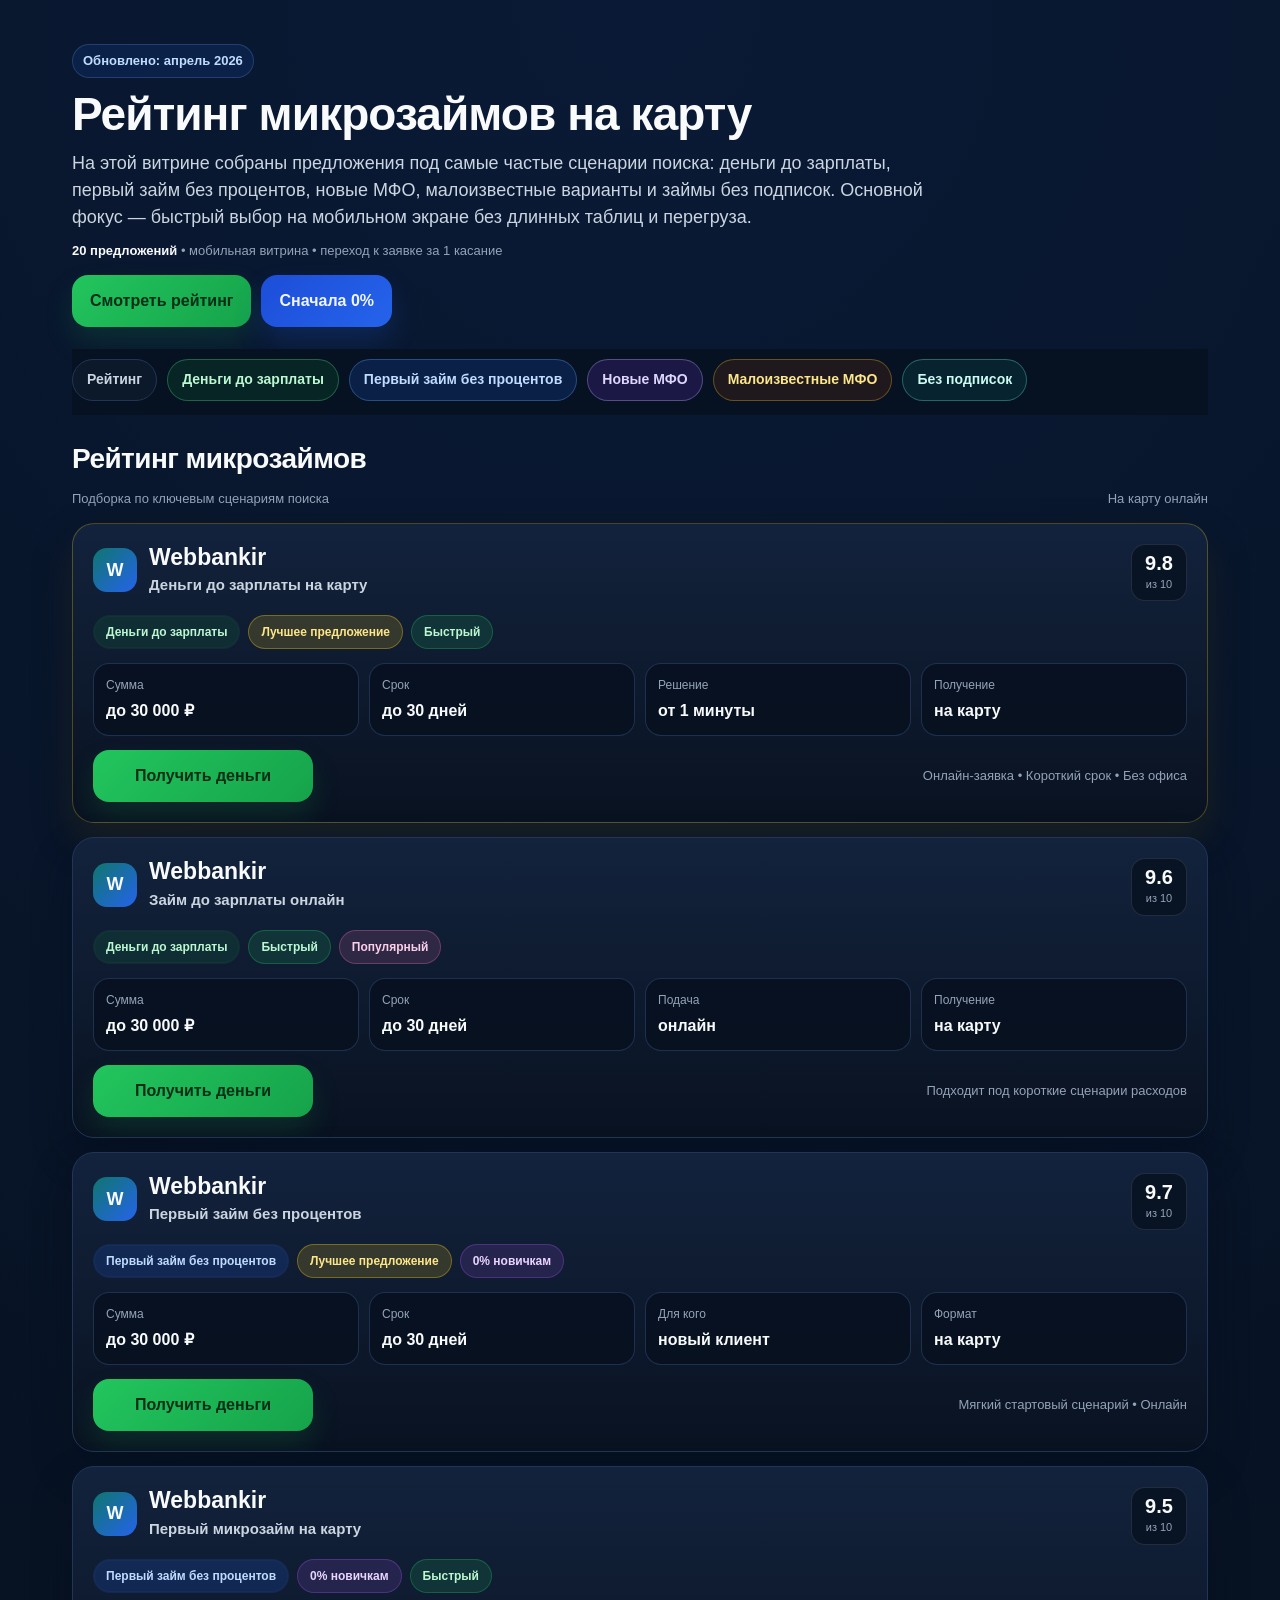
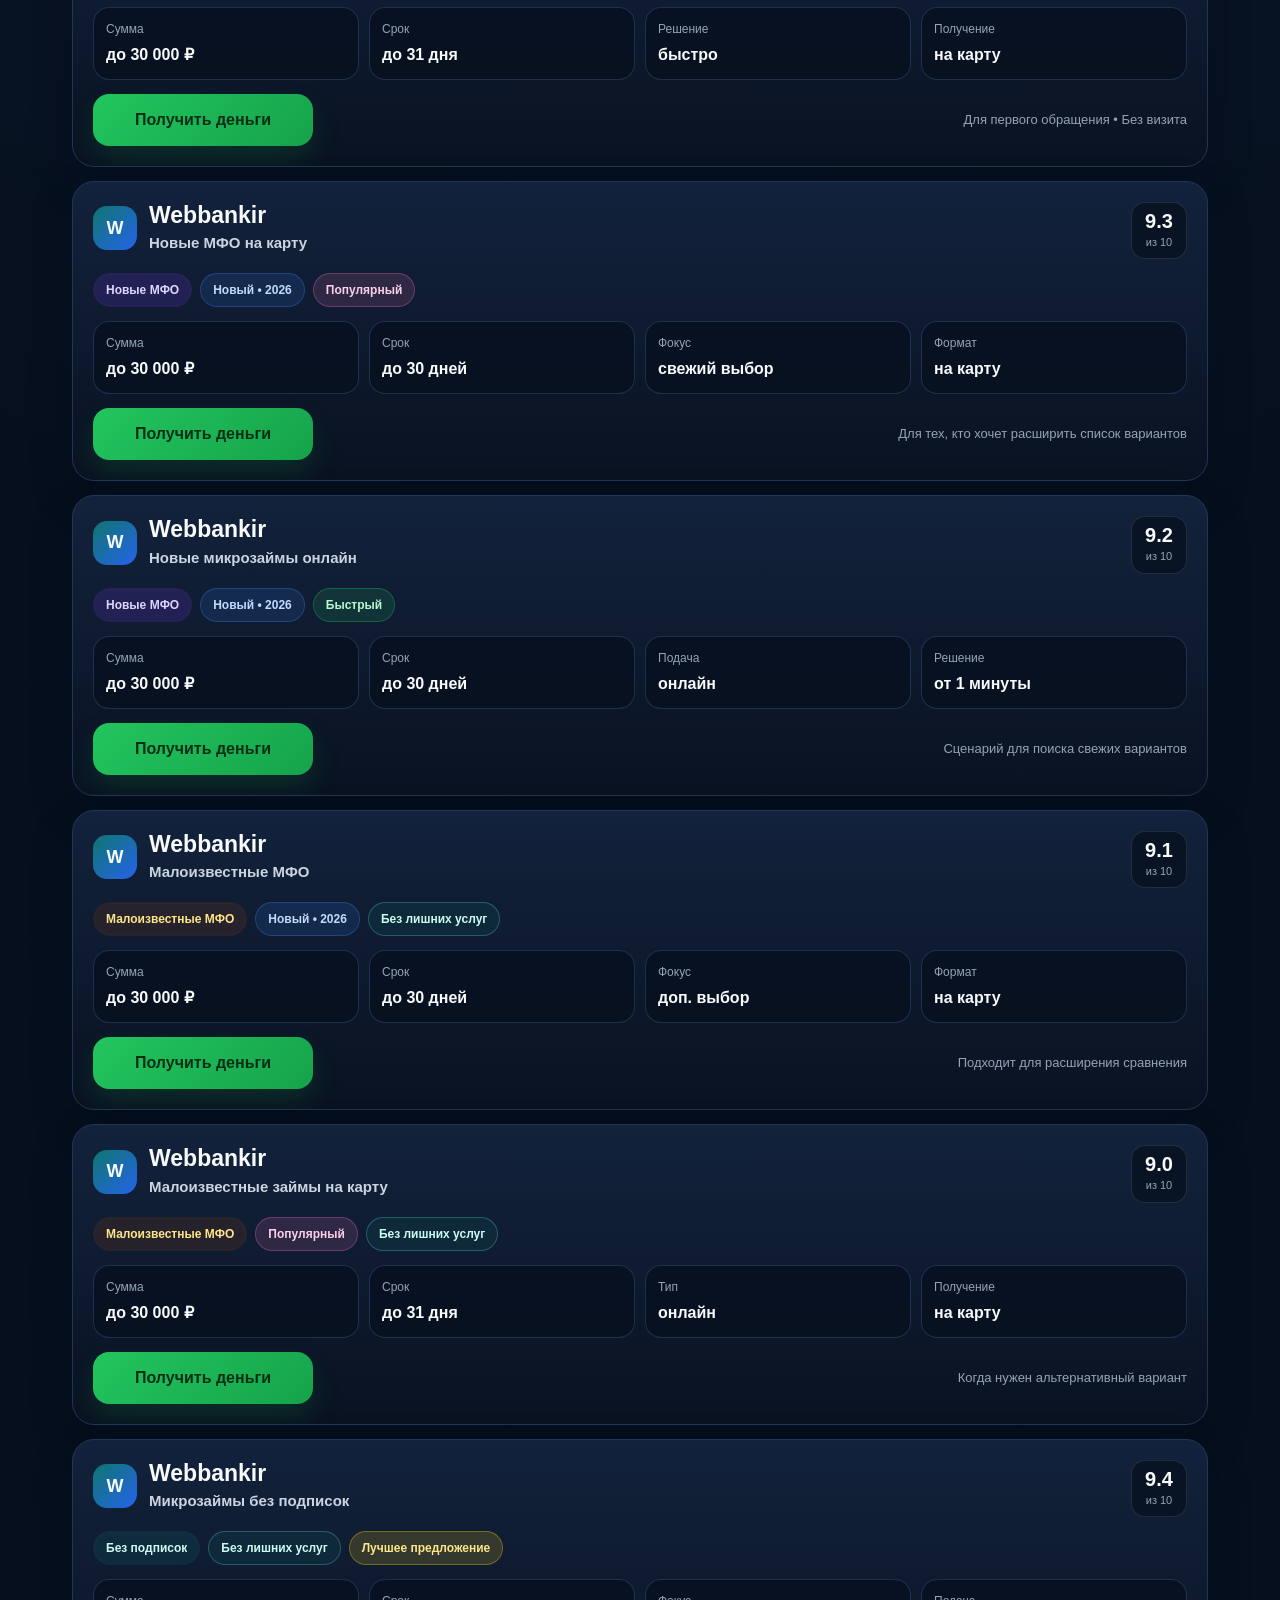
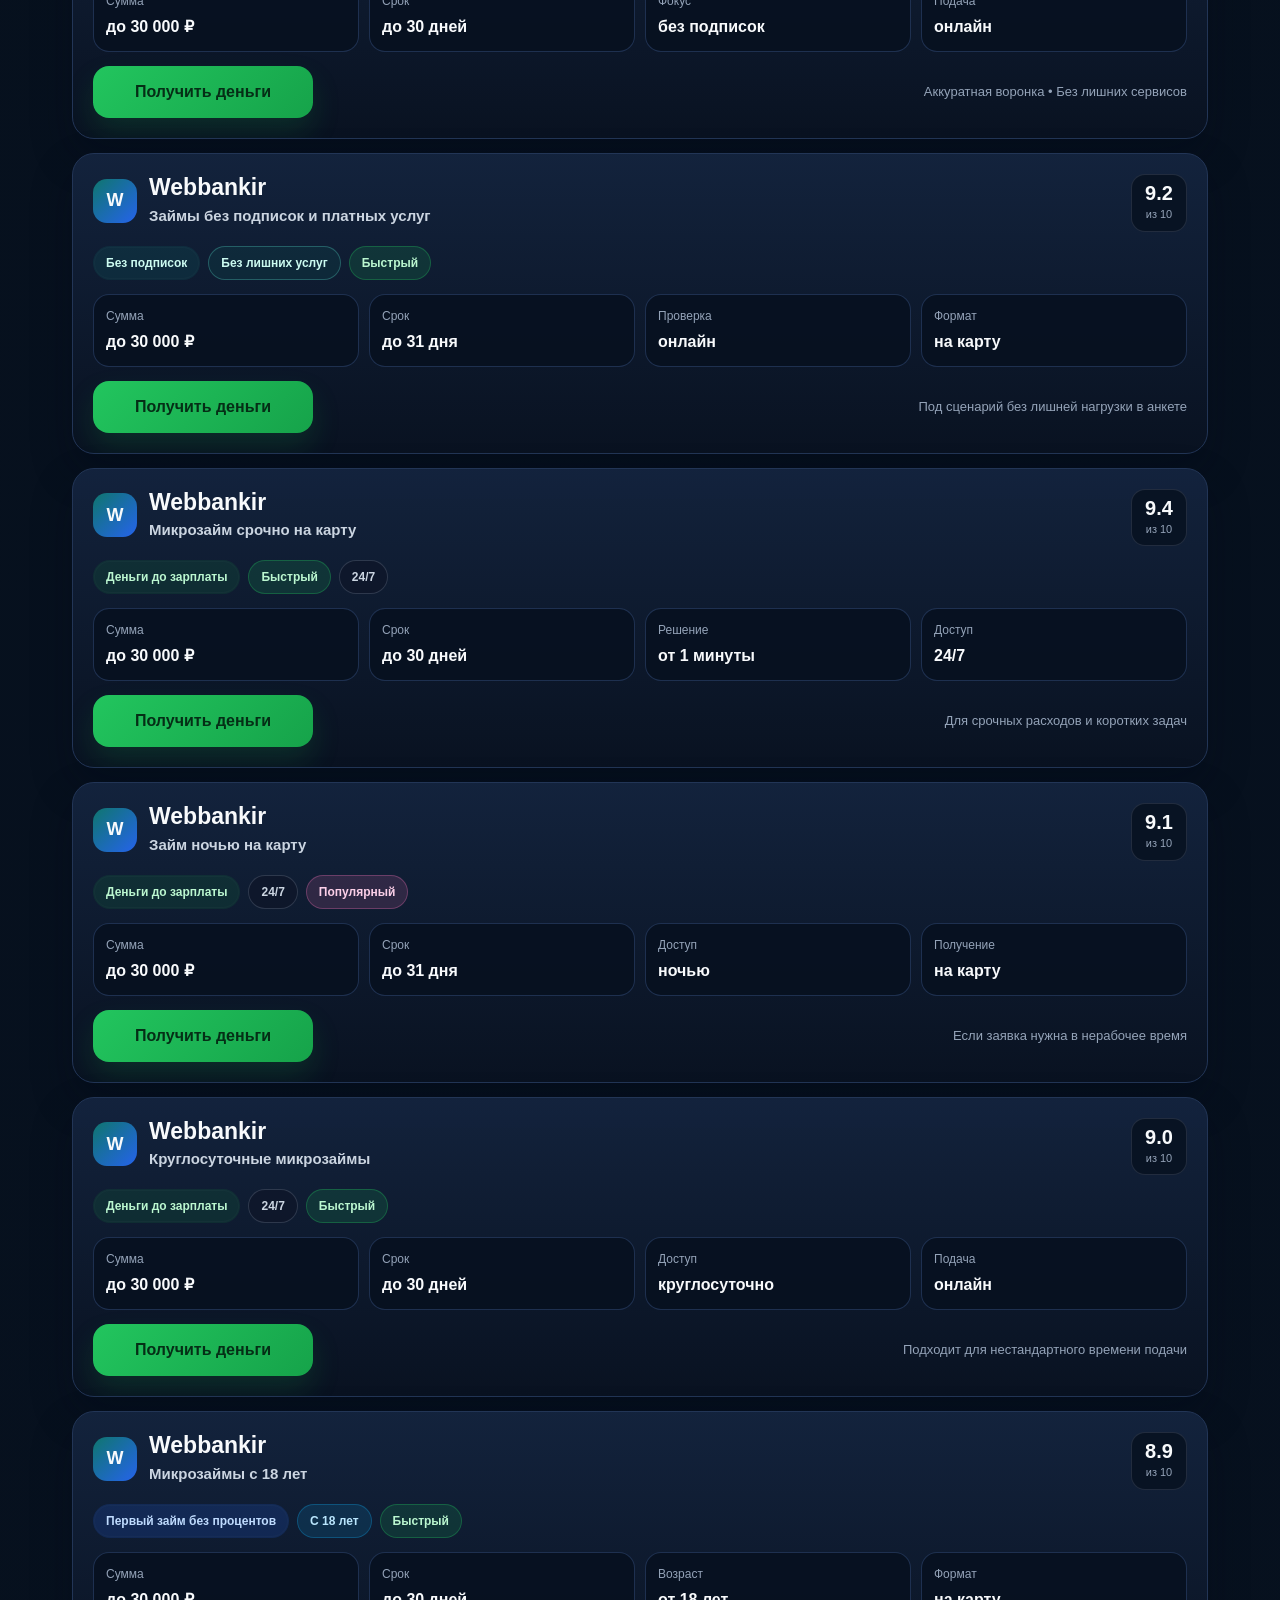
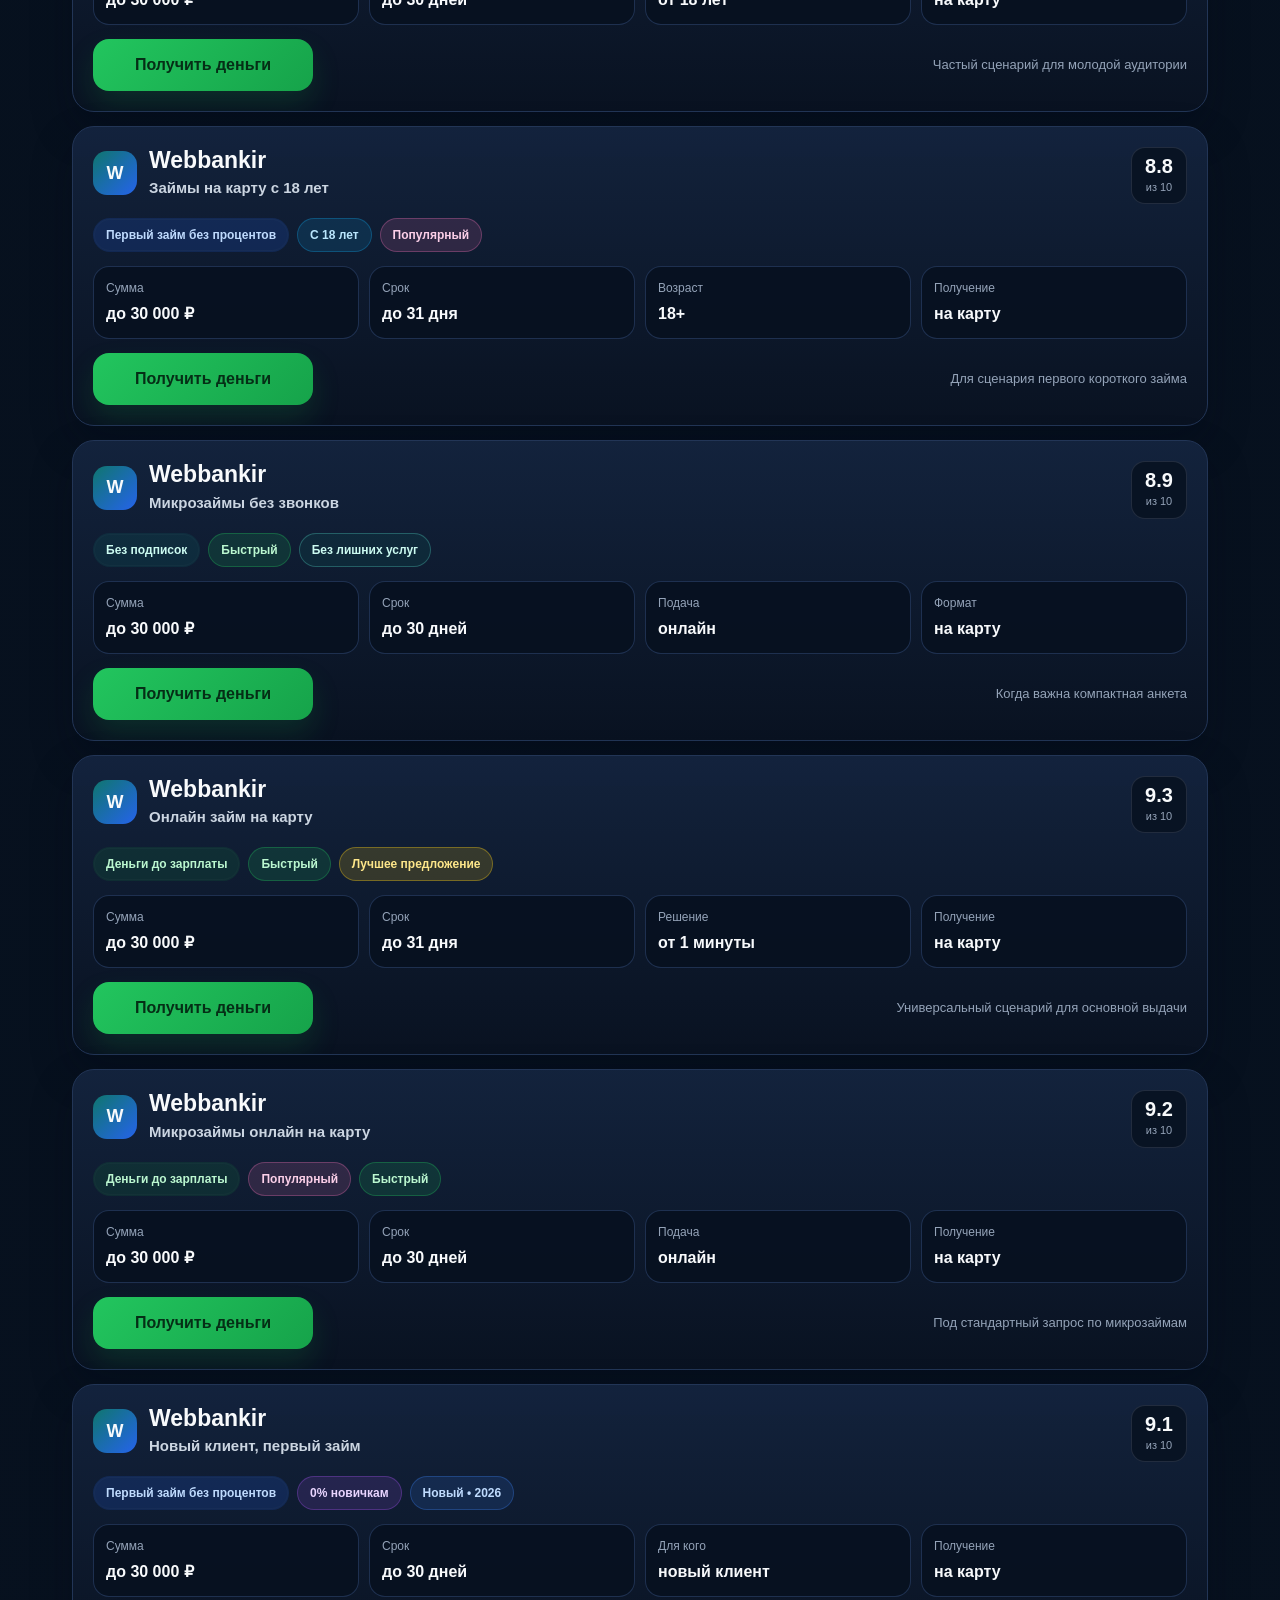
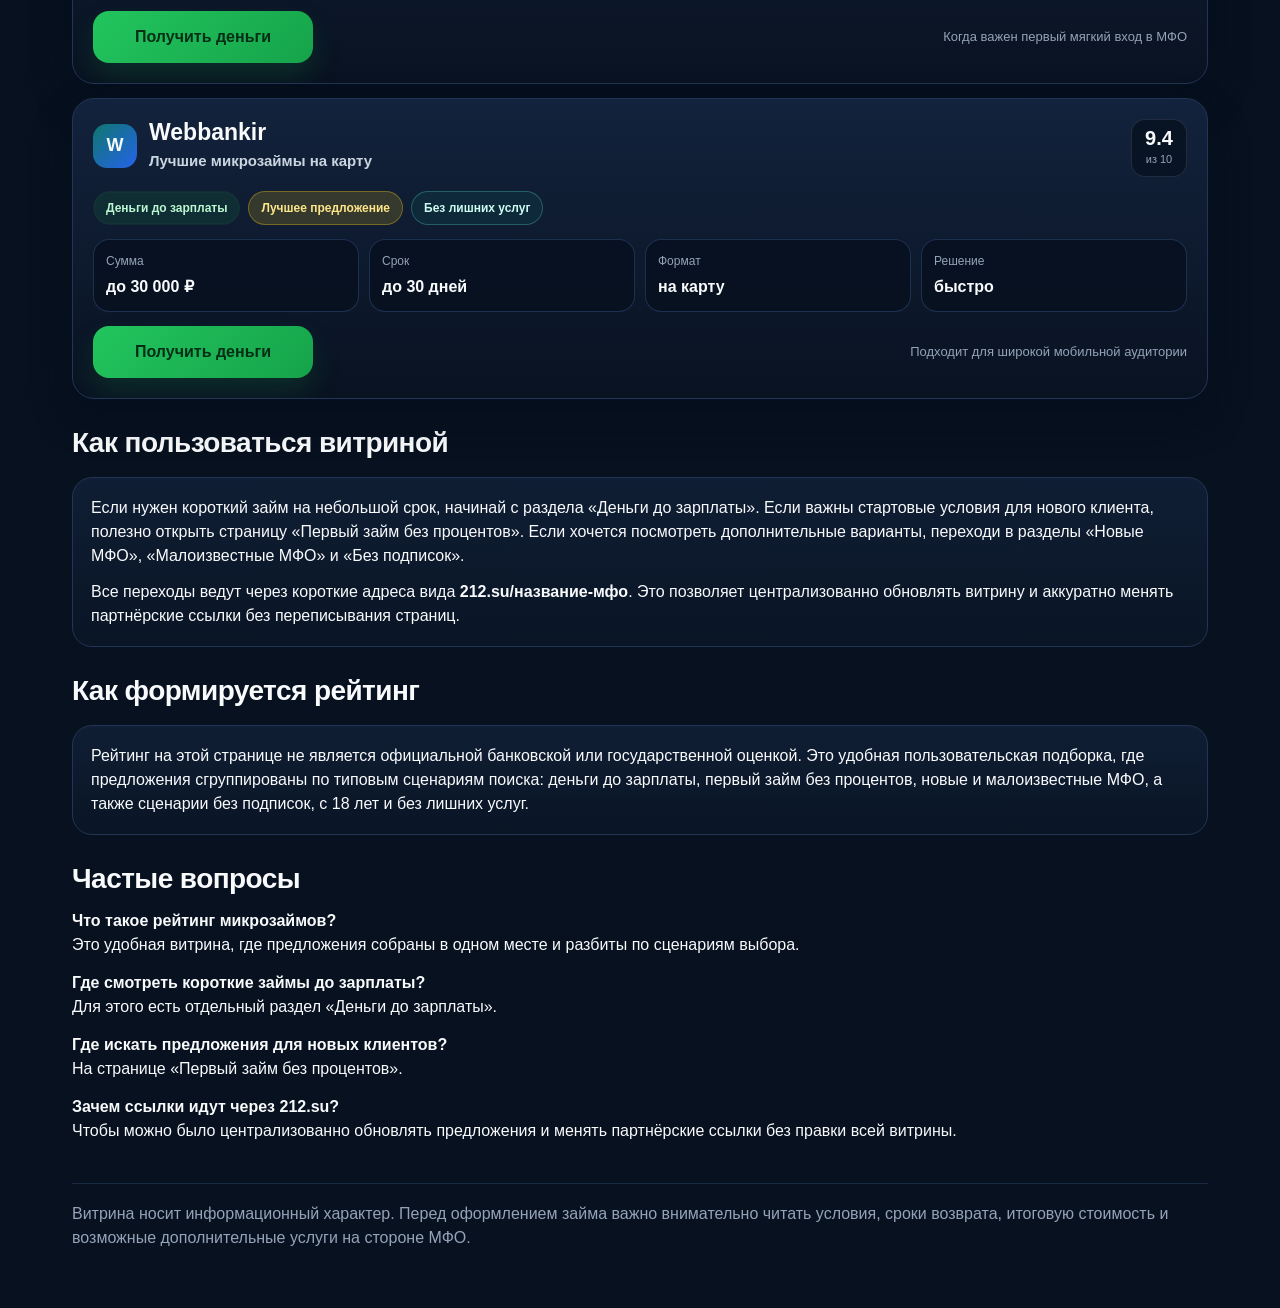
<file: index.html>
<!DOCTYPE html>
<html lang="ru">
<head>
  <meta charset="UTF-8">
  <meta name="viewport" content="width=device-width, initial-scale=1.0">
  <title>Рейтинг микрозаймов на карту — деньги до зарплаты, первый займ без процентов, новые МФО</title>
  <meta name="description" content="Рейтинг микрозаймов на карту: деньги до зарплаты, первый займ без процентов, новые МФО, малоизвестные варианты и займы без подписок.">
  <link rel="stylesheet" href="style.css">
</head>
<body>
  <div class="container">
    <header>
      <div class="badge">Обновлено: апрель 2026</div>
      <h1>Рейтинг микрозаймов на карту</h1>
      <p class="lead">На этой витрине собраны предложения под самые частые сценарии поиска: деньги до зарплаты, первый займ без процентов, новые МФО, малоизвестные варианты и займы без подписок. Основной фокус — быстрый выбор на мобильном экране без длинных таблиц и перегруза.</p>
      <div class="hero-meta"><strong>20 предложений</strong> • мобильная витрина • переход к заявке за 1 касание</div>
      <div class="hero-actions">
        <a class="button" href="#rating-list">Смотреть рейтинг</a>
        <a class="button button-secondary" href="pervyi-zaim-bez-procentov.html">Сначала 0%</a>
      </div>
    </header>

    <div class="section-tabs-wrap">
      <div class="section-tabs">
        <a class="section-tab section-tab--ghost" href="#rating-list">Рейтинг</a>
        <a class="section-tab section-tab--payday" href="dengi-do-zarplaty.html">Деньги до зарплаты</a>
        <a class="section-tab section-tab--first" href="pervyi-zaim-bez-procentov.html">Первый займ без процентов</a>
        <a class="section-tab section-tab--new" href="novye-mfo.html">Новые МФО</a>
        <a class="section-tab section-tab--rare" href="maloizvestnye-mfo.html">Малоизвестные МФО</a>
        <a class="section-tab section-tab--clean" href="bez-podpisok.html">Без подписок</a>
      </div>
    </div>

    <section id="rating-list">
      <h2>Рейтинг микрозаймов</h2>
      <div class="rating-toolbar">
        <span>Подборка по ключевым сценариям поиска</span>
        <span>На карту онлайн</span>
      </div>

      <div class="rating-list">
        <article class="rating-card rating-card--featured">
          <div class="rating-card__header">
            <div class="rating-card__brand-wrap">
              <div class="logo-box">W</div>
              <div>
                <h3 class="rating-card__brand">Webbankir</h3>
                <p class="rating-card__scenario">Деньги до зарплаты на карту</p>
              </div>
            </div>
            <div class="rating-card__score"><strong>9.8</strong><span>из 10</span></div>
          </div>
          <div class="rating-card__badges">
            <a class="section-badge section-badge--payday" href="dengi-do-zarplaty.html">Деньги до зарплаты</a>
            <span class="signal signal-best">Лучшее предложение</span>
            <span class="signal signal-fast">Быстрый</span>
          </div>
          <div class="rating-card__metrics">
            <div class="metric"><span class="metric__label">Сумма</span><span class="metric__value">до 30 000 ₽</span></div>
            <div class="metric"><span class="metric__label">Срок</span><span class="metric__value">до 30 дней</span></div>
            <div class="metric"><span class="metric__label">Решение</span><span class="metric__value">от 1 минуты</span></div>
            <div class="metric"><span class="metric__label">Получение</span><span class="metric__value">на карту</span></div>
          </div>
          <div class="rating-card__footer">
            <a class="cta-button" href="https://212.su/webbankir">Получить деньги</a>
            <div class="rating-card__trust">Онлайн-заявка • Короткий срок • Без офиса</div>
          </div>
        </article>

        <article class="rating-card"><div class="rating-card__header"><div class="rating-card__brand-wrap"><div class="logo-box">W</div><div><h3 class="rating-card__brand">Webbankir</h3><p class="rating-card__scenario">Займ до зарплаты онлайн</p></div></div><div class="rating-card__score"><strong>9.6</strong><span>из 10</span></div></div><div class="rating-card__badges"><a class="section-badge section-badge--payday" href="dengi-do-zarplaty.html">Деньги до зарплаты</a><span class="signal signal-fast">Быстрый</span><span class="signal signal-top">Популярный</span></div><div class="rating-card__metrics"><div class="metric"><span class="metric__label">Сумма</span><span class="metric__value">до 30 000 ₽</span></div><div class="metric"><span class="metric__label">Срок</span><span class="metric__value">до 30 дней</span></div><div class="metric"><span class="metric__label">Подача</span><span class="metric__value">онлайн</span></div><div class="metric"><span class="metric__label">Получение</span><span class="metric__value">на карту</span></div></div><div class="rating-card__footer"><a class="cta-button" href="https://212.su/webbankir">Получить деньги</a><div class="rating-card__trust">Подходит под короткие сценарии расходов</div></div></article>
        <article class="rating-card"><div class="rating-card__header"><div class="rating-card__brand-wrap"><div class="logo-box">W</div><div><h3 class="rating-card__brand">Webbankir</h3><p class="rating-card__scenario">Первый займ без процентов</p></div></div><div class="rating-card__score"><strong>9.7</strong><span>из 10</span></div></div><div class="rating-card__badges"><a class="section-badge section-badge--first" href="pervyi-zaim-bez-procentov.html">Первый займ без процентов</a><span class="signal signal-best">Лучшее предложение</span><span class="signal signal-safe">0% новичкам</span></div><div class="rating-card__metrics"><div class="metric"><span class="metric__label">Сумма</span><span class="metric__value">до 30 000 ₽</span></div><div class="metric"><span class="metric__label">Срок</span><span class="metric__value">до 30 дней</span></div><div class="metric"><span class="metric__label">Для кого</span><span class="metric__value">новый клиент</span></div><div class="metric"><span class="metric__label">Формат</span><span class="metric__value">на карту</span></div></div><div class="rating-card__footer"><a class="cta-button" href="https://212.su/webbankir">Получить деньги</a><div class="rating-card__trust">Мягкий стартовый сценарий • Онлайн</div></div></article>
        <article class="rating-card"><div class="rating-card__header"><div class="rating-card__brand-wrap"><div class="logo-box">W</div><div><h3 class="rating-card__brand">Webbankir</h3><p class="rating-card__scenario">Первый микрозайм на карту</p></div></div><div class="rating-card__score"><strong>9.5</strong><span>из 10</span></div></div><div class="rating-card__badges"><a class="section-badge section-badge--first" href="pervyi-zaim-bez-procentov.html">Первый займ без процентов</a><span class="signal signal-safe">0% новичкам</span><span class="signal signal-fast">Быстрый</span></div><div class="rating-card__metrics"><div class="metric"><span class="metric__label">Сумма</span><span class="metric__value">до 30 000 ₽</span></div><div class="metric"><span class="metric__label">Срок</span><span class="metric__value">до 31 дня</span></div><div class="metric"><span class="metric__label">Решение</span><span class="metric__value">быстро</span></div><div class="metric"><span class="metric__label">Получение</span><span class="metric__value">на карту</span></div></div><div class="rating-card__footer"><a class="cta-button" href="https://212.su/webbankir">Получить деньги</a><div class="rating-card__trust">Для первого обращения • Без визита</div></div></article>
        <article class="rating-card"><div class="rating-card__header"><div class="rating-card__brand-wrap"><div class="logo-box">W</div><div><h3 class="rating-card__brand">Webbankir</h3><p class="rating-card__scenario">Новые МФО на карту</p></div></div><div class="rating-card__score"><strong>9.3</strong><span>из 10</span></div></div><div class="rating-card__badges"><a class="section-badge section-badge--new" href="novye-mfo.html">Новые МФО</a><span class="signal signal-new">Новый • 2026</span><span class="signal signal-top">Популярный</span></div><div class="rating-card__metrics"><div class="metric"><span class="metric__label">Сумма</span><span class="metric__value">до 30 000 ₽</span></div><div class="metric"><span class="metric__label">Срок</span><span class="metric__value">до 30 дней</span></div><div class="metric"><span class="metric__label">Фокус</span><span class="metric__value">свежий выбор</span></div><div class="metric"><span class="metric__label">Формат</span><span class="metric__value">на карту</span></div></div><div class="rating-card__footer"><a class="cta-button" href="https://212.su/webbankir">Получить деньги</a><div class="rating-card__trust">Для тех, кто хочет расширить список вариантов</div></div></article>
        <article class="rating-card"><div class="rating-card__header"><div class="rating-card__brand-wrap"><div class="logo-box">W</div><div><h3 class="rating-card__brand">Webbankir</h3><p class="rating-card__scenario">Новые микрозаймы онлайн</p></div></div><div class="rating-card__score"><strong>9.2</strong><span>из 10</span></div></div><div class="rating-card__badges"><a class="section-badge section-badge--new" href="novye-mfo.html">Новые МФО</a><span class="signal signal-new">Новый • 2026</span><span class="signal signal-fast">Быстрый</span></div><div class="rating-card__metrics"><div class="metric"><span class="metric__label">Сумма</span><span class="metric__value">до 30 000 ₽</span></div><div class="metric"><span class="metric__label">Срок</span><span class="metric__value">до 30 дней</span></div><div class="metric"><span class="metric__label">Подача</span><span class="metric__value">онлайн</span></div><div class="metric"><span class="metric__label">Решение</span><span class="metric__value">от 1 минуты</span></div></div><div class="rating-card__footer"><a class="cta-button" href="https://212.su/webbankir">Получить деньги</a><div class="rating-card__trust">Сценарий для поиска свежих вариантов</div></div></article>
        <article class="rating-card"><div class="rating-card__header"><div class="rating-card__brand-wrap"><div class="logo-box">W</div><div><h3 class="rating-card__brand">Webbankir</h3><p class="rating-card__scenario">Малоизвестные МФО</p></div></div><div class="rating-card__score"><strong>9.1</strong><span>из 10</span></div></div><div class="rating-card__badges"><a class="section-badge section-badge--rare" href="maloizvestnye-mfo.html">Малоизвестные МФО</a><span class="signal signal-new">Новый • 2026</span><span class="signal signal-clear">Без лишних услуг</span></div><div class="rating-card__metrics"><div class="metric"><span class="metric__label">Сумма</span><span class="metric__value">до 30 000 ₽</span></div><div class="metric"><span class="metric__label">Срок</span><span class="metric__value">до 30 дней</span></div><div class="metric"><span class="metric__label">Фокус</span><span class="metric__value">доп. выбор</span></div><div class="metric"><span class="metric__label">Формат</span><span class="metric__value">на карту</span></div></div><div class="rating-card__footer"><a class="cta-button" href="https://212.su/webbankir">Получить деньги</a><div class="rating-card__trust">Подходит для расширения сравнения</div></div></article>
        <article class="rating-card"><div class="rating-card__header"><div class="rating-card__brand-wrap"><div class="logo-box">W</div><div><h3 class="rating-card__brand">Webbankir</h3><p class="rating-card__scenario">Малоизвестные займы на карту</p></div></div><div class="rating-card__score"><strong>9.0</strong><span>из 10</span></div></div><div class="rating-card__badges"><a class="section-badge section-badge--rare" href="maloizvestnye-mfo.html">Малоизвестные МФО</a><span class="signal signal-top">Популярный</span><span class="signal signal-clear">Без лишних услуг</span></div><div class="rating-card__metrics"><div class="metric"><span class="metric__label">Сумма</span><span class="metric__value">до 30 000 ₽</span></div><div class="metric"><span class="metric__label">Срок</span><span class="metric__value">до 31 дня</span></div><div class="metric"><span class="metric__label">Тип</span><span class="metric__value">онлайн</span></div><div class="metric"><span class="metric__label">Получение</span><span class="metric__value">на карту</span></div></div><div class="rating-card__footer"><a class="cta-button" href="https://212.su/webbankir">Получить деньги</a><div class="rating-card__trust">Когда нужен альтернативный вариант</div></div></article>
        <article class="rating-card"><div class="rating-card__header"><div class="rating-card__brand-wrap"><div class="logo-box">W</div><div><h3 class="rating-card__brand">Webbankir</h3><p class="rating-card__scenario">Микрозаймы без подписок</p></div></div><div class="rating-card__score"><strong>9.4</strong><span>из 10</span></div></div><div class="rating-card__badges"><a class="section-badge section-badge--clean" href="bez-podpisok.html">Без подписок</a><span class="signal signal-clear">Без лишних услуг</span><span class="signal signal-best">Лучшее предложение</span></div><div class="rating-card__metrics"><div class="metric"><span class="metric__label">Сумма</span><span class="metric__value">до 30 000 ₽</span></div><div class="metric"><span class="metric__label">Срок</span><span class="metric__value">до 30 дней</span></div><div class="metric"><span class="metric__label">Фокус</span><span class="metric__value">без подписок</span></div><div class="metric"><span class="metric__label">Подача</span><span class="metric__value">онлайн</span></div></div><div class="rating-card__footer"><a class="cta-button" href="https://212.su/webbankir">Получить деньги</a><div class="rating-card__trust">Аккуратная воронка • Без лишних сервисов</div></div></article>
        <article class="rating-card"><div class="rating-card__header"><div class="rating-card__brand-wrap"><div class="logo-box">W</div><div><h3 class="rating-card__brand">Webbankir</h3><p class="rating-card__scenario">Займы без подписок и платных услуг</p></div></div><div class="rating-card__score"><strong>9.2</strong><span>из 10</span></div></div><div class="rating-card__badges"><a class="section-badge section-badge--clean" href="bez-podpisok.html">Без подписок</a><span class="signal signal-clear">Без лишних услуг</span><span class="signal signal-fast">Быстрый</span></div><div class="rating-card__metrics"><div class="metric"><span class="metric__label">Сумма</span><span class="metric__value">до 30 000 ₽</span></div><div class="metric"><span class="metric__label">Срок</span><span class="metric__value">до 31 дня</span></div><div class="metric"><span class="metric__label">Проверка</span><span class="metric__value">онлайн</span></div><div class="metric"><span class="metric__label">Формат</span><span class="metric__value">на карту</span></div></div><div class="rating-card__footer"><a class="cta-button" href="https://212.su/webbankir">Получить деньги</a><div class="rating-card__trust">Под сценарий без лишней нагрузки в анкете</div></div></article>
        <article class="rating-card"><div class="rating-card__header"><div class="rating-card__brand-wrap"><div class="logo-box">W</div><div><h3 class="rating-card__brand">Webbankir</h3><p class="rating-card__scenario">Микрозайм срочно на карту</p></div></div><div class="rating-card__score"><strong>9.4</strong><span>из 10</span></div></div><div class="rating-card__badges"><a class="section-badge section-badge--payday" href="dengi-do-zarplaty.html">Деньги до зарплаты</a><span class="signal signal-fast">Быстрый</span><span class="signal signal-night">24/7</span></div><div class="rating-card__metrics"><div class="metric"><span class="metric__label">Сумма</span><span class="metric__value">до 30 000 ₽</span></div><div class="metric"><span class="metric__label">Срок</span><span class="metric__value">до 30 дней</span></div><div class="metric"><span class="metric__label">Решение</span><span class="metric__value">от 1 минуты</span></div><div class="metric"><span class="metric__label">Доступ</span><span class="metric__value">24/7</span></div></div><div class="rating-card__footer"><a class="cta-button" href="https://212.su/webbankir">Получить деньги</a><div class="rating-card__trust">Для срочных расходов и коротких задач</div></div></article>
        <article class="rating-card"><div class="rating-card__header"><div class="rating-card__brand-wrap"><div class="logo-box">W</div><div><h3 class="rating-card__brand">Webbankir</h3><p class="rating-card__scenario">Займ ночью на карту</p></div></div><div class="rating-card__score"><strong>9.1</strong><span>из 10</span></div></div><div class="rating-card__badges"><a class="section-badge section-badge--payday" href="dengi-do-zarplaty.html">Деньги до зарплаты</a><span class="signal signal-night">24/7</span><span class="signal signal-top">Популярный</span></div><div class="rating-card__metrics"><div class="metric"><span class="metric__label">Сумма</span><span class="metric__value">до 30 000 ₽</span></div><div class="metric"><span class="metric__label">Срок</span><span class="metric__value">до 31 дня</span></div><div class="metric"><span class="metric__label">Доступ</span><span class="metric__value">ночью</span></div><div class="metric"><span class="metric__label">Получение</span><span class="metric__value">на карту</span></div></div><div class="rating-card__footer"><a class="cta-button" href="https://212.su/webbankir">Получить деньги</a><div class="rating-card__trust">Если заявка нужна в нерабочее время</div></div></article>
        <article class="rating-card"><div class="rating-card__header"><div class="rating-card__brand-wrap"><div class="logo-box">W</div><div><h3 class="rating-card__brand">Webbankir</h3><p class="rating-card__scenario">Круглосуточные микрозаймы</p></div></div><div class="rating-card__score"><strong>9.0</strong><span>из 10</span></div></div><div class="rating-card__badges"><a class="section-badge section-badge--payday" href="dengi-do-zarplaty.html">Деньги до зарплаты</a><span class="signal signal-night">24/7</span><span class="signal signal-fast">Быстрый</span></div><div class="rating-card__metrics"><div class="metric"><span class="metric__label">Сумма</span><span class="metric__value">до 30 000 ₽</span></div><div class="metric"><span class="metric__label">Срок</span><span class="metric__value">до 30 дней</span></div><div class="metric"><span class="metric__label">Доступ</span><span class="metric__value">круглосуточно</span></div><div class="metric"><span class="metric__label">Подача</span><span class="metric__value">онлайн</span></div></div><div class="rating-card__footer"><a class="cta-button" href="https://212.su/webbankir">Получить деньги</a><div class="rating-card__trust">Подходит для нестандартного времени подачи</div></div></article>
        <article class="rating-card"><div class="rating-card__header"><div class="rating-card__brand-wrap"><div class="logo-box">W</div><div><h3 class="rating-card__brand">Webbankir</h3><p class="rating-card__scenario">Микрозаймы с 18 лет</p></div></div><div class="rating-card__score"><strong>8.9</strong><span>из 10</span></div></div><div class="rating-card__badges"><a class="section-badge section-badge--first" href="pervyi-zaim-bez-procentov.html">Первый займ без процентов</a><span class="signal signal-age">С 18 лет</span><span class="signal signal-fast">Быстрый</span></div><div class="rating-card__metrics"><div class="metric"><span class="metric__label">Сумма</span><span class="metric__value">до 30 000 ₽</span></div><div class="metric"><span class="metric__label">Срок</span><span class="metric__value">до 30 дней</span></div><div class="metric"><span class="metric__label">Возраст</span><span class="metric__value">от 18 лет</span></div><div class="metric"><span class="metric__label">Формат</span><span class="metric__value">на карту</span></div></div><div class="rating-card__footer"><a class="cta-button" href="https://212.su/webbankir">Получить деньги</a><div class="rating-card__trust">Частый сценарий для молодой аудитории</div></div></article>
        <article class="rating-card"><div class="rating-card__header"><div class="rating-card__brand-wrap"><div class="logo-box">W</div><div><h3 class="rating-card__brand">Webbankir</h3><p class="rating-card__scenario">Займы на карту с 18 лет</p></div></div><div class="rating-card__score"><strong>8.8</strong><span>из 10</span></div></div><div class="rating-card__badges"><a class="section-badge section-badge--first" href="pervyi-zaim-bez-procentov.html">Первый займ без процентов</a><span class="signal signal-age">С 18 лет</span><span class="signal signal-top">Популярный</span></div><div class="rating-card__metrics"><div class="metric"><span class="metric__label">Сумма</span><span class="metric__value">до 30 000 ₽</span></div><div class="metric"><span class="metric__label">Срок</span><span class="metric__value">до 31 дня</span></div><div class="metric"><span class="metric__label">Возраст</span><span class="metric__value">18+</span></div><div class="metric"><span class="metric__label">Получение</span><span class="metric__value">на карту</span></div></div><div class="rating-card__footer"><a class="cta-button" href="https://212.su/webbankir">Получить деньги</a><div class="rating-card__trust">Для сценария первого короткого займа</div></div></article>
        <article class="rating-card"><div class="rating-card__header"><div class="rating-card__brand-wrap"><div class="logo-box">W</div><div><h3 class="rating-card__brand">Webbankir</h3><p class="rating-card__scenario">Микрозаймы без звонков</p></div></div><div class="rating-card__score"><strong>8.9</strong><span>из 10</span></div></div><div class="rating-card__badges"><a class="section-badge section-badge--clean" href="bez-podpisok.html">Без подписок</a><span class="signal signal-fast">Быстрый</span><span class="signal signal-clear">Без лишних услуг</span></div><div class="rating-card__metrics"><div class="metric"><span class="metric__label">Сумма</span><span class="metric__value">до 30 000 ₽</span></div><div class="metric"><span class="metric__label">Срок</span><span class="metric__value">до 30 дней</span></div><div class="metric"><span class="metric__label">Подача</span><span class="metric__value">онлайн</span></div><div class="metric"><span class="metric__label">Формат</span><span class="metric__value">на карту</span></div></div><div class="rating-card__footer"><a class="cta-button" href="https://212.su/webbankir">Получить деньги</a><div class="rating-card__trust">Когда важна компактная анкета</div></div></article>
        <article class="rating-card"><div class="rating-card__header"><div class="rating-card__brand-wrap"><div class="logo-box">W</div><div><h3 class="rating-card__brand">Webbankir</h3><p class="rating-card__scenario">Онлайн займ на карту</p></div></div><div class="rating-card__score"><strong>9.3</strong><span>из 10</span></div></div><div class="rating-card__badges"><a class="section-badge section-badge--payday" href="dengi-do-zarplaty.html">Деньги до зарплаты</a><span class="signal signal-fast">Быстрый</span><span class="signal signal-best">Лучшее предложение</span></div><div class="rating-card__metrics"><div class="metric"><span class="metric__label">Сумма</span><span class="metric__value">до 30 000 ₽</span></div><div class="metric"><span class="metric__label">Срок</span><span class="metric__value">до 31 дня</span></div><div class="metric"><span class="metric__label">Решение</span><span class="metric__value">от 1 минуты</span></div><div class="metric"><span class="metric__label">Получение</span><span class="metric__value">на карту</span></div></div><div class="rating-card__footer"><a class="cta-button" href="https://212.su/webbankir">Получить деньги</a><div class="rating-card__trust">Универсальный сценарий для основной выдачи</div></div></article>
        <article class="rating-card"><div class="rating-card__header"><div class="rating-card__brand-wrap"><div class="logo-box">W</div><div><h3 class="rating-card__brand">Webbankir</h3><p class="rating-card__scenario">Микрозаймы онлайн на карту</p></div></div><div class="rating-card__score"><strong>9.2</strong><span>из 10</span></div></div><div class="rating-card__badges"><a class="section-badge section-badge--payday" href="dengi-do-zarplaty.html">Деньги до зарплаты</a><span class="signal signal-top">Популярный</span><span class="signal signal-fast">Быстрый</span></div><div class="rating-card__metrics"><div class="metric"><span class="metric__label">Сумма</span><span class="metric__value">до 30 000 ₽</span></div><div class="metric"><span class="metric__label">Срок</span><span class="metric__value">до 30 дней</span></div><div class="metric"><span class="metric__label">Подача</span><span class="metric__value">онлайн</span></div><div class="metric"><span class="metric__label">Получение</span><span class="metric__value">на карту</span></div></div><div class="rating-card__footer"><a class="cta-button" href="https://212.su/webbankir">Получить деньги</a><div class="rating-card__trust">Под стандартный запрос по микрозаймам</div></div></article>
        <article class="rating-card"><div class="rating-card__header"><div class="rating-card__brand-wrap"><div class="logo-box">W</div><div><h3 class="rating-card__brand">Webbankir</h3><p class="rating-card__scenario">Новый клиент, первый займ</p></div></div><div class="rating-card__score"><strong>9.1</strong><span>из 10</span></div></div><div class="rating-card__badges"><a class="section-badge section-badge--first" href="pervyi-zaim-bez-procentov.html">Первый займ без процентов</a><span class="signal signal-safe">0% новичкам</span><span class="signal signal-new">Новый • 2026</span></div><div class="rating-card__metrics"><div class="metric"><span class="metric__label">Сумма</span><span class="metric__value">до 30 000 ₽</span></div><div class="metric"><span class="metric__label">Срок</span><span class="metric__value">до 30 дней</span></div><div class="metric"><span class="metric__label">Для кого</span><span class="metric__value">новый клиент</span></div><div class="metric"><span class="metric__label">Получение</span><span class="metric__value">на карту</span></div></div><div class="rating-card__footer"><a class="cta-button" href="https://212.su/webbankir">Получить деньги</a><div class="rating-card__trust">Когда важен первый мягкий вход в МФО</div></div></article>
        <article class="rating-card"><div class="rating-card__header"><div class="rating-card__brand-wrap"><div class="logo-box">W</div><div><h3 class="rating-card__brand">Webbankir</h3><p class="rating-card__scenario">Лучшие микрозаймы на карту</p></div></div><div class="rating-card__score"><strong>9.4</strong><span>из 10</span></div></div><div class="rating-card__badges"><a class="section-badge section-badge--payday" href="dengi-do-zarplaty.html">Деньги до зарплаты</a><span class="signal signal-best">Лучшее предложение</span><span class="signal signal-clear">Без лишних услуг</span></div><div class="rating-card__metrics"><div class="metric"><span class="metric__label">Сумма</span><span class="metric__value">до 30 000 ₽</span></div><div class="metric"><span class="metric__label">Срок</span><span class="metric__value">до 30 дней</span></div><div class="metric"><span class="metric__label">Формат</span><span class="metric__value">на карту</span></div><div class="metric"><span class="metric__label">Решение</span><span class="metric__value">быстро</span></div></div><div class="rating-card__footer"><a class="cta-button" href="https://212.su/webbankir">Получить деньги</a><div class="rating-card__trust">Подходит для широкой мобильной аудитории</div></div></article>
      </div>
    </section>

    <section>
      <h2>Как пользоваться витриной</h2>
      <div class="section-box">
        <p>Если нужен короткий займ на небольшой срок, начинай с раздела «Деньги до зарплаты». Если важны стартовые условия для нового клиента, полезно открыть страницу «Первый займ без процентов». Если хочется посмотреть дополнительные варианты, переходи в разделы «Новые МФО», «Малоизвестные МФО» и «Без подписок».</p>
        <p>Все переходы ведут через короткие адреса вида <strong>212.su/название-мфо</strong>. Это позволяет централизованно обновлять витрину и аккуратно менять партнёрские ссылки без переписывания страниц.</p>
      </div>
    </section>

    <section>
      <h2>Как формируется рейтинг</h2>
      <div class="section-box">
        <p>Рейтинг на этой странице не является официальной банковской или государственной оценкой. Это удобная пользовательская подборка, где предложения сгруппированы по типовым сценариям поиска: деньги до зарплаты, первый займ без процентов, новые и малоизвестные МФО, а также сценарии без подписок, с 18 лет и без лишних услуг.</p>
      </div>
    </section>

    <section>
      <h2>Частые вопросы</h2>
      <div class="faq-item"><strong>Что такое рейтинг микрозаймов?</strong><br>Это удобная витрина, где предложения собраны в одном месте и разбиты по сценариям выбора.</div>
      <div class="faq-item"><strong>Где смотреть короткие займы до зарплаты?</strong><br>Для этого есть отдельный раздел «Деньги до зарплаты».</div>
      <div class="faq-item"><strong>Где искать предложения для новых клиентов?</strong><br>На странице «Первый займ без процентов».</div>
      <div class="faq-item"><strong>Зачем ссылки идут через 212.su?</strong><br>Чтобы можно было централизованно обновлять предложения и менять партнёрские ссылки без правки всей витрины.</div>
    </section>

    <footer>
      <p>Витрина носит информационный характер. Перед оформлением займа важно внимательно читать условия, сроки возврата, итоговую стоимость и возможные дополнительные услуги на стороне МФО.</p>
    </footer>
  </div>
</body>
</html>
</file>
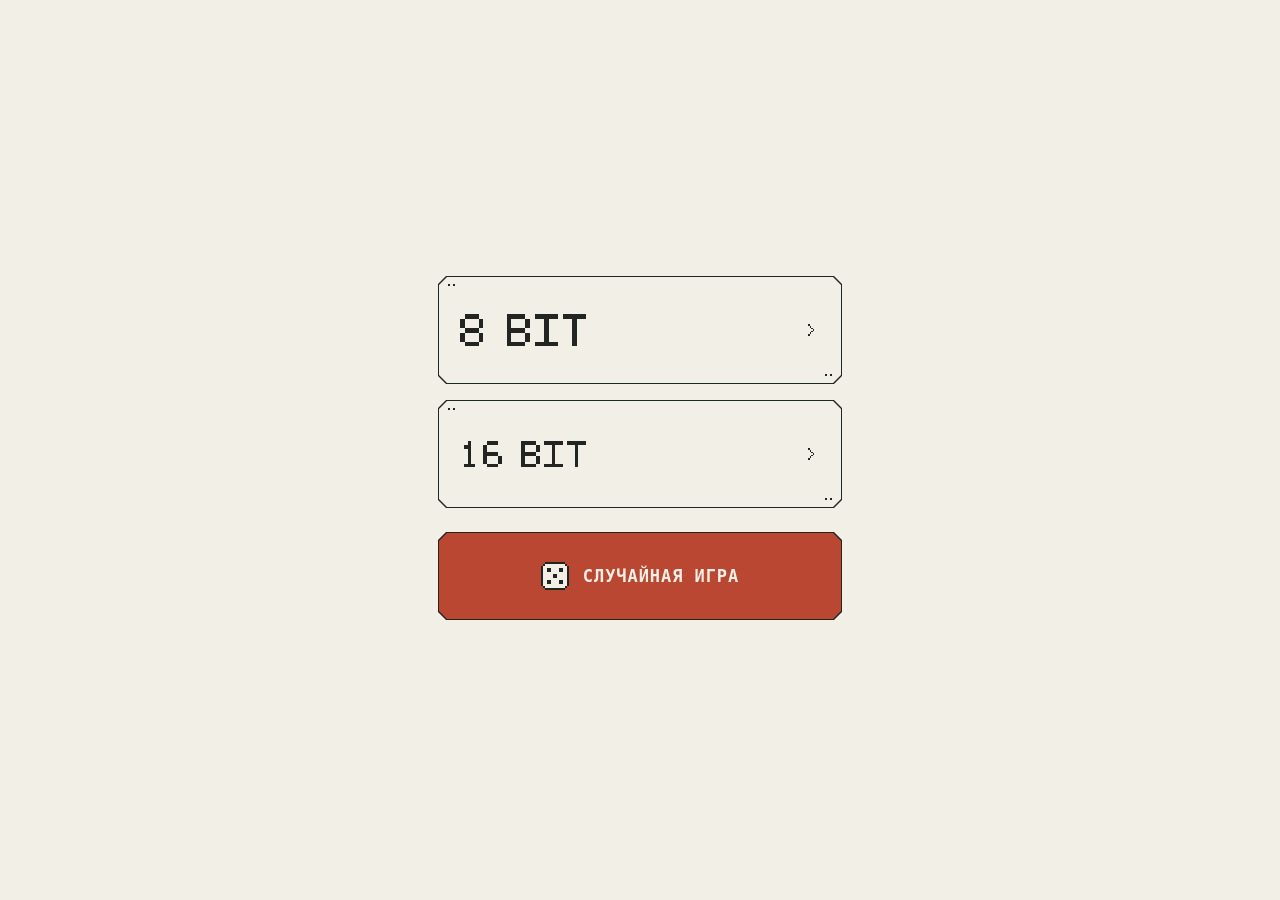
<file: save-arcade/index.html>
<!DOCTYPE html>
<html lang="en">
  <head>
    <meta charset="UTF-8" />
    <link rel="icon" type="image/svg+xml" href="/save-arcade/logo.svg" />
    <meta
      name="viewport"
      content="width=device-width, initial-scale=1, shrink-to-fit=no, user-scalable=no, viewport-fit=cover"
    />
    <title>SAVE Arcade</title>
    <script type="module" crossorigin src="/save-arcade/assets/index-D01t92U6.js"></script>
    <link rel="stylesheet" crossorigin href="/save-arcade/assets/index-DhKmFjmc.css">
    <script type="module">import'data:text/javascript,if(!import.meta.resolve)throw Error("import.meta.resolve not supported")';import.meta.url;import("_").catch(()=>1);(async function*(){})().next();window.__vite_is_modern_browser=true</script>
    <script type="module">!function(){if(window.__vite_is_modern_browser)return;console.warn("vite: loading legacy chunks, syntax error above and the same error below should be ignored");var e=document.getElementById("vite-legacy-polyfill"),n=document.createElement("script");n.src=e.src,n.onload=function(){System.import(document.getElementById('vite-legacy-entry').getAttribute('data-src'))},document.body.appendChild(n)}();</script>
  </head>
  <body>
    <div id="root"></div>
    <script nomodule>!function(){var e=document,t=e.createElement("script");if(!("noModule"in t)&&"onbeforeload"in t){var n=!1;e.addEventListener("beforeload",(function(e){if(e.target===t)n=!0;else if(!e.target.hasAttribute("nomodule")||!n)return;e.preventDefault()}),!0),t.type="module",t.src=".",e.head.appendChild(t),t.remove()}}();</script>
    <script nomodule crossorigin id="vite-legacy-polyfill" src="/save-arcade/assets/polyfills-legacy-B8yMaMyM.js"></script>
    <script nomodule crossorigin id="vite-legacy-entry" data-src="/save-arcade/assets/index-legacy-et9zg7Ua.js">System.import(document.getElementById('vite-legacy-entry').getAttribute('data-src'))</script>
  </body>
</html>
</file>
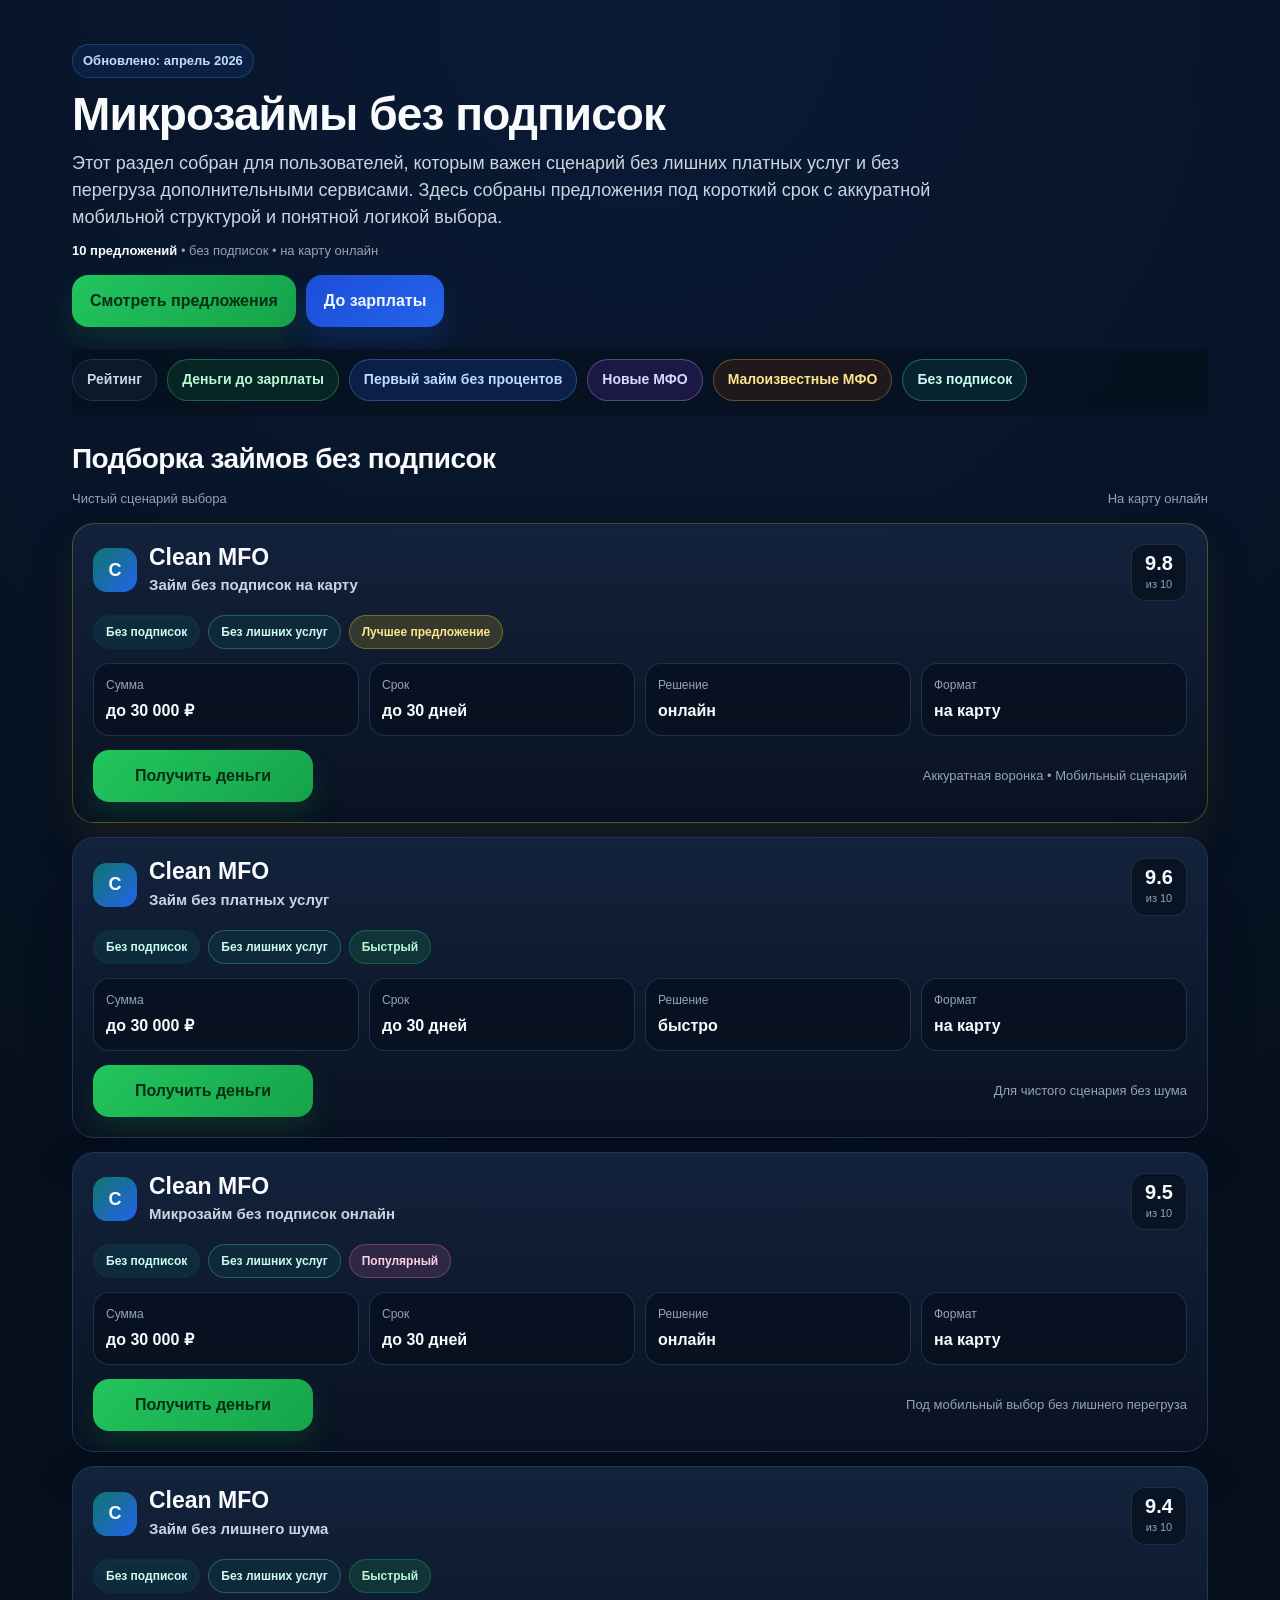
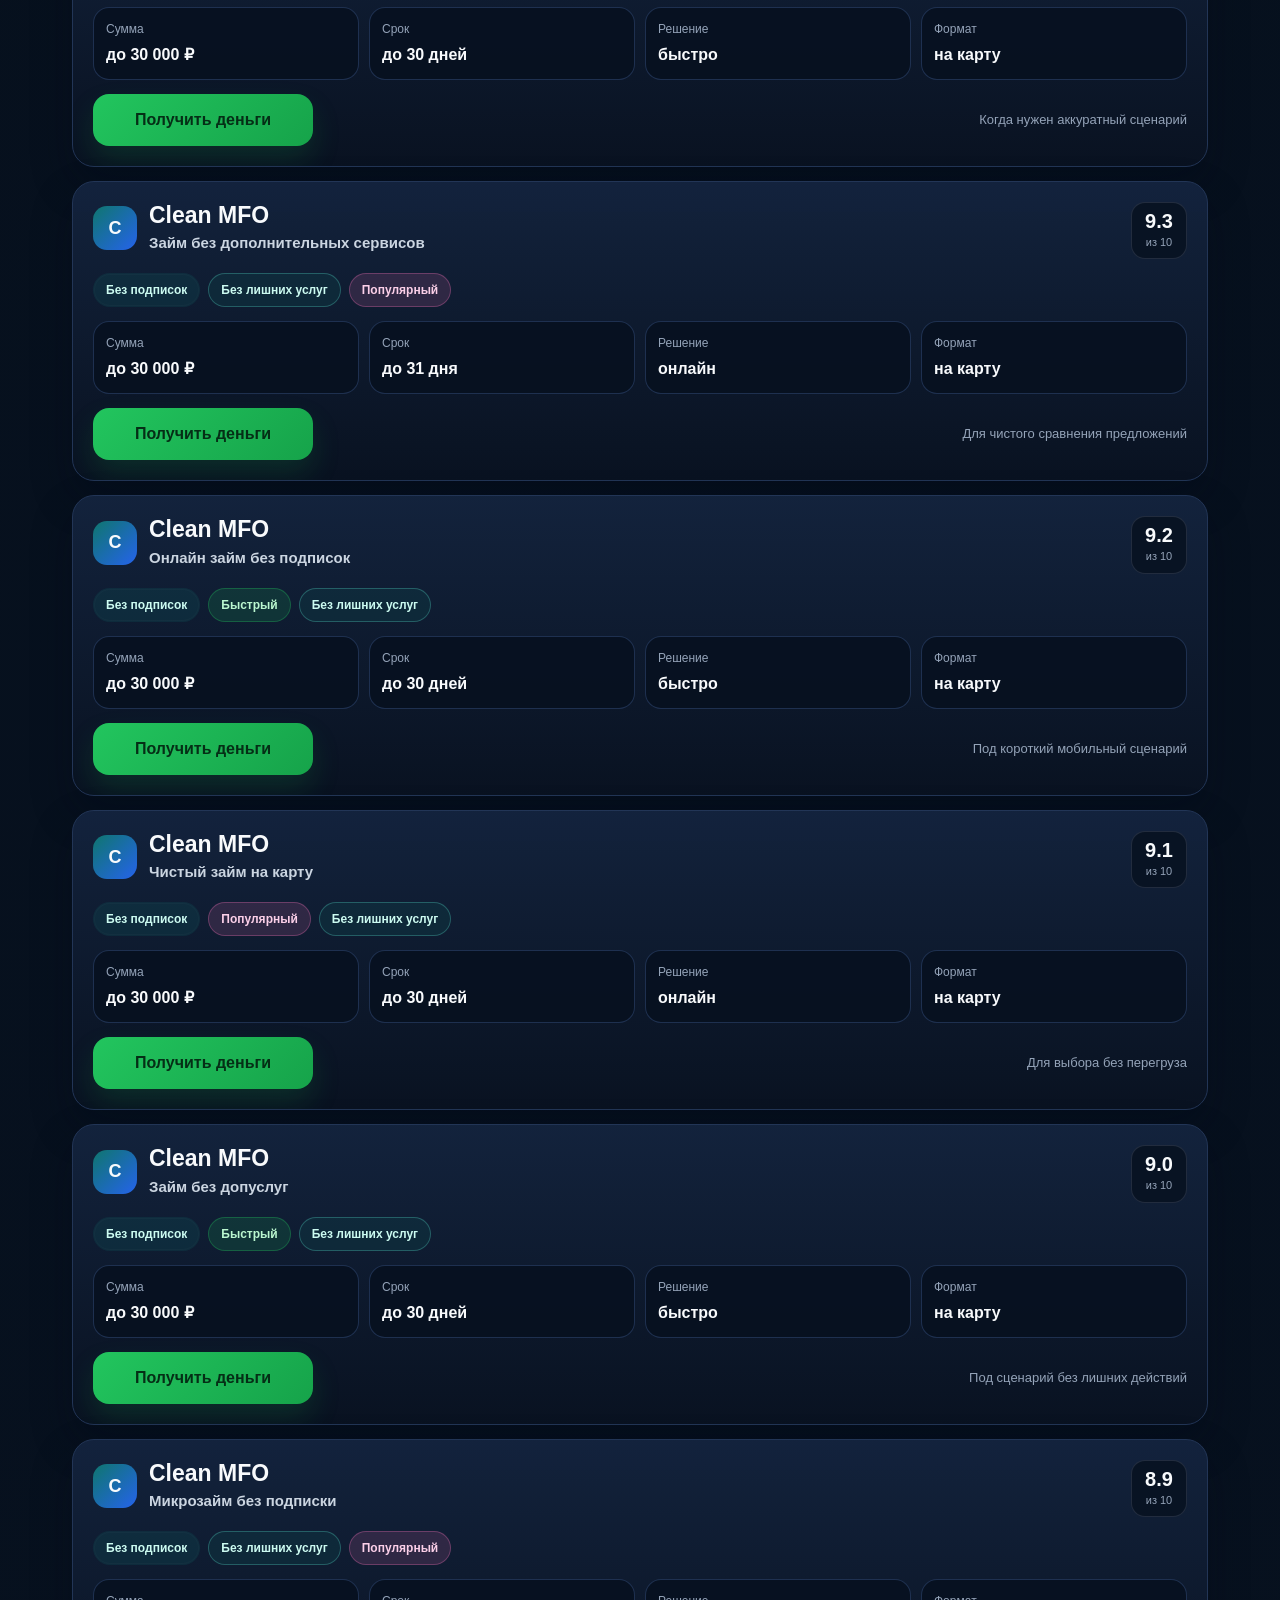
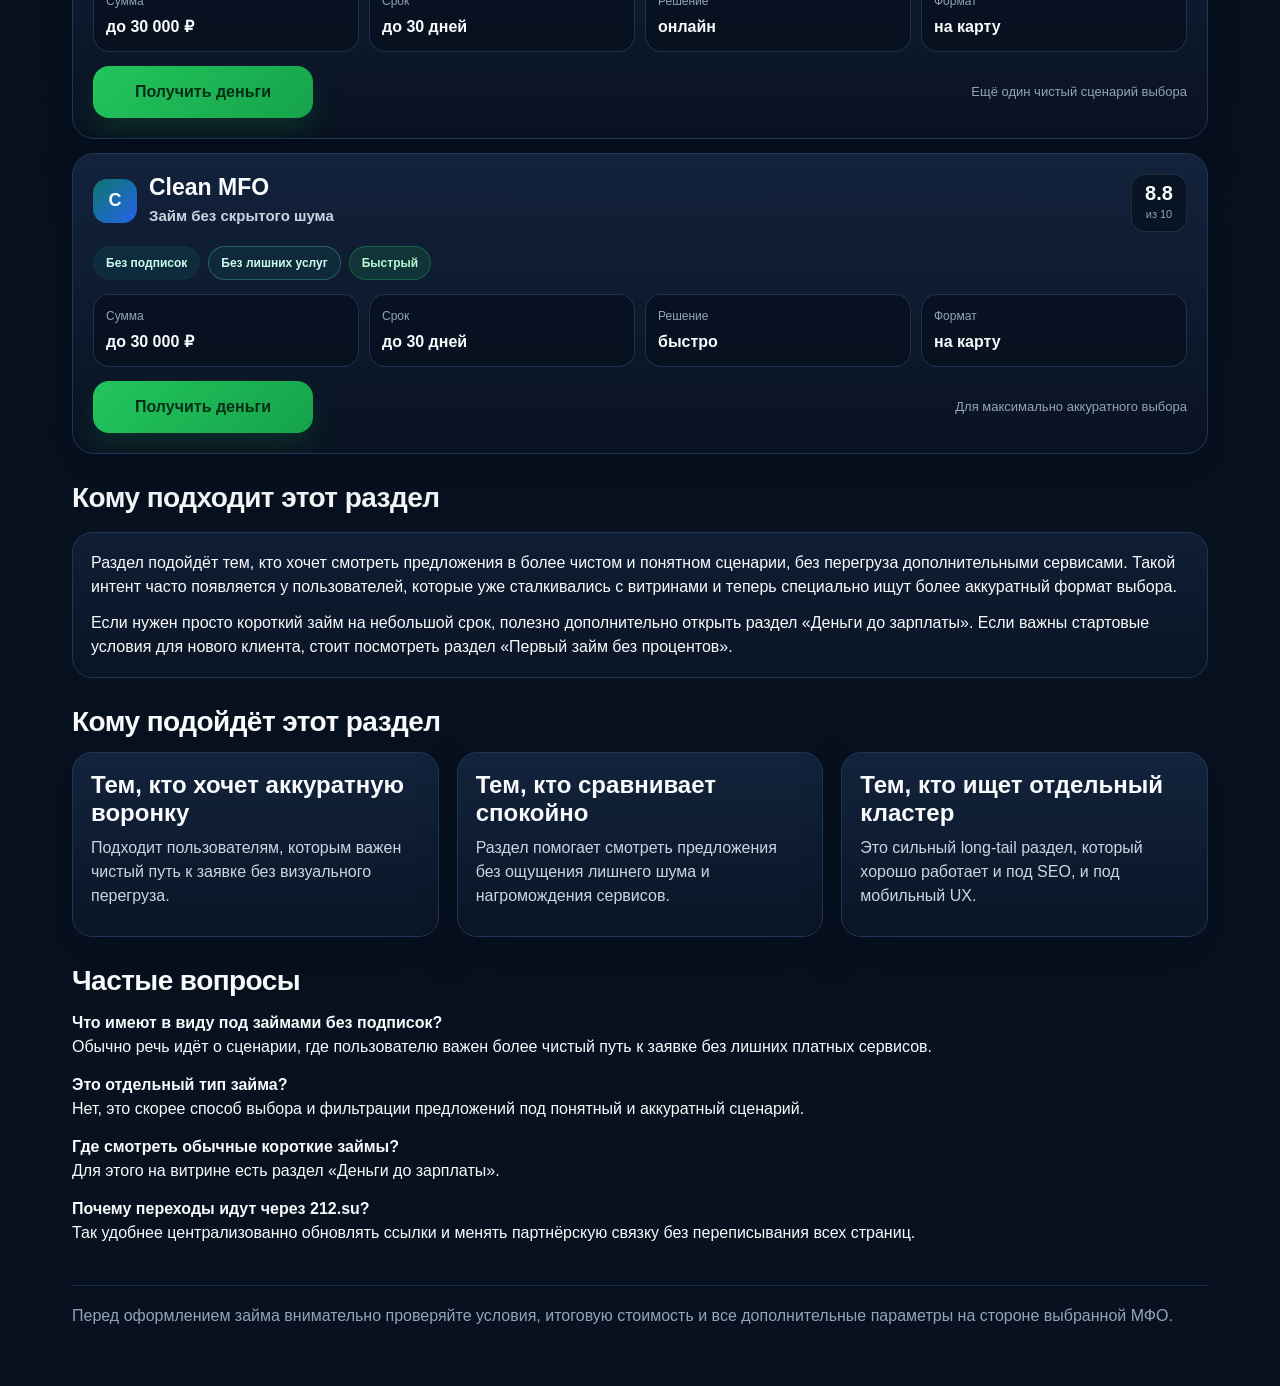
<file: bez-podpisok.html>
<!DOCTYPE html>
<html lang="ru">
<head>
  <meta charset="UTF-8">
  <meta name="viewport" content="width=device-width, initial-scale=1.0">
  <title>Микрозаймы без подписок — займы без лишних услуг</title>
  <meta name="description" content="Микрозаймы без подписок: подборка займов на карту без лишних платных услуг, удобная мобильная витрина, быстрый переход к заявке и аккуратный сценарий выбора.">
  <link rel="stylesheet" href="style.css">
</head>
<body>
  <div class="container">
    <header>
      <div class="badge">Обновлено: апрель 2026</div>
      <h1>Микрозаймы без подписок</h1>
      <p class="lead">Этот раздел собран для пользователей, которым важен сценарий без лишних платных услуг и без перегруза дополнительными сервисами. Здесь собраны предложения под короткий срок с аккуратной мобильной структурой и понятной логикой выбора.</p>
      <div class="hero-meta"><strong>10 предложений</strong> • без подписок • на карту онлайн</div>
      <div class="hero-actions">
        <a class="button" href="#rating-list">Смотреть предложения</a>
        <a class="button button-secondary" href="dengi-do-zarplaty.html">До зарплаты</a>
      </div>
    </header>

    <div class="section-tabs-wrap">
      <div class="section-tabs">
        <a class="section-tab section-tab--ghost" href="index.html">Рейтинг</a>
        <a class="section-tab section-tab--payday" href="dengi-do-zarplaty.html">Деньги до зарплаты</a>
        <a class="section-tab section-tab--first" href="pervyi-zaim-bez-procentov.html">Первый займ без процентов</a>
        <a class="section-tab section-tab--new" href="novye-mfo.html">Новые МФО</a>
        <a class="section-tab section-tab--rare" href="maloizvestnye-mfo.html">Малоизвестные МФО</a>
        <a class="section-tab section-tab--clean" href="bez-podpisok.html">Без подписок</a>
      </div>
    </div>

    <section id="rating-list">
      <h2>Подборка займов без подписок</h2>
      <div class="rating-toolbar">
        <span>Чистый сценарий выбора</span>
        <span>На карту онлайн</span>
      </div>

      <div class="rating-list">
        <article class="rating-card rating-card--featured">
          <div class="rating-card__header">
            <div class="rating-card__brand-wrap">
              <div class="logo-box">C</div>
              <div>
                <h3 class="rating-card__brand">Clean MFO</h3>
                <p class="rating-card__scenario">Займ без подписок на карту</p>
              </div>
            </div>
            <div class="rating-card__score"><strong>9.8</strong><span>из 10</span></div>
          </div>
          <div class="rating-card__badges">
            <a class="section-badge section-badge--clean" href="bez-podpisok.html">Без подписок</a>
            <span class="signal signal-clear">Без лишних услуг</span>
            <span class="signal signal-best">Лучшее предложение</span>
          </div>
          <div class="rating-card__metrics">
            <div class="metric"><span class="metric__label">Сумма</span><span class="metric__value">до 30 000 ₽</span></div>
            <div class="metric"><span class="metric__label">Срок</span><span class="metric__value">до 30 дней</span></div>
            <div class="metric"><span class="metric__label">Решение</span><span class="metric__value">онлайн</span></div>
            <div class="metric"><span class="metric__label">Формат</span><span class="metric__value">на карту</span></div>
          </div>
          <div class="rating-card__footer">
            <a class="cta-button" href="https://212.su/clean1">Получить деньги</a>
            <div class="rating-card__trust">Аккуратная воронка • Мобильный сценарий</div>
          </div>
        </article>

        <article class="rating-card"><div class="rating-card__header"><div class="rating-card__brand-wrap"><div class="logo-box">C</div><div><h3 class="rating-card__brand">Clean MFO</h3><p class="rating-card__scenario">Займ без платных услуг</p></div></div><div class="rating-card__score"><strong>9.6</strong><span>из 10</span></div></div><div class="rating-card__badges"><a class="section-badge section-badge--clean" href="bez-podpisok.html">Без подписок</a><span class="signal signal-clear">Без лишних услуг</span><span class="signal signal-fast">Быстрый</span></div><div class="rating-card__metrics"><div class="metric"><span class="metric__label">Сумма</span><span class="metric__value">до 30 000 ₽</span></div><div class="metric"><span class="metric__label">Срок</span><span class="metric__value">до 30 дней</span></div><div class="metric"><span class="metric__label">Решение</span><span class="metric__value">быстро</span></div><div class="metric"><span class="metric__label">Формат</span><span class="metric__value">на карту</span></div></div><div class="rating-card__footer"><a class="cta-button" href="https://212.su/clean2">Получить деньги</a><div class="rating-card__trust">Для чистого сценария без шума</div></div></article>
        <article class="rating-card"><div class="rating-card__header"><div class="rating-card__brand-wrap"><div class="logo-box">C</div><div><h3 class="rating-card__brand">Clean MFO</h3><p class="rating-card__scenario">Микрозайм без подписок онлайн</p></div></div><div class="rating-card__score"><strong>9.5</strong><span>из 10</span></div></div><div class="rating-card__badges"><a class="section-badge section-badge--clean" href="bez-podpisok.html">Без подписок</a><span class="signal signal-clear">Без лишних услуг</span><span class="signal signal-top">Популярный</span></div><div class="rating-card__metrics"><div class="metric"><span class="metric__label">Сумма</span><span class="metric__value">до 30 000 ₽</span></div><div class="metric"><span class="metric__label">Срок</span><span class="metric__value">до 30 дней</span></div><div class="metric"><span class="metric__label">Решение</span><span class="metric__value">онлайн</span></div><div class="metric"><span class="metric__label">Формат</span><span class="metric__value">на карту</span></div></div><div class="rating-card__footer"><a class="cta-button" href="https://212.su/clean3">Получить деньги</a><div class="rating-card__trust">Под мобильный выбор без лишнего перегруза</div></div></article>
        <article class="rating-card"><div class="rating-card__header"><div class="rating-card__brand-wrap"><div class="logo-box">C</div><div><h3 class="rating-card__brand">Clean MFO</h3><p class="rating-card__scenario">Займ без лишнего шума</p></div></div><div class="rating-card__score"><strong>9.4</strong><span>из 10</span></div></div><div class="rating-card__badges"><a class="section-badge section-badge--clean" href="bez-podpisok.html">Без подписок</a><span class="signal signal-clear">Без лишних услуг</span><span class="signal signal-fast">Быстрый</span></div><div class="rating-card__metrics"><div class="metric"><span class="metric__label">Сумма</span><span class="metric__value">до 30 000 ₽</span></div><div class="metric"><span class="metric__label">Срок</span><span class="metric__value">до 30 дней</span></div><div class="metric"><span class="metric__label">Решение</span><span class="metric__value">быстро</span></div><div class="metric"><span class="metric__label">Формат</span><span class="metric__value">на карту</span></div></div><div class="rating-card__footer"><a class="cta-button" href="https://212.su/clean4">Получить деньги</a><div class="rating-card__trust">Когда нужен аккуратный сценарий</div></div></article>
        <article class="rating-card"><div class="rating-card__header"><div class="rating-card__brand-wrap"><div class="logo-box">C</div><div><h3 class="rating-card__brand">Clean MFO</h3><p class="rating-card__scenario">Займ без дополнительных сервисов</p></div></div><div class="rating-card__score"><strong>9.3</strong><span>из 10</span></div></div><div class="rating-card__badges"><a class="section-badge section-badge--clean" href="bez-podpisok.html">Без подписок</a><span class="signal signal-clear">Без лишних услуг</span><span class="signal signal-top">Популярный</span></div><div class="rating-card__metrics"><div class="metric"><span class="metric__label">Сумма</span><span class="metric__value">до 30 000 ₽</span></div><div class="metric"><span class="metric__label">Срок</span><span class="metric__value">до 31 дня</span></div><div class="metric"><span class="metric__label">Решение</span><span class="metric__value">онлайн</span></div><div class="metric"><span class="metric__label">Формат</span><span class="metric__value">на карту</span></div></div><div class="rating-card__footer"><a class="cta-button" href="https://212.su/clean5">Получить деньги</a><div class="rating-card__trust">Для чистого сравнения предложений</div></div></article>
        <article class="rating-card"><div class="rating-card__header"><div class="rating-card__brand-wrap"><div class="logo-box">C</div><div><h3 class="rating-card__brand">Clean MFO</h3><p class="rating-card__scenario">Онлайн займ без подписок</p></div></div><div class="rating-card__score"><strong>9.2</strong><span>из 10</span></div></div><div class="rating-card__badges"><a class="section-badge section-badge--clean" href="bez-podpisok.html">Без подписок</a><span class="signal signal-fast">Быстрый</span><span class="signal signal-clear">Без лишних услуг</span></div><div class="rating-card__metrics"><div class="metric"><span class="metric__label">Сумма</span><span class="metric__value">до 30 000 ₽</span></div><div class="metric"><span class="metric__label">Срок</span><span class="metric__value">до 30 дней</span></div><div class="metric"><span class="metric__label">Решение</span><span class="metric__value">быстро</span></div><div class="metric"><span class="metric__label">Формат</span><span class="metric__value">на карту</span></div></div><div class="rating-card__footer"><a class="cta-button" href="https://212.su/clean6">Получить деньги</a><div class="rating-card__trust">Под короткий мобильный сценарий</div></div></article>
        <article class="rating-card"><div class="rating-card__header"><div class="rating-card__brand-wrap"><div class="logo-box">C</div><div><h3 class="rating-card__brand">Clean MFO</h3><p class="rating-card__scenario">Чистый займ на карту</p></div></div><div class="rating-card__score"><strong>9.1</strong><span>из 10</span></div></div><div class="rating-card__badges"><a class="section-badge section-badge--clean" href="bez-podpisok.html">Без подписок</a><span class="signal signal-top">Популярный</span><span class="signal signal-clear">Без лишних услуг</span></div><div class="rating-card__metrics"><div class="metric"><span class="metric__label">Сумма</span><span class="metric__value">до 30 000 ₽</span></div><div class="metric"><span class="metric__label">Срок</span><span class="metric__value">до 30 дней</span></div><div class="metric"><span class="metric__label">Решение</span><span class="metric__value">онлайн</span></div><div class="metric"><span class="metric__label">Формат</span><span class="metric__value">на карту</span></div></div><div class="rating-card__footer"><a class="cta-button" href="https://212.su/clean7">Получить деньги</a><div class="rating-card__trust">Для выбора без перегруза</div></div></article>
        <article class="rating-card"><div class="rating-card__header"><div class="rating-card__brand-wrap"><div class="logo-box">C</div><div><h3 class="rating-card__brand">Clean MFO</h3><p class="rating-card__scenario">Займ без допуслуг</p></div></div><div class="rating-card__score"><strong>9.0</strong><span>из 10</span></div></div><div class="rating-card__badges"><a class="section-badge section-badge--clean" href="bez-podpisok.html">Без подписок</a><span class="signal signal-fast">Быстрый</span><span class="signal signal-clear">Без лишних услуг</span></div><div class="rating-card__metrics"><div class="metric"><span class="metric__label">Сумма</span><span class="metric__value">до 30 000 ₽</span></div><div class="metric"><span class="metric__label">Срок</span><span class="metric__value">до 30 дней</span></div><div class="metric"><span class="metric__label">Решение</span><span class="metric__value">быстро</span></div><div class="metric"><span class="metric__label">Формат</span><span class="metric__value">на карту</span></div></div><div class="rating-card__footer"><a class="cta-button" href="https://212.su/clean8">Получить деньги</a><div class="rating-card__trust">Под сценарий без лишних действий</div></div></article>
        <article class="rating-card"><div class="rating-card__header"><div class="rating-card__brand-wrap"><div class="logo-box">C</div><div><h3 class="rating-card__brand">Clean MFO</h3><p class="rating-card__scenario">Микрозайм без подписки</p></div></div><div class="rating-card__score"><strong>8.9</strong><span>из 10</span></div></div><div class="rating-card__badges"><a class="section-badge section-badge--clean" href="bez-podpisok.html">Без подписок</a><span class="signal signal-clear">Без лишних услуг</span><span class="signal signal-top">Популярный</span></div><div class="rating-card__metrics"><div class="metric"><span class="metric__label">Сумма</span><span class="metric__value">до 30 000 ₽</span></div><div class="metric"><span class="metric__label">Срок</span><span class="metric__value">до 30 дней</span></div><div class="metric"><span class="metric__label">Решение</span><span class="metric__value">онлайн</span></div><div class="metric"><span class="metric__label">Формат</span><span class="metric__value">на карту</span></div></div><div class="rating-card__footer"><a class="cta-button" href="https://212.su/clean9">Получить деньги</a><div class="rating-card__trust">Ещё один чистый сценарий выбора</div></div></article>
        <article class="rating-card"><div class="rating-card__header"><div class="rating-card__brand-wrap"><div class="logo-box">C</div><div><h3 class="rating-card__brand">Clean MFO</h3><p class="rating-card__scenario">Займ без скрытого шума</p></div></div><div class="rating-card__score"><strong>8.8</strong><span>из 10</span></div></div><div class="rating-card__badges"><a class="section-badge section-badge--clean" href="bez-podpisok.html">Без подписок</a><span class="signal signal-clear">Без лишних услуг</span><span class="signal signal-fast">Быстрый</span></div><div class="rating-card__metrics"><div class="metric"><span class="metric__label">Сумма</span><span class="metric__value">до 30 000 ₽</span></div><div class="metric"><span class="metric__label">Срок</span><span class="metric__value">до 30 дней</span></div><div class="metric"><span class="metric__label">Решение</span><span class="metric__value">быстро</span></div><div class="metric"><span class="metric__label">Формат</span><span class="metric__value">на карту</span></div></div><div class="rating-card__footer"><a class="cta-button" href="https://212.su/clean10">Получить деньги</a><div class="rating-card__trust">Для максимально аккуратного выбора</div></div></article>
      </div>
    </section>

    <section>
      <h2>Кому подходит этот раздел</h2>
      <div class="section-box">
        <p>Раздел подойдёт тем, кто хочет смотреть предложения в более чистом и понятном сценарии, без перегруза дополнительными сервисами. Такой интент часто появляется у пользователей, которые уже сталкивались с витринами и теперь специально ищут более аккуратный формат выбора.</p>
        <p>Если нужен просто короткий займ на небольшой срок, полезно дополнительно открыть раздел «Деньги до зарплаты». Если важны стартовые условия для нового клиента, стоит посмотреть раздел «Первый займ без процентов».</p>
      </div>
    </section>

    <section>
      <h2>Кому подойдёт этот раздел</h2>
      <div class="grid">
        <div class="card"><h3>Тем, кто хочет аккуратную воронку</h3><p>Подходит пользователям, которым важен чистый путь к заявке без визуального перегруза.</p></div>
        <div class="card"><h3>Тем, кто сравнивает спокойно</h3><p>Раздел помогает смотреть предложения без ощущения лишнего шума и нагромождения сервисов.</p></div>
        <div class="card"><h3>Тем, кто ищет отдельный кластер</h3><p>Это сильный long-tail раздел, который хорошо работает и под SEO, и под мобильный UX.</p></div>
      </div>
    </section>

    <section>
      <h2>Частые вопросы</h2>
      <div class="faq-item"><strong>Что имеют в виду под займами без подписок?</strong><br>Обычно речь идёт о сценарии, где пользователю важен более чистый путь к заявке без лишних платных сервисов.</div>
      <div class="faq-item"><strong>Это отдельный тип займа?</strong><br>Нет, это скорее способ выбора и фильтрации предложений под понятный и аккуратный сценарий.</div>
      <div class="faq-item"><strong>Где смотреть обычные короткие займы?</strong><br>Для этого на витрине есть раздел «Деньги до зарплаты».</div>
      <div class="faq-item"><strong>Почему переходы идут через 212.su?</strong><br>Так удобнее централизованно обновлять ссылки и менять партнёрскую связку без переписывания всех страниц.</div>
    </section>

    <footer>
      <p>Перед оформлением займа внимательно проверяйте условия, итоговую стоимость и все дополнительные параметры на стороне выбранной МФО.</p>
    </footer>
  </div>
</body>
</html>
</file>
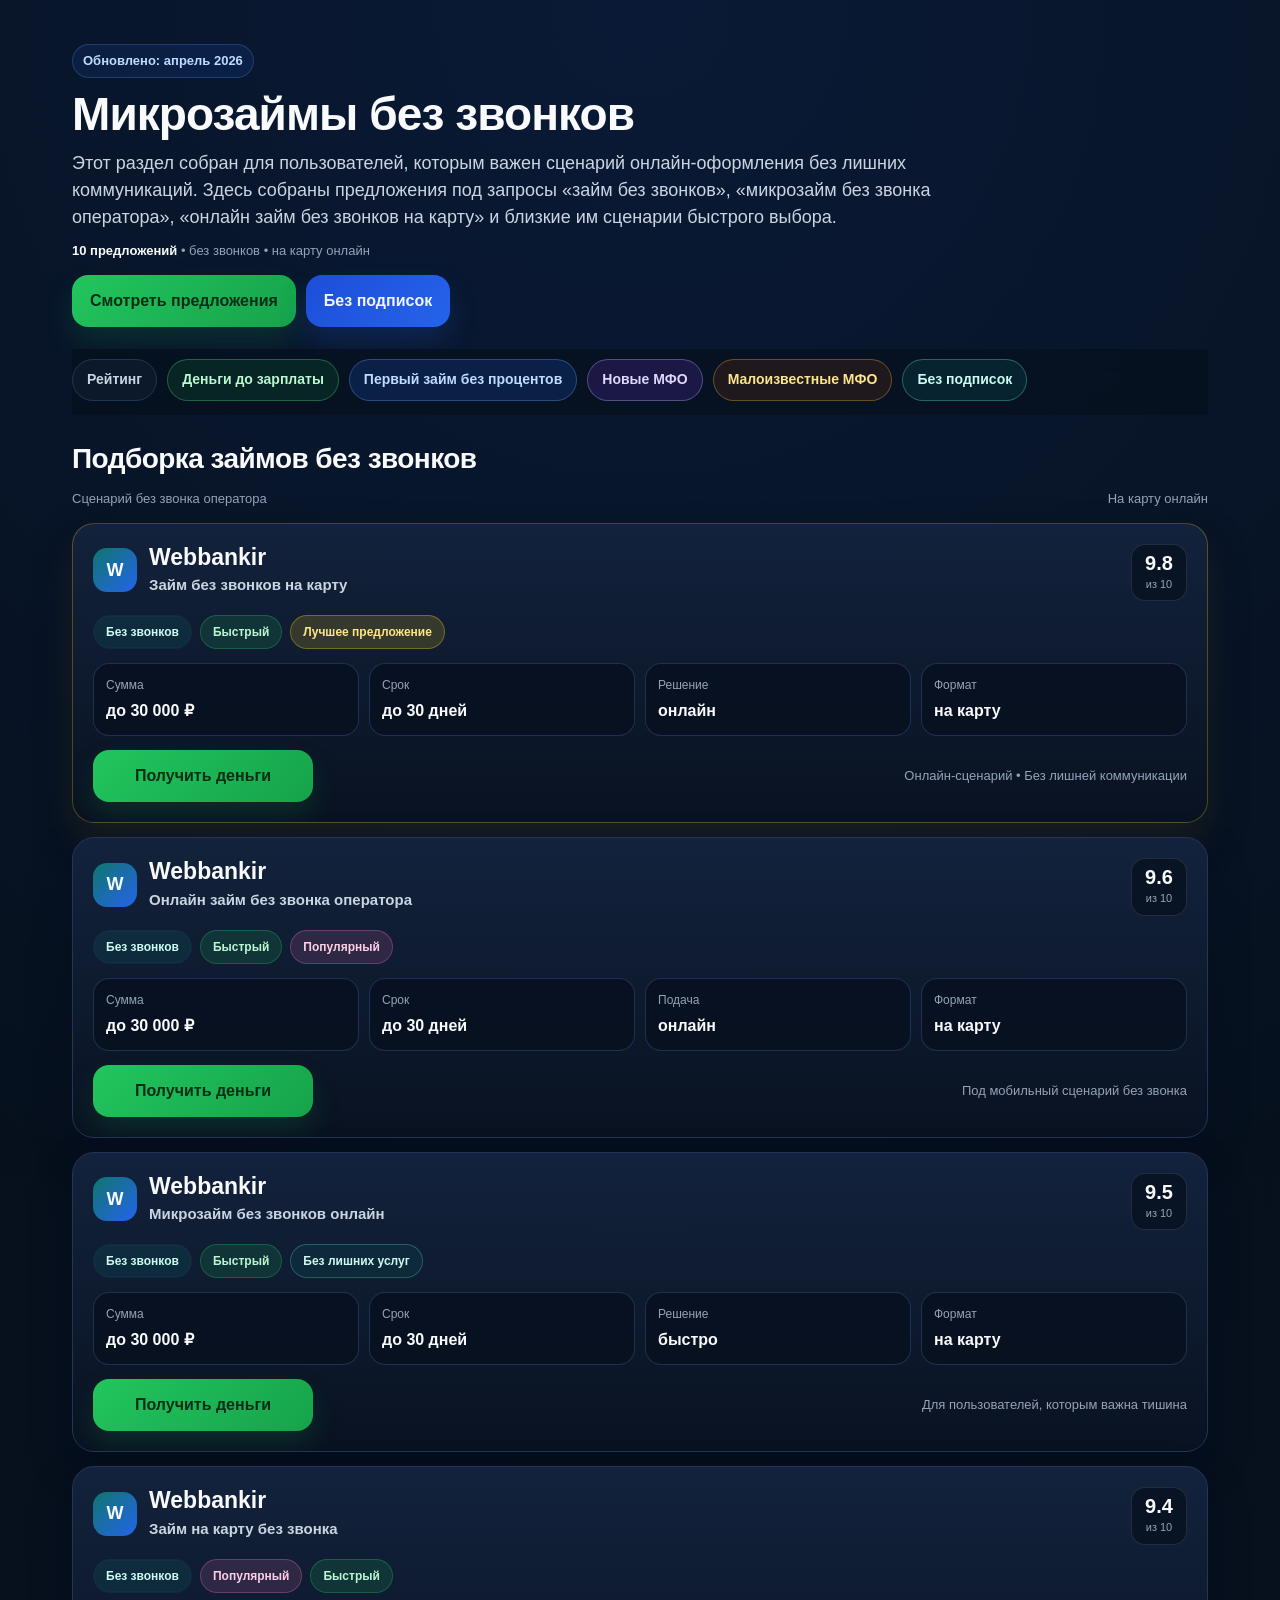
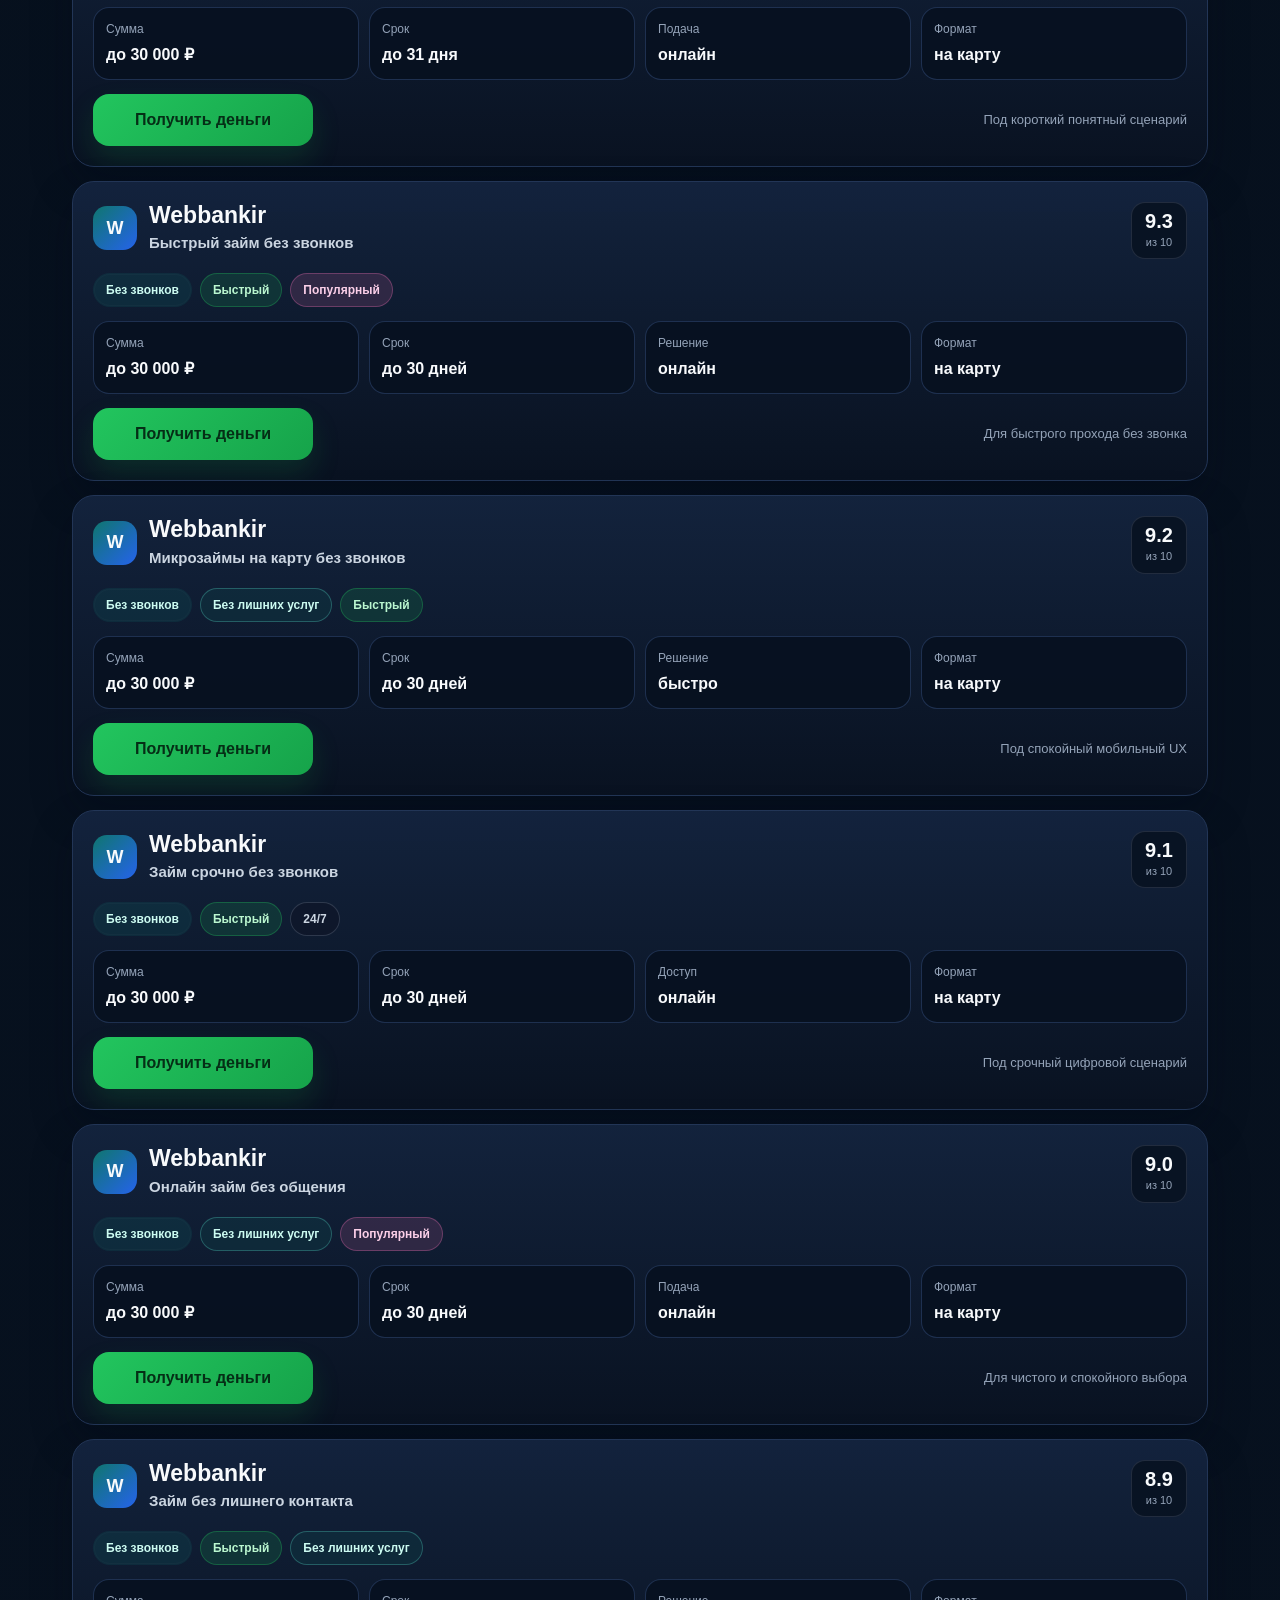
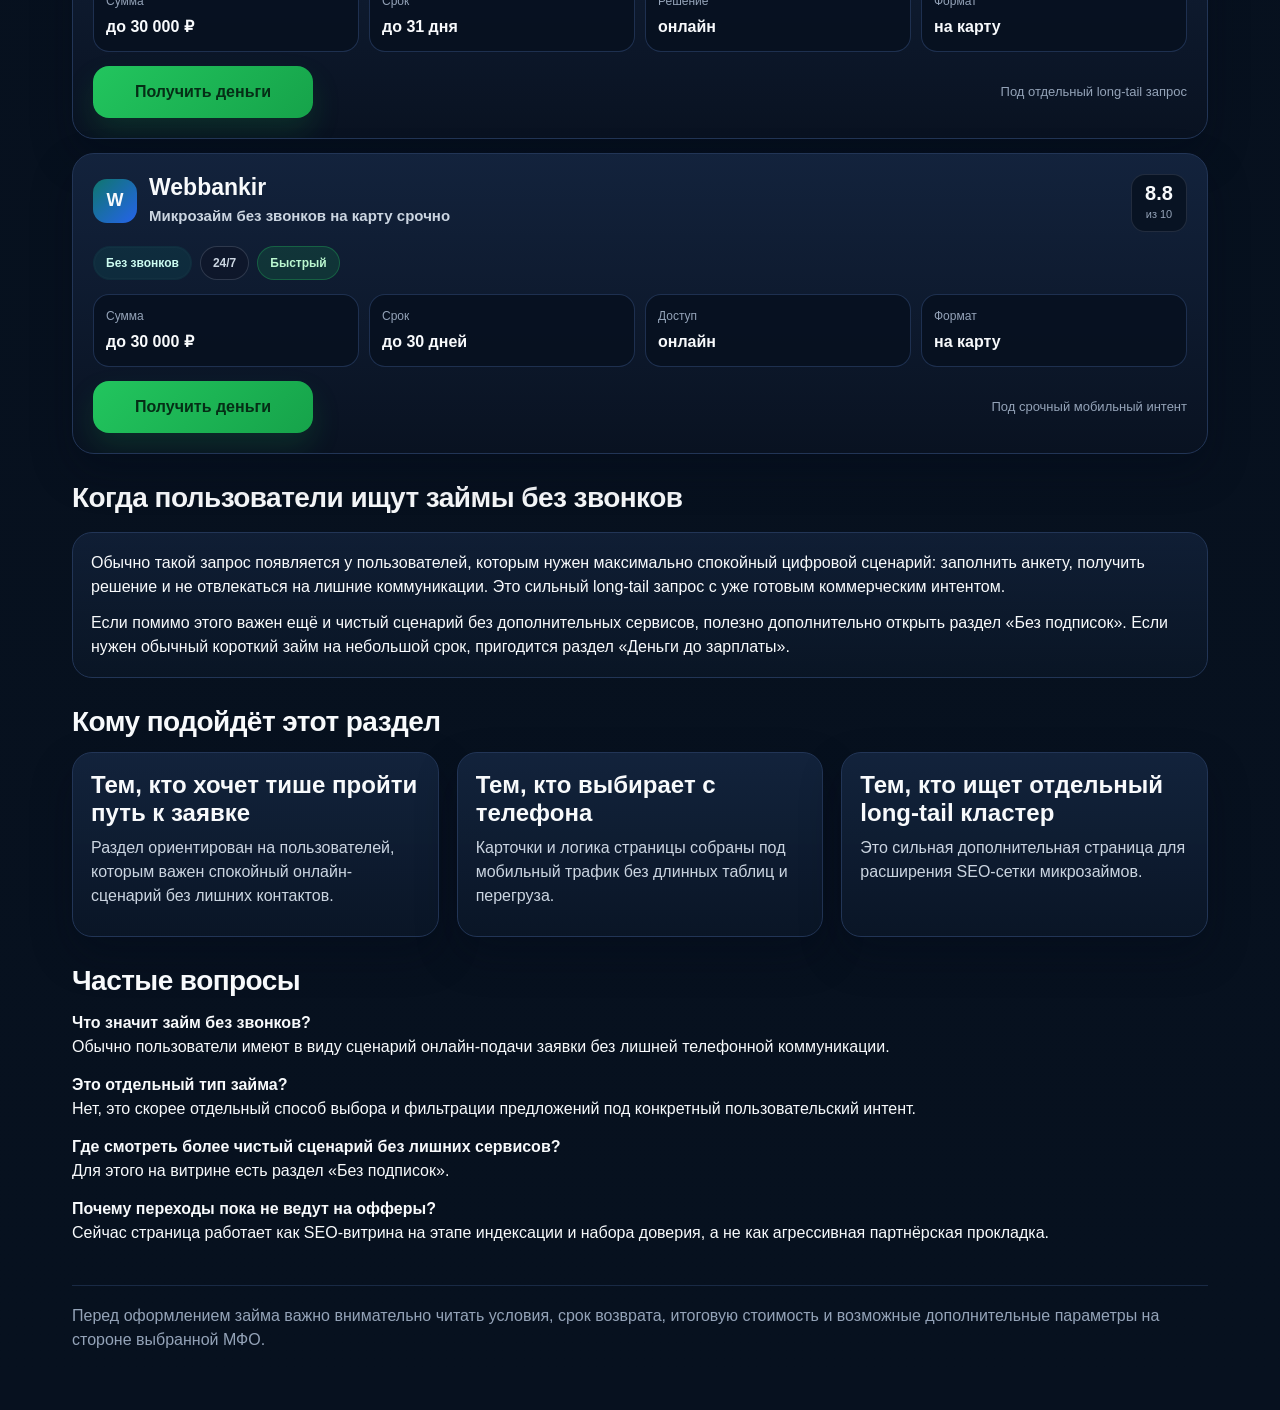
<file: bez-zvonkov.html>
<!DOCTYPE html>
<html lang="ru">
<head>
  <meta charset="UTF-8">
  <meta name="viewport" content="width=device-width, initial-scale=1.0">
  <title>Микрозаймы без звонков — займы на карту без звонка оператора</title>
  <meta name="description" content="Микрозаймы без звонков: подборка займов на карту без звонка оператора, удобная мобильная витрина, быстрый онлайн-сценарий и аккуратный выбор предложений.">
  <link rel="stylesheet" href="style.css">
</head>
<body>
  <div class="container">
    <header>
      <div class="badge">Обновлено: апрель 2026</div>
      <h1>Микрозаймы без звонков</h1>
      <p class="lead">Этот раздел собран для пользователей, которым важен сценарий онлайн-оформления без лишних коммуникаций. Здесь собраны предложения под запросы «займ без звонков», «микрозайм без звонка оператора», «онлайн займ без звонков на карту» и близкие им сценарии быстрого выбора.</p>
      <div class="hero-meta"><strong>10 предложений</strong> • без звонков • на карту онлайн</div>
      <div class="hero-actions">
        <a class="button" href="#rating-list">Смотреть предложения</a>
        <a class="button button-secondary" href="bez-podpisok.html">Без подписок</a>
      </div>
    </header>

    <div class="section-tabs-wrap">
      <div class="section-tabs">
        <a class="section-tab section-tab--ghost" href="index.html">Рейтинг</a>
        <a class="section-tab section-tab--payday" href="dengi-do-zarplaty.html">Деньги до зарплаты</a>
        <a class="section-tab section-tab--first" href="pervyi-zaim-bez-procentov.html">Первый займ без процентов</a>
        <a class="section-tab section-tab--new" href="novye-mfo.html">Новые МФО</a>
        <a class="section-tab section-tab--rare" href="maloizvestnye-mfo.html">Малоизвестные МФО</a>
        <a class="section-tab section-tab--clean" href="bez-podpisok.html">Без подписок</a>
      </div>
    </div>

    <section id="rating-list">
      <h2>Подборка займов без звонков</h2>
      <div class="rating-toolbar">
        <span>Сценарий без звонка оператора</span>
        <span>На карту онлайн</span>
      </div>

      <div class="rating-list">
        <article class="rating-card rating-card--featured">
          <div class="rating-card__header">
            <div class="rating-card__brand-wrap">
              <div class="logo-box">W</div>
              <div>
                <h3 class="rating-card__brand">Webbankir</h3>
                <p class="rating-card__scenario">Займ без звонков на карту</p>
              </div>
            </div>
            <div class="rating-card__score"><strong>9.8</strong><span>из 10</span></div>
          </div>
          <div class="rating-card__badges">
            <a class="section-badge section-badge--clean" href="bez-zvonkov.html">Без звонков</a>
            <span class="signal signal-fast">Быстрый</span>
            <span class="signal signal-best">Лучшее предложение</span>
          </div>
          <div class="rating-card__metrics">
            <div class="metric"><span class="metric__label">Сумма</span><span class="metric__value">до 30 000 ₽</span></div>
            <div class="metric"><span class="metric__label">Срок</span><span class="metric__value">до 30 дней</span></div>
            <div class="metric"><span class="metric__label">Решение</span><span class="metric__value">онлайн</span></div>
            <div class="metric"><span class="metric__label">Формат</span><span class="metric__value">на карту</span></div>
          </div>
          <div class="rating-card__footer">
            <a class="cta-button" href="#">Получить деньги</a>
            <div class="rating-card__trust">Онлайн-сценарий • Без лишней коммуникации</div>
          </div>
        </article>

        <article class="rating-card"><div class="rating-card__header"><div class="rating-card__brand-wrap"><div class="logo-box">W</div><div><h3 class="rating-card__brand">Webbankir</h3><p class="rating-card__scenario">Онлайн займ без звонка оператора</p></div></div><div class="rating-card__score"><strong>9.6</strong><span>из 10</span></div></div><div class="rating-card__badges"><a class="section-badge section-badge--clean" href="bez-zvonkov.html">Без звонков</a><span class="signal signal-fast">Быстрый</span><span class="signal signal-top">Популярный</span></div><div class="rating-card__metrics"><div class="metric"><span class="metric__label">Сумма</span><span class="metric__value">до 30 000 ₽</span></div><div class="metric"><span class="metric__label">Срок</span><span class="metric__value">до 30 дней</span></div><div class="metric"><span class="metric__label">Подача</span><span class="metric__value">онлайн</span></div><div class="metric"><span class="metric__label">Формат</span><span class="metric__value">на карту</span></div></div><div class="rating-card__footer"><a class="cta-button" href="#">Получить деньги</a><div class="rating-card__trust">Под мобильный сценарий без звонка</div></div></article>
        <article class="rating-card"><div class="rating-card__header"><div class="rating-card__brand-wrap"><div class="logo-box">W</div><div><h3 class="rating-card__brand">Webbankir</h3><p class="rating-card__scenario">Микрозайм без звонков онлайн</p></div></div><div class="rating-card__score"><strong>9.5</strong><span>из 10</span></div></div><div class="rating-card__badges"><a class="section-badge section-badge--clean" href="bez-zvonkov.html">Без звонков</a><span class="signal signal-fast">Быстрый</span><span class="signal signal-clear">Без лишних услуг</span></div><div class="rating-card__metrics"><div class="metric"><span class="metric__label">Сумма</span><span class="metric__value">до 30 000 ₽</span></div><div class="metric"><span class="metric__label">Срок</span><span class="metric__value">до 30 дней</span></div><div class="metric"><span class="metric__label">Решение</span><span class="metric__value">быстро</span></div><div class="metric"><span class="metric__label">Формат</span><span class="metric__value">на карту</span></div></div><div class="rating-card__footer"><a class="cta-button" href="#">Получить деньги</a><div class="rating-card__trust">Для пользователей, которым важна тишина</div></div></article>
        <article class="rating-card"><div class="rating-card__header"><div class="rating-card__brand-wrap"><div class="logo-box">W</div><div><h3 class="rating-card__brand">Webbankir</h3><p class="rating-card__scenario">Займ на карту без звонка</p></div></div><div class="rating-card__score"><strong>9.4</strong><span>из 10</span></div></div><div class="rating-card__badges"><a class="section-badge section-badge--clean" href="bez-zvonkov.html">Без звонков</a><span class="signal signal-top">Популярный</span><span class="signal signal-fast">Быстрый</span></div><div class="rating-card__metrics"><div class="metric"><span class="metric__label">Сумма</span><span class="metric__value">до 30 000 ₽</span></div><div class="metric"><span class="metric__label">Срок</span><span class="metric__value">до 31 дня</span></div><div class="metric"><span class="metric__label">Подача</span><span class="metric__value">онлайн</span></div><div class="metric"><span class="metric__label">Формат</span><span class="metric__value">на карту</span></div></div><div class="rating-card__footer"><a class="cta-button" href="#">Получить деньги</a><div class="rating-card__trust">Под короткий понятный сценарий</div></div></article>
        <article class="rating-card"><div class="rating-card__header"><div class="rating-card__brand-wrap"><div class="logo-box">W</div><div><h3 class="rating-card__brand">Webbankir</h3><p class="rating-card__scenario">Быстрый займ без звонков</p></div></div><div class="rating-card__score"><strong>9.3</strong><span>из 10</span></div></div><div class="rating-card__badges"><a class="section-badge section-badge--clean" href="bez-zvonkov.html">Без звонков</a><span class="signal signal-fast">Быстрый</span><span class="signal signal-top">Популярный</span></div><div class="rating-card__metrics"><div class="metric"><span class="metric__label">Сумма</span><span class="metric__value">до 30 000 ₽</span></div><div class="metric"><span class="metric__label">Срок</span><span class="metric__value">до 30 дней</span></div><div class="metric"><span class="metric__label">Решение</span><span class="metric__value">онлайн</span></div><div class="metric"><span class="metric__label">Формат</span><span class="metric__value">на карту</span></div></div><div class="rating-card__footer"><a class="cta-button" href="#">Получить деньги</a><div class="rating-card__trust">Для быстрого прохода без звонка</div></div></article>
        <article class="rating-card"><div class="rating-card__header"><div class="rating-card__brand-wrap"><div class="logo-box">W</div><div><h3 class="rating-card__brand">Webbankir</h3><p class="rating-card__scenario">Микрозаймы на карту без звонков</p></div></div><div class="rating-card__score"><strong>9.2</strong><span>из 10</span></div></div><div class="rating-card__badges"><a class="section-badge section-badge--clean" href="bez-zvonkov.html">Без звонков</a><span class="signal signal-clear">Без лишних услуг</span><span class="signal signal-fast">Быстрый</span></div><div class="rating-card__metrics"><div class="metric"><span class="metric__label">Сумма</span><span class="metric__value">до 30 000 ₽</span></div><div class="metric"><span class="metric__label">Срок</span><span class="metric__value">до 30 дней</span></div><div class="metric"><span class="metric__label">Решение</span><span class="metric__value">быстро</span></div><div class="metric"><span class="metric__label">Формат</span><span class="metric__value">на карту</span></div></div><div class="rating-card__footer"><a class="cta-button" href="#">Получить деньги</a><div class="rating-card__trust">Под спокойный мобильный UX</div></div></article>
        <article class="rating-card"><div class="rating-card__header"><div class="rating-card__brand-wrap"><div class="logo-box">W</div><div><h3 class="rating-card__brand">Webbankir</h3><p class="rating-card__scenario">Займ срочно без звонков</p></div></div><div class="rating-card__score"><strong>9.1</strong><span>из 10</span></div></div><div class="rating-card__badges"><a class="section-badge section-badge--clean" href="bez-zvonkov.html">Без звонков</a><span class="signal signal-fast">Быстрый</span><span class="signal signal-night">24/7</span></div><div class="rating-card__metrics"><div class="metric"><span class="metric__label">Сумма</span><span class="metric__value">до 30 000 ₽</span></div><div class="metric"><span class="metric__label">Срок</span><span class="metric__value">до 30 дней</span></div><div class="metric"><span class="metric__label">Доступ</span><span class="metric__value">онлайн</span></div><div class="metric"><span class="metric__label">Формат</span><span class="metric__value">на карту</span></div></div><div class="rating-card__footer"><a class="cta-button" href="#">Получить деньги</a><div class="rating-card__trust">Под срочный цифровой сценарий</div></div></article>
        <article class="rating-card"><div class="rating-card__header"><div class="rating-card__brand-wrap"><div class="logo-box">W</div><div><h3 class="rating-card__brand">Webbankir</h3><p class="rating-card__scenario">Онлайн займ без общения</p></div></div><div class="rating-card__score"><strong>9.0</strong><span>из 10</span></div></div><div class="rating-card__badges"><a class="section-badge section-badge--clean" href="bez-zvonkov.html">Без звонков</a><span class="signal signal-clear">Без лишних услуг</span><span class="signal signal-top">Популярный</span></div><div class="rating-card__metrics"><div class="metric"><span class="metric__label">Сумма</span><span class="metric__value">до 30 000 ₽</span></div><div class="metric"><span class="metric__label">Срок</span><span class="metric__value">до 30 дней</span></div><div class="metric"><span class="metric__label">Подача</span><span class="metric__value">онлайн</span></div><div class="metric"><span class="metric__label">Формат</span><span class="metric__value">на карту</span></div></div><div class="rating-card__footer"><a class="cta-button" href="#">Получить деньги</a><div class="rating-card__trust">Для чистого и спокойного выбора</div></div></article>
        <article class="rating-card"><div class="rating-card__header"><div class="rating-card__brand-wrap"><div class="logo-box">W</div><div><h3 class="rating-card__brand">Webbankir</h3><p class="rating-card__scenario">Займ без лишнего контакта</p></div></div><div class="rating-card__score"><strong>8.9</strong><span>из 10</span></div></div><div class="rating-card__badges"><a class="section-badge section-badge--clean" href="bez-zvonkov.html">Без звонков</a><span class="signal signal-fast">Быстрый</span><span class="signal signal-clear">Без лишних услуг</span></div><div class="rating-card__metrics"><div class="metric"><span class="metric__label">Сумма</span><span class="metric__value">до 30 000 ₽</span></div><div class="metric"><span class="metric__label">Срок</span><span class="metric__value">до 31 дня</span></div><div class="metric"><span class="metric__label">Решение</span><span class="metric__value">онлайн</span></div><div class="metric"><span class="metric__label">Формат</span><span class="metric__value">на карту</span></div></div><div class="rating-card__footer"><a class="cta-button" href="#">Получить деньги</a><div class="rating-card__trust">Под отдельный long-tail запрос</div></div></article>
        <article class="rating-card"><div class="rating-card__header"><div class="rating-card__brand-wrap"><div class="logo-box">W</div><div><h3 class="rating-card__brand">Webbankir</h3><p class="rating-card__scenario">Микрозайм без звонков на карту срочно</p></div></div><div class="rating-card__score"><strong>8.8</strong><span>из 10</span></div></div><div class="rating-card__badges"><a class="section-badge section-badge--clean" href="bez-zvonkov.html">Без звонков</a><span class="signal signal-night">24/7</span><span class="signal signal-fast">Быстрый</span></div><div class="rating-card__metrics"><div class="metric"><span class="metric__label">Сумма</span><span class="metric__value">до 30 000 ₽</span></div><div class="metric"><span class="metric__label">Срок</span><span class="metric__value">до 30 дней</span></div><div class="metric"><span class="metric__label">Доступ</span><span class="metric__value">онлайн</span></div><div class="metric"><span class="metric__label">Формат</span><span class="metric__value">на карту</span></div></div><div class="rating-card__footer"><a class="cta-button" href="#">Получить деньги</a><div class="rating-card__trust">Под срочный мобильный интент</div></div></article>
      </div>
    </section>

    <section>
      <h2>Когда пользователи ищут займы без звонков</h2>
      <div class="section-box">
        <p>Обычно такой запрос появляется у пользователей, которым нужен максимально спокойный цифровой сценарий: заполнить анкету, получить решение и не отвлекаться на лишние коммуникации. Это сильный long-tail запрос с уже готовым коммерческим интентом.</p>
        <p>Если помимо этого важен ещё и чистый сценарий без дополнительных сервисов, полезно дополнительно открыть раздел «Без подписок». Если нужен обычный короткий займ на небольшой срок, пригодится раздел «Деньги до зарплаты».</p>
      </div>
    </section>

    <section>
      <h2>Кому подойдёт этот раздел</h2>
      <div class="grid">
        <div class="card"><h3>Тем, кто хочет тише пройти путь к заявке</h3><p>Раздел ориентирован на пользователей, которым важен спокойный онлайн-сценарий без лишних контактов.</p></div>
        <div class="card"><h3>Тем, кто выбирает с телефона</h3><p>Карточки и логика страницы собраны под мобильный трафик без длинных таблиц и перегруза.</p></div>
        <div class="card"><h3>Тем, кто ищет отдельный long-tail кластер</h3><p>Это сильная дополнительная страница для расширения SEO-сетки микрозаймов.</p></div>
      </div>
    </section>

    <section>
      <h2>Частые вопросы</h2>
      <div class="faq-item"><strong>Что значит займ без звонков?</strong><br>Обычно пользователи имеют в виду сценарий онлайн-подачи заявки без лишней телефонной коммуникации.</div>
      <div class="faq-item"><strong>Это отдельный тип займа?</strong><br>Нет, это скорее отдельный способ выбора и фильтрации предложений под конкретный пользовательский интент.</div>
      <div class="faq-item"><strong>Где смотреть более чистый сценарий без лишних сервисов?</strong><br>Для этого на витрине есть раздел «Без подписок».</div>
      <div class="faq-item"><strong>Почему переходы пока не ведут на офферы?</strong><br>Сейчас страница работает как SEO-витрина на этапе индексации и набора доверия, а не как агрессивная партнёрская прокладка.</div>
    </section>

    <footer>
      <p>Перед оформлением займа важно внимательно читать условия, срок возврата, итоговую стоимость и возможные дополнительные параметры на стороне выбранной МФО.</p>
    </footer>
  </div>
</body>
</html>
</file>
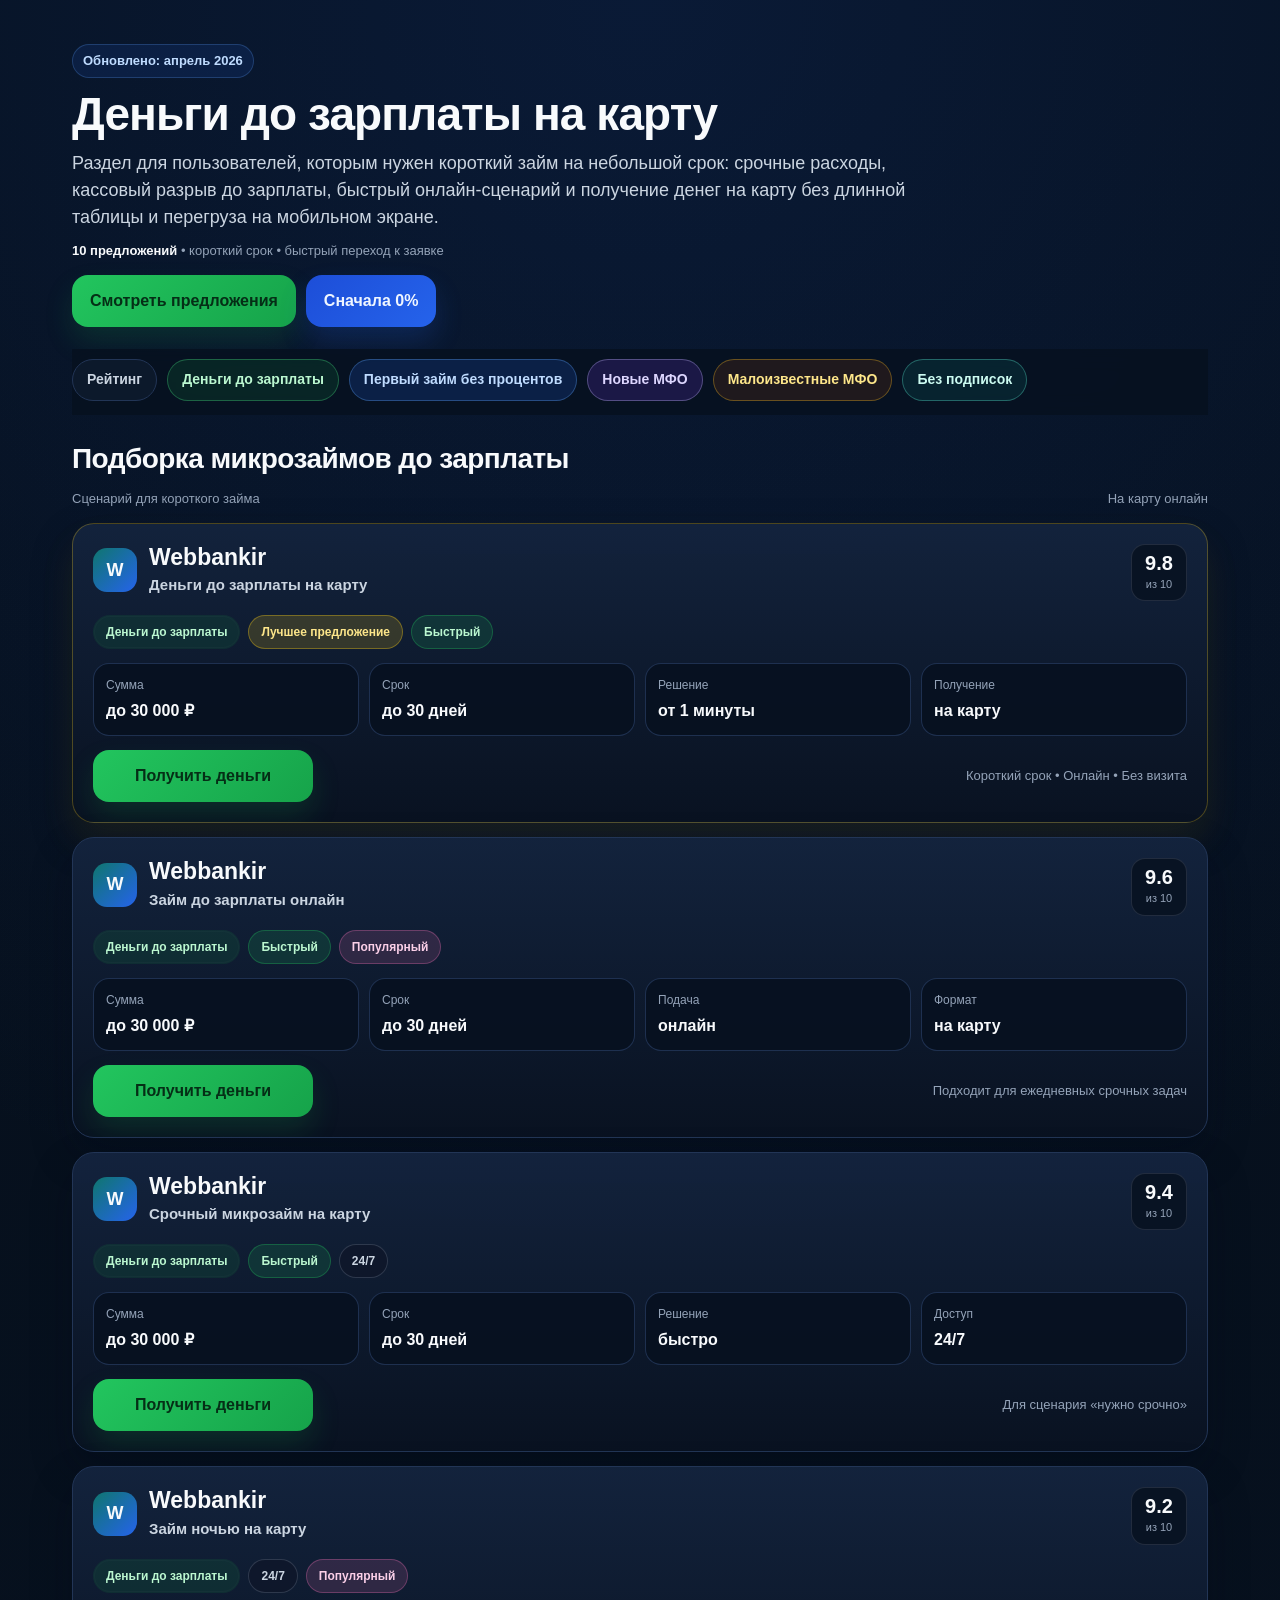
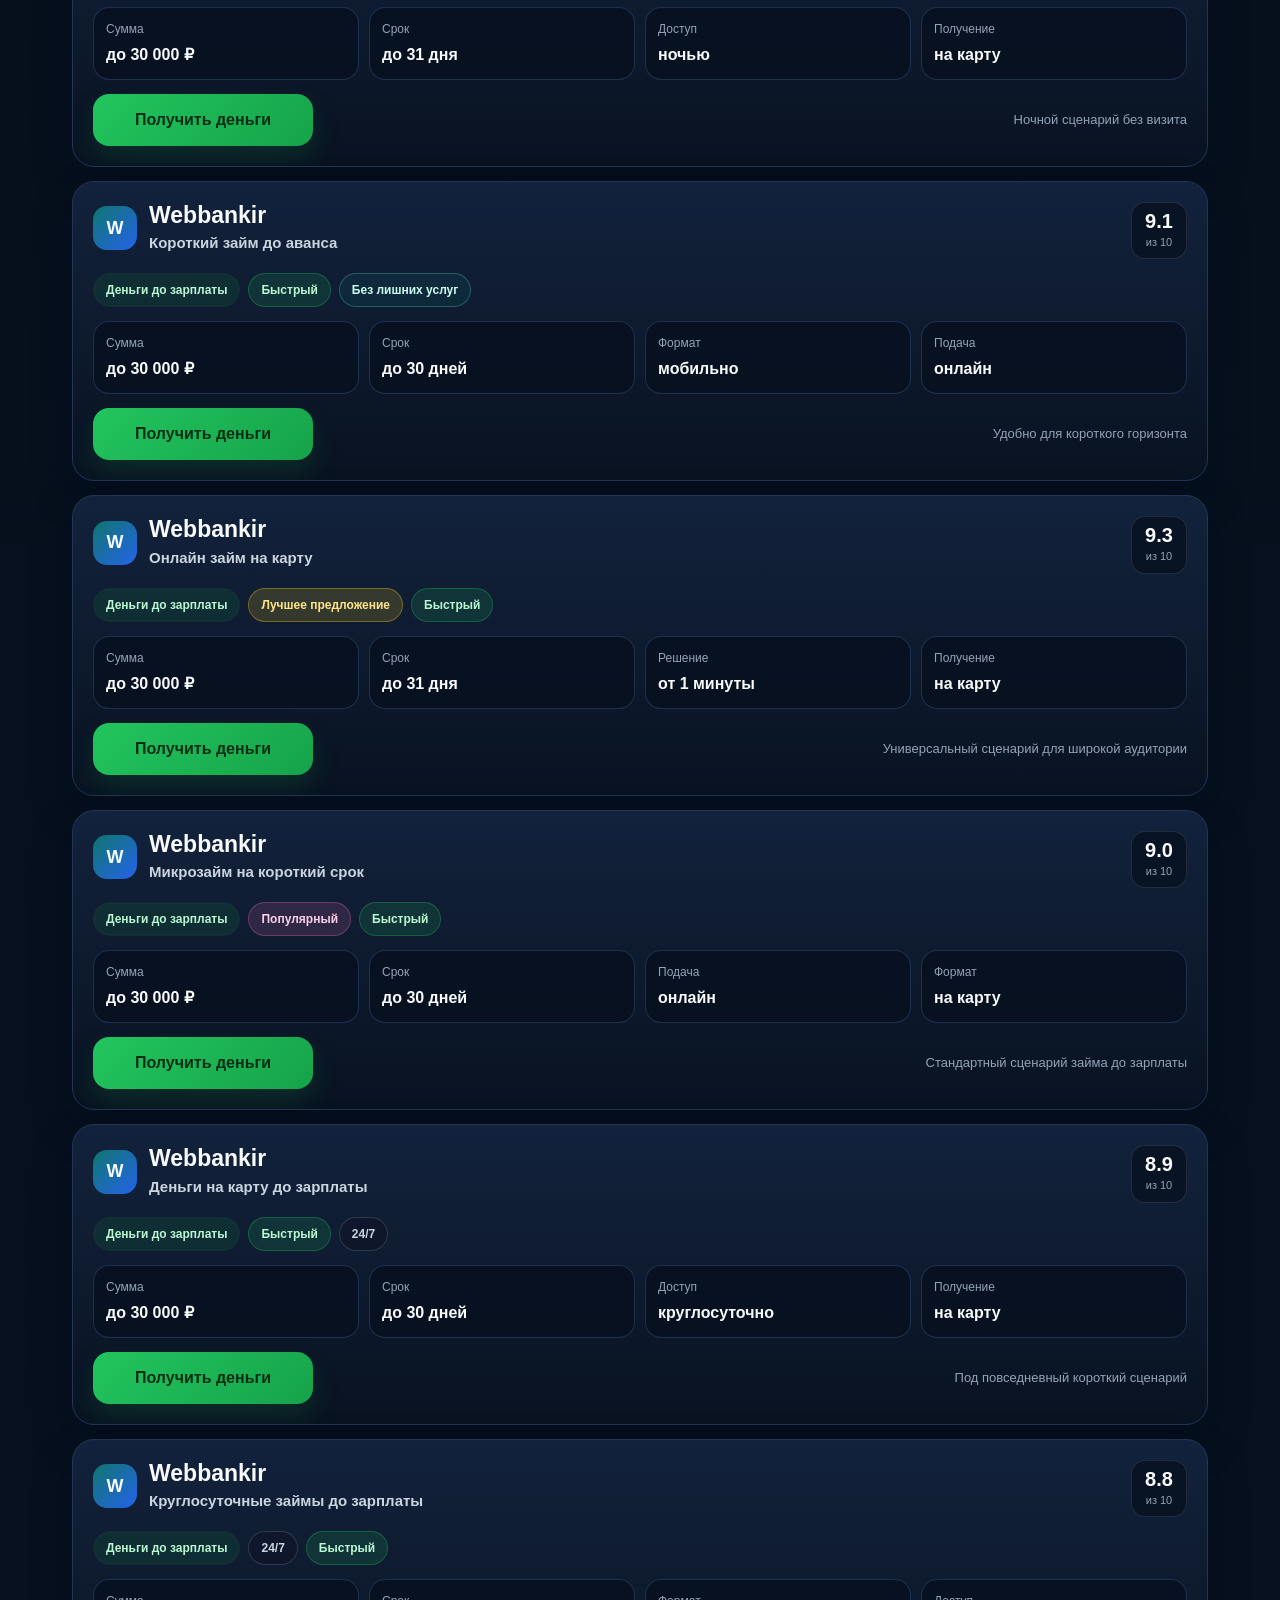
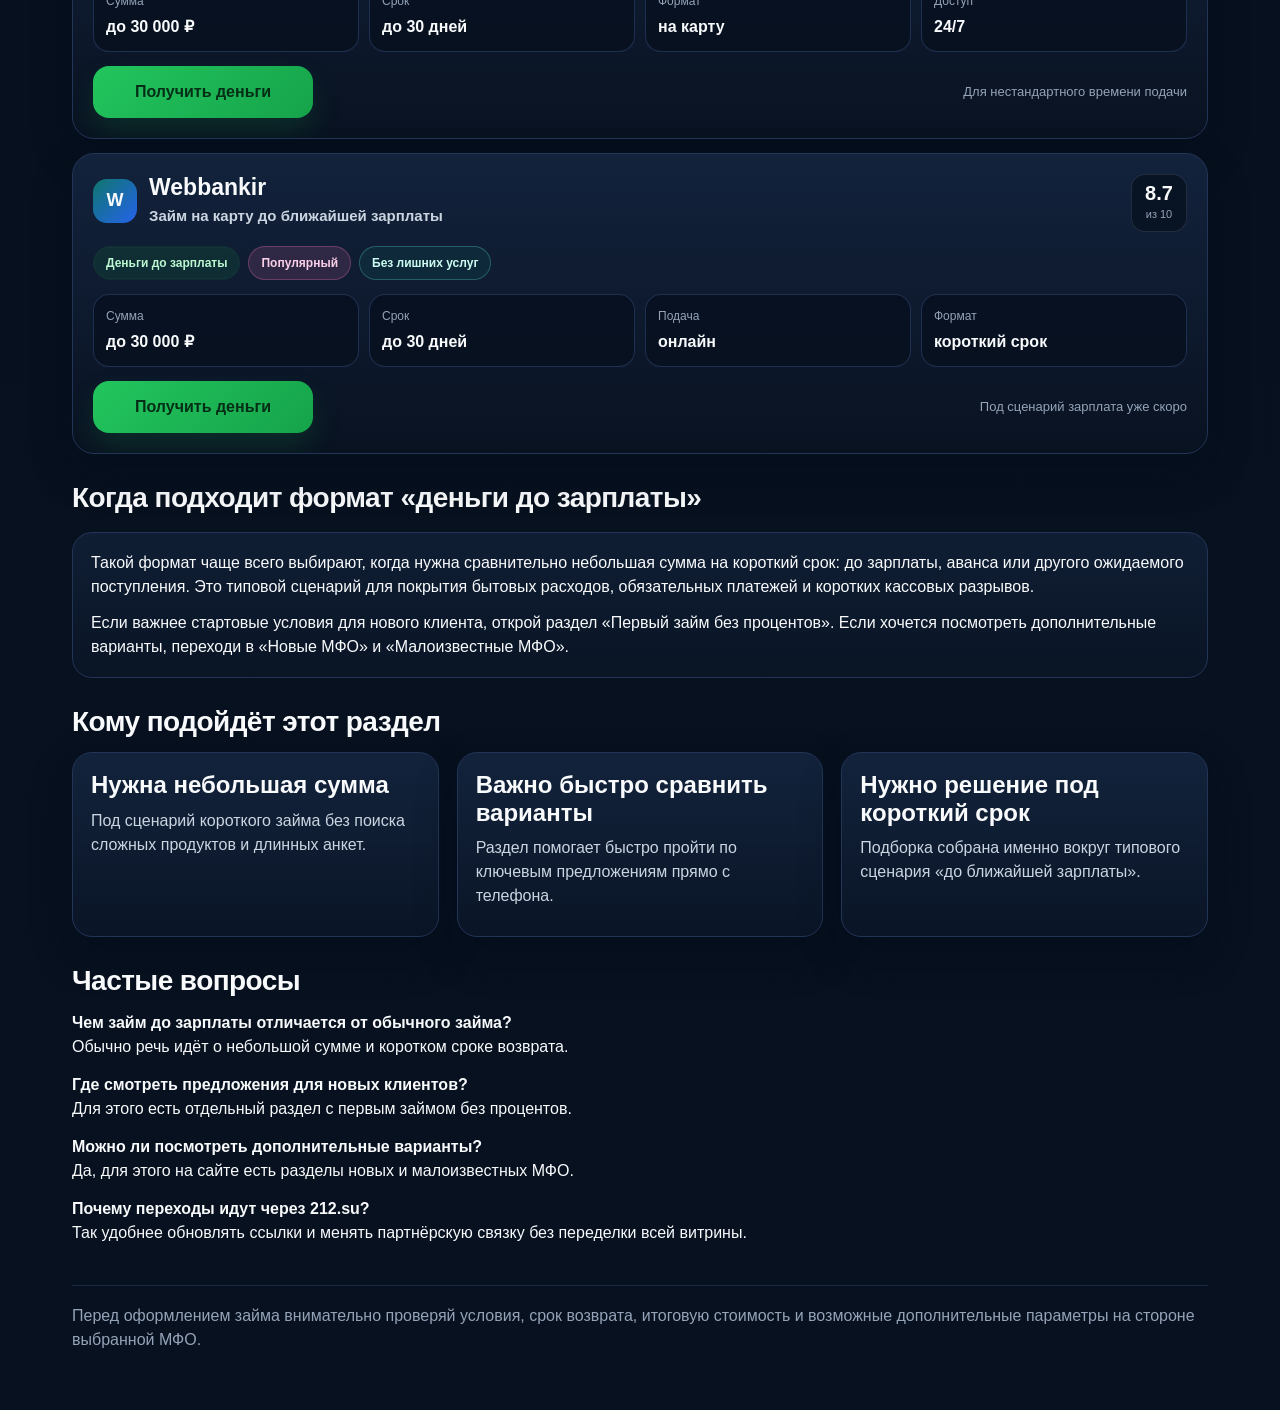
<file: dengi-do-zarplaty.html>
<!DOCTYPE html>
<html lang="ru">
<head>
  <meta charset="UTF-8">
  <meta name="viewport" content="width=device-width, initial-scale=1.0">
  <title>Деньги до зарплаты на карту — быстрые микрозаймы онлайн</title>
  <meta name="description" content="Деньги до зарплаты на карту: быстрые микрозаймы на короткий срок, удобная мобильная витрина, сравнение предложений и переход к заявке.">
  <link rel="stylesheet" href="style.css">
</head>
<body>
  <div class="container">
    <header>
      <div class="badge">Обновлено: апрель 2026</div>
      <h1>Деньги до зарплаты на карту</h1>
      <p class="lead">Раздел для пользователей, которым нужен короткий займ на небольшой срок: срочные расходы, кассовый разрыв до зарплаты, быстрый онлайн-сценарий и получение денег на карту без длинной таблицы и перегруза на мобильном экране.</p>
      <div class="hero-meta"><strong>10 предложений</strong> • короткий срок • быстрый переход к заявке</div>
      <div class="hero-actions">
        <a class="button" href="#rating-list">Смотреть предложения</a>
        <a class="button button-secondary" href="pervyi-zaim-bez-procentov.html">Сначала 0%</a>
      </div>
    </header>

    <div class="section-tabs-wrap">
      <div class="section-tabs">
        <a class="section-tab section-tab--ghost" href="index.html">Рейтинг</a>
        <a class="section-tab section-tab--payday" href="dengi-do-zarplaty.html">Деньги до зарплаты</a>
        <a class="section-tab section-tab--first" href="pervyi-zaim-bez-procentov.html">Первый займ без процентов</a>
        <a class="section-tab section-tab--new" href="novye-mfo.html">Новые МФО</a>
        <a class="section-tab section-tab--rare" href="maloizvestnye-mfo.html">Малоизвестные МФО</a>
        <a class="section-tab section-tab--clean" href="bez-podpisok.html">Без подписок</a>
      </div>
    </div>

    <section id="rating-list">
      <h2>Подборка микрозаймов до зарплаты</h2>
      <div class="rating-toolbar">
        <span>Сценарий для короткого займа</span>
        <span>На карту онлайн</span>
      </div>

      <div class="rating-list">
        <article class="rating-card rating-card--featured">
          <div class="rating-card__header">
            <div class="rating-card__brand-wrap">
              <div class="logo-box">W</div>
              <div>
                <h3 class="rating-card__brand">Webbankir</h3>
                <p class="rating-card__scenario">Деньги до зарплаты на карту</p>
              </div>
            </div>
            <div class="rating-card__score"><strong>9.8</strong><span>из 10</span></div>
          </div>
          <div class="rating-card__badges">
            <a class="section-badge section-badge--payday" href="dengi-do-zarplaty.html">Деньги до зарплаты</a>
            <span class="signal signal-best">Лучшее предложение</span>
            <span class="signal signal-fast">Быстрый</span>
          </div>
          <div class="rating-card__metrics">
            <div class="metric"><span class="metric__label">Сумма</span><span class="metric__value">до 30 000 ₽</span></div>
            <div class="metric"><span class="metric__label">Срок</span><span class="metric__value">до 30 дней</span></div>
            <div class="metric"><span class="metric__label">Решение</span><span class="metric__value">от 1 минуты</span></div>
            <div class="metric"><span class="metric__label">Получение</span><span class="metric__value">на карту</span></div>
          </div>
          <div class="rating-card__footer">
            <a class="cta-button" href="https://212.su/webbankir">Получить деньги</a>
            <div class="rating-card__trust">Короткий срок • Онлайн • Без визита</div>
          </div>
        </article>

        <article class="rating-card"><div class="rating-card__header"><div class="rating-card__brand-wrap"><div class="logo-box">W</div><div><h3 class="rating-card__brand">Webbankir</h3><p class="rating-card__scenario">Займ до зарплаты онлайн</p></div></div><div class="rating-card__score"><strong>9.6</strong><span>из 10</span></div></div><div class="rating-card__badges"><a class="section-badge section-badge--payday" href="dengi-do-zarplaty.html">Деньги до зарплаты</a><span class="signal signal-fast">Быстрый</span><span class="signal signal-top">Популярный</span></div><div class="rating-card__metrics"><div class="metric"><span class="metric__label">Сумма</span><span class="metric__value">до 30 000 ₽</span></div><div class="metric"><span class="metric__label">Срок</span><span class="metric__value">до 30 дней</span></div><div class="metric"><span class="metric__label">Подача</span><span class="metric__value">онлайн</span></div><div class="metric"><span class="metric__label">Формат</span><span class="metric__value">на карту</span></div></div><div class="rating-card__footer"><a class="cta-button" href="https://212.su/webbankir">Получить деньги</a><div class="rating-card__trust">Подходит для ежедневных срочных задач</div></div></article>
        <article class="rating-card"><div class="rating-card__header"><div class="rating-card__brand-wrap"><div class="logo-box">W</div><div><h3 class="rating-card__brand">Webbankir</h3><p class="rating-card__scenario">Срочный микрозайм на карту</p></div></div><div class="rating-card__score"><strong>9.4</strong><span>из 10</span></div></div><div class="rating-card__badges"><a class="section-badge section-badge--payday" href="dengi-do-zarplaty.html">Деньги до зарплаты</a><span class="signal signal-fast">Быстрый</span><span class="signal signal-night">24/7</span></div><div class="rating-card__metrics"><div class="metric"><span class="metric__label">Сумма</span><span class="metric__value">до 30 000 ₽</span></div><div class="metric"><span class="metric__label">Срок</span><span class="metric__value">до 30 дней</span></div><div class="metric"><span class="metric__label">Решение</span><span class="metric__value">быстро</span></div><div class="metric"><span class="metric__label">Доступ</span><span class="metric__value">24/7</span></div></div><div class="rating-card__footer"><a class="cta-button" href="https://212.su/webbankir">Получить деньги</a><div class="rating-card__trust">Для сценария «нужно срочно»</div></div></article>
        <article class="rating-card"><div class="rating-card__header"><div class="rating-card__brand-wrap"><div class="logo-box">W</div><div><h3 class="rating-card__brand">Webbankir</h3><p class="rating-card__scenario">Займ ночью на карту</p></div></div><div class="rating-card__score"><strong>9.2</strong><span>из 10</span></div></div><div class="rating-card__badges"><a class="section-badge section-badge--payday" href="dengi-do-zarplaty.html">Деньги до зарплаты</a><span class="signal signal-night">24/7</span><span class="signal signal-top">Популярный</span></div><div class="rating-card__metrics"><div class="metric"><span class="metric__label">Сумма</span><span class="metric__value">до 30 000 ₽</span></div><div class="metric"><span class="metric__label">Срок</span><span class="metric__value">до 31 дня</span></div><div class="metric"><span class="metric__label">Доступ</span><span class="metric__value">ночью</span></div><div class="metric"><span class="metric__label">Получение</span><span class="metric__value">на карту</span></div></div><div class="rating-card__footer"><a class="cta-button" href="https://212.su/webbankir">Получить деньги</a><div class="rating-card__trust">Ночной сценарий без визита</div></div></article>
        <article class="rating-card"><div class="rating-card__header"><div class="rating-card__brand-wrap"><div class="logo-box">W</div><div><h3 class="rating-card__brand">Webbankir</h3><p class="rating-card__scenario">Короткий займ до аванса</p></div></div><div class="rating-card__score"><strong>9.1</strong><span>из 10</span></div></div><div class="rating-card__badges"><a class="section-badge section-badge--payday" href="dengi-do-zarplaty.html">Деньги до зарплаты</a><span class="signal signal-fast">Быстрый</span><span class="signal signal-clear">Без лишних услуг</span></div><div class="rating-card__metrics"><div class="metric"><span class="metric__label">Сумма</span><span class="metric__value">до 30 000 ₽</span></div><div class="metric"><span class="metric__label">Срок</span><span class="metric__value">до 30 дней</span></div><div class="metric"><span class="metric__label">Формат</span><span class="metric__value">мобильно</span></div><div class="metric"><span class="metric__label">Подача</span><span class="metric__value">онлайн</span></div></div><div class="rating-card__footer"><a class="cta-button" href="https://212.su/webbankir">Получить деньги</a><div class="rating-card__trust">Удобно для короткого горизонта</div></div></article>
        <article class="rating-card"><div class="rating-card__header"><div class="rating-card__brand-wrap"><div class="logo-box">W</div><div><h3 class="rating-card__brand">Webbankir</h3><p class="rating-card__scenario">Онлайн займ на карту</p></div></div><div class="rating-card__score"><strong>9.3</strong><span>из 10</span></div></div><div class="rating-card__badges"><a class="section-badge section-badge--payday" href="dengi-do-zarplaty.html">Деньги до зарплаты</a><span class="signal signal-best">Лучшее предложение</span><span class="signal signal-fast">Быстрый</span></div><div class="rating-card__metrics"><div class="metric"><span class="metric__label">Сумма</span><span class="metric__value">до 30 000 ₽</span></div><div class="metric"><span class="metric__label">Срок</span><span class="metric__value">до 31 дня</span></div><div class="metric"><span class="metric__label">Решение</span><span class="metric__value">от 1 минуты</span></div><div class="metric"><span class="metric__label">Получение</span><span class="metric__value">на карту</span></div></div><div class="rating-card__footer"><a class="cta-button" href="https://212.su/webbankir">Получить деньги</a><div class="rating-card__trust">Универсальный сценарий для широкой аудитории</div></div></article>
        <article class="rating-card"><div class="rating-card__header"><div class="rating-card__brand-wrap"><div class="logo-box">W</div><div><h3 class="rating-card__brand">Webbankir</h3><p class="rating-card__scenario">Микрозайм на короткий срок</p></div></div><div class="rating-card__score"><strong>9.0</strong><span>из 10</span></div></div><div class="rating-card__badges"><a class="section-badge section-badge--payday" href="dengi-do-zarplaty.html">Деньги до зарплаты</a><span class="signal signal-top">Популярный</span><span class="signal signal-fast">Быстрый</span></div><div class="rating-card__metrics"><div class="metric"><span class="metric__label">Сумма</span><span class="metric__value">до 30 000 ₽</span></div><div class="metric"><span class="metric__label">Срок</span><span class="metric__value">до 30 дней</span></div><div class="metric"><span class="metric__label">Подача</span><span class="metric__value">онлайн</span></div><div class="metric"><span class="metric__label">Формат</span><span class="metric__value">на карту</span></div></div><div class="rating-card__footer"><a class="cta-button" href="https://212.su/webbankir">Получить деньги</a><div class="rating-card__trust">Стандартный сценарий займа до зарплаты</div></div></article>
        <article class="rating-card"><div class="rating-card__header"><div class="rating-card__brand-wrap"><div class="logo-box">W</div><div><h3 class="rating-card__brand">Webbankir</h3><p class="rating-card__scenario">Деньги на карту до зарплаты</p></div></div><div class="rating-card__score"><strong>8.9</strong><span>из 10</span></div></div><div class="rating-card__badges"><a class="section-badge section-badge--payday" href="dengi-do-zarplaty.html">Деньги до зарплаты</a><span class="signal signal-fast">Быстрый</span><span class="signal signal-night">24/7</span></div><div class="rating-card__metrics"><div class="metric"><span class="metric__label">Сумма</span><span class="metric__value">до 30 000 ₽</span></div><div class="metric"><span class="metric__label">Срок</span><span class="metric__value">до 30 дней</span></div><div class="metric"><span class="metric__label">Доступ</span><span class="metric__value">круглосуточно</span></div><div class="metric"><span class="metric__label">Получение</span><span class="metric__value">на карту</span></div></div><div class="rating-card__footer"><a class="cta-button" href="https://212.su/webbankir">Получить деньги</a><div class="rating-card__trust">Под повседневный короткий сценарий</div></div></article>
        <article class="rating-card"><div class="rating-card__header"><div class="rating-card__brand-wrap"><div class="logo-box">W</div><div><h3 class="rating-card__brand">Webbankir</h3><p class="rating-card__scenario">Круглосуточные займы до зарплаты</p></div></div><div class="rating-card__score"><strong>8.8</strong><span>из 10</span></div></div><div class="rating-card__badges"><a class="section-badge section-badge--payday" href="dengi-do-zarplaty.html">Деньги до зарплаты</a><span class="signal signal-night">24/7</span><span class="signal signal-fast">Быстрый</span></div><div class="rating-card__metrics"><div class="metric"><span class="metric__label">Сумма</span><span class="metric__value">до 30 000 ₽</span></div><div class="metric"><span class="metric__label">Срок</span><span class="metric__value">до 30 дней</span></div><div class="metric"><span class="metric__label">Формат</span><span class="metric__value">на карту</span></div><div class="metric"><span class="metric__label">Доступ</span><span class="metric__value">24/7</span></div></div><div class="rating-card__footer"><a class="cta-button" href="https://212.su/webbankir">Получить деньги</a><div class="rating-card__trust">Для нестандартного времени подачи</div></div></article>
        <article class="rating-card"><div class="rating-card__header"><div class="rating-card__brand-wrap"><div class="logo-box">W</div><div><h3 class="rating-card__brand">Webbankir</h3><p class="rating-card__scenario">Займ на карту до ближайшей зарплаты</p></div></div><div class="rating-card__score"><strong>8.7</strong><span>из 10</span></div></div><div class="rating-card__badges"><a class="section-badge section-badge--payday" href="dengi-do-zarplaty.html">Деньги до зарплаты</a><span class="signal signal-top">Популярный</span><span class="signal signal-clear">Без лишних услуг</span></div><div class="rating-card__metrics"><div class="metric"><span class="metric__label">Сумма</span><span class="metric__value">до 30 000 ₽</span></div><div class="metric"><span class="metric__label">Срок</span><span class="metric__value">до 30 дней</span></div><div class="metric"><span class="metric__label">Подача</span><span class="metric__value">онлайн</span></div><div class="metric"><span class="metric__label">Формат</span><span class="metric__value">короткий срок</span></div></div><div class="rating-card__footer"><a class="cta-button" href="https://212.su/webbankir">Получить деньги</a><div class="rating-card__trust">Под сценарий зарплата уже скоро</div></div></article>
      </div>
    </section>
    <section><h2>Когда подходит формат «деньги до зарплаты»</h2><div class="section-box"><p>Такой формат чаще всего выбирают, когда нужна сравнительно небольшая сумма на короткий срок: до зарплаты, аванса или другого ожидаемого поступления. Это типовой сценарий для покрытия бытовых расходов, обязательных платежей и коротких кассовых разрывов.</p><p>Если важнее стартовые условия для нового клиента, открой раздел «Первый займ без процентов». Если хочется посмотреть дополнительные варианты, переходи в «Новые МФО» и «Малоизвестные МФО».</p></div></section>
    <section><h2>Кому подойдёт этот раздел</h2><div class="grid"><div class="card"><h3>Нужна небольшая сумма</h3><p>Под сценарий короткого займа без поиска сложных продуктов и длинных анкет.</p></div><div class="card"><h3>Важно быстро сравнить варианты</h3><p>Раздел помогает быстро пройти по ключевым предложениям прямо с телефона.</p></div><div class="card"><h3>Нужно решение под короткий срок</h3><p>Подборка собрана именно вокруг типового сценария «до ближайшей зарплаты».</p></div></div></section>
    <section><h2>Частые вопросы</h2><div class="faq-item"><strong>Чем займ до зарплаты отличается от обычного займа?</strong><br>Обычно речь идёт о небольшой сумме и коротком сроке возврата.</div><div class="faq-item"><strong>Где смотреть предложения для новых клиентов?</strong><br>Для этого есть отдельный раздел с первым займом без процентов.</div><div class="faq-item"><strong>Можно ли посмотреть дополнительные варианты?</strong><br>Да, для этого на сайте есть разделы новых и малоизвестных МФО.</div><div class="faq-item"><strong>Почему переходы идут через 212.su?</strong><br>Так удобнее обновлять ссылки и менять партнёрскую связку без переделки всей витрины.</div></section>
    <footer><p>Перед оформлением займа внимательно проверяй условия, срок возврата, итоговую стоимость и возможные дополнительные параметры на стороне выбранной МФО.</p></footer>
  </div>
</body>
</html>
</file>
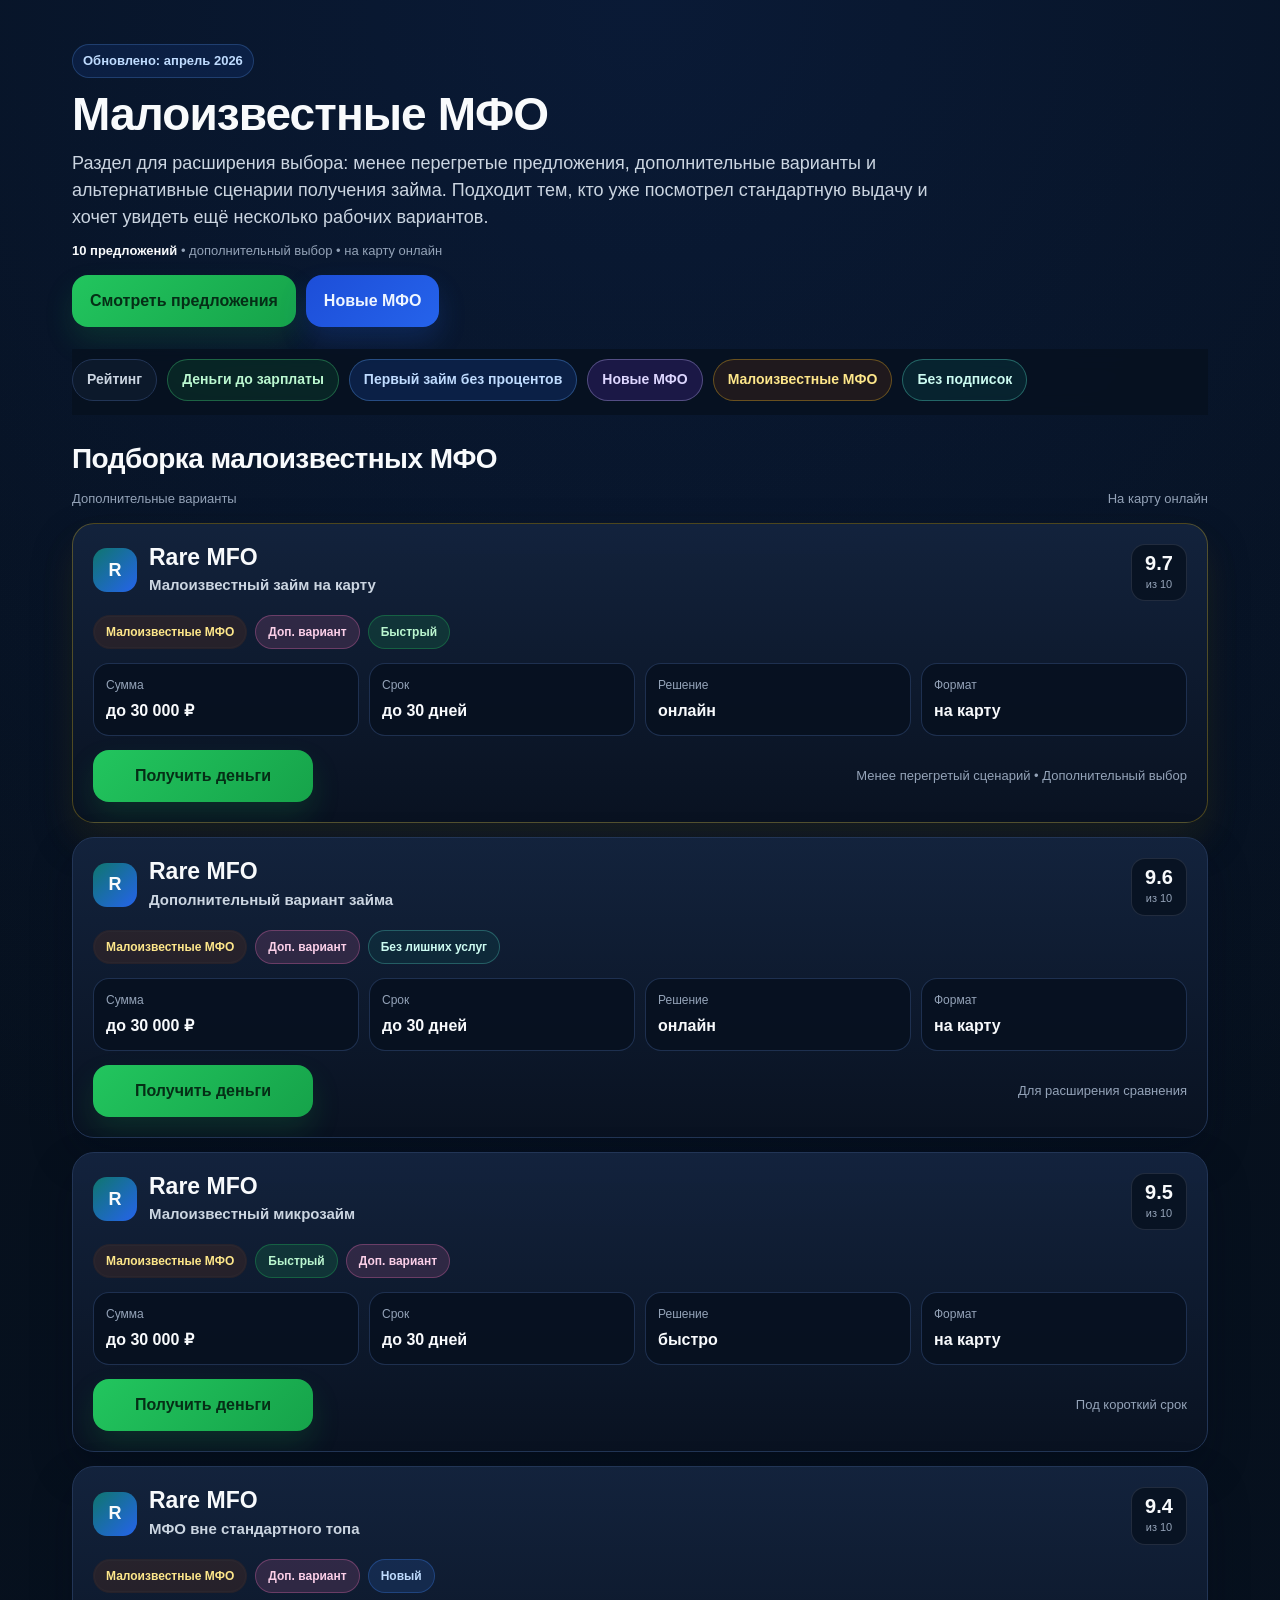
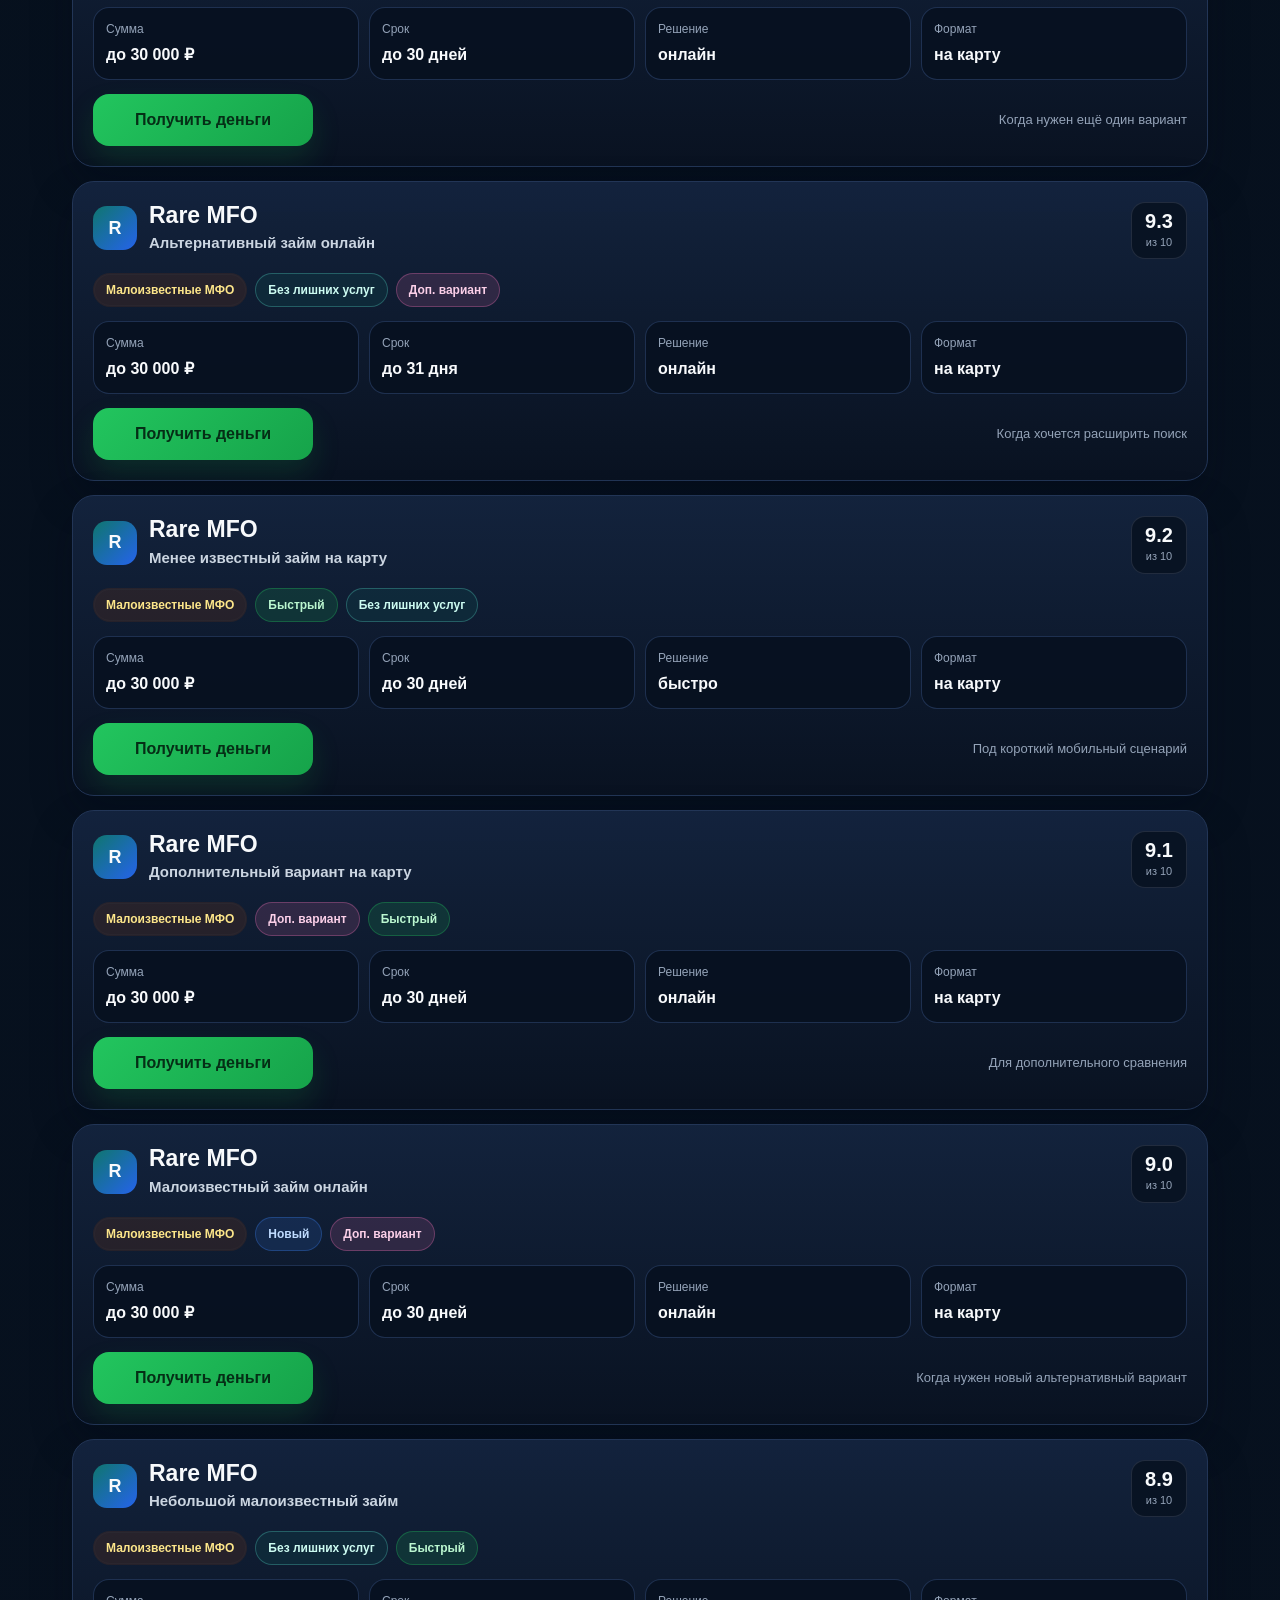
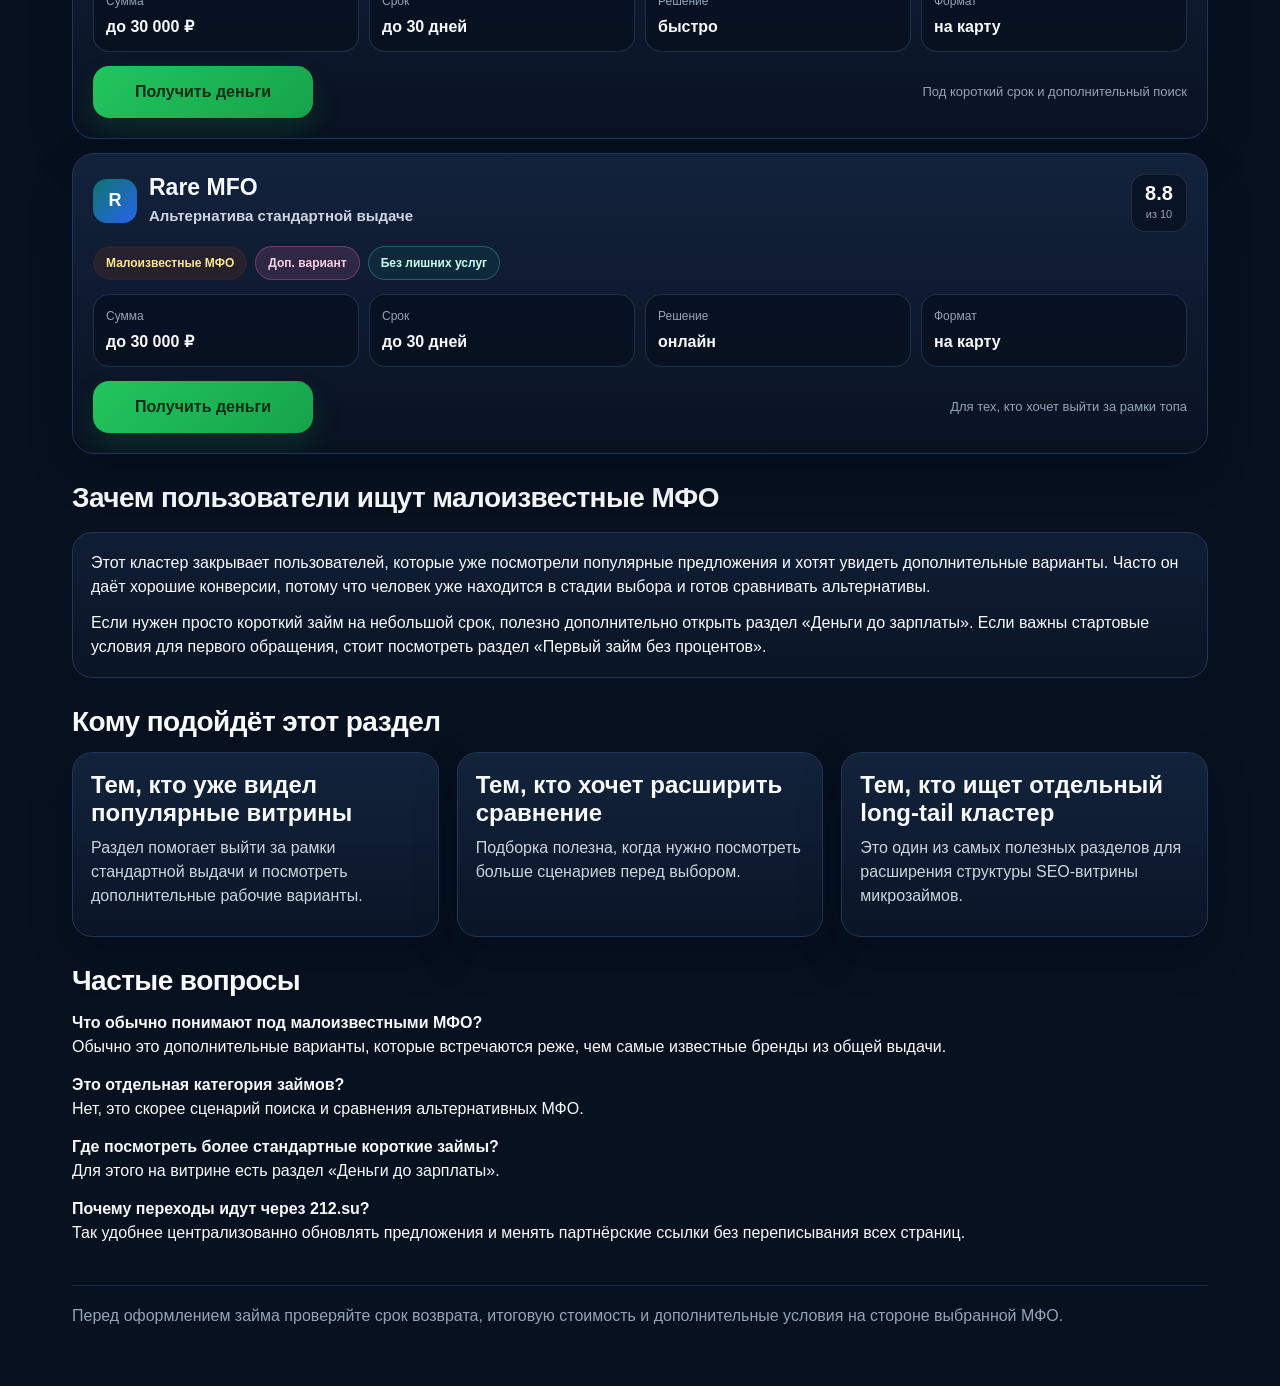
<file: maloizvestnye-mfo.html>
<!DOCTYPE html>
<html lang="ru">
<head>
  <meta charset="UTF-8">
  <meta name="viewport" content="width=device-width, initial-scale=1.0">
  <title>Малоизвестные МФО — дополнительные варианты микрозаймов</title>
  <meta name="description" content="Малоизвестные МФО: дополнительные варианты микрозаймов на карту, менее перегретые предложения, удобная мобильная витрина и быстрый переход к заявке.">
  <link rel="stylesheet" href="style.css">
</head>
<body>
  <div class="container">
    <header>
      <div class="badge">Обновлено: апрель 2026</div>
      <h1>Малоизвестные МФО</h1>
      <p class="lead">Раздел для расширения выбора: менее перегретые предложения, дополнительные варианты и альтернативные сценарии получения займа. Подходит тем, кто уже посмотрел стандартную выдачу и хочет увидеть ещё несколько рабочих вариантов.</p>
      <div class="hero-meta"><strong>10 предложений</strong> • дополнительный выбор • на карту онлайн</div>
      <div class="hero-actions">
        <a class="button" href="#rating-list">Смотреть предложения</a>
        <a class="button button-secondary" href="novye-mfo.html">Новые МФО</a>
      </div>
    </header>

    <div class="section-tabs-wrap">
      <div class="section-tabs">
        <a class="section-tab section-tab--ghost" href="index.html">Рейтинг</a>
        <a class="section-tab section-tab--payday" href="dengi-do-zarplaty.html">Деньги до зарплаты</a>
        <a class="section-tab section-tab--first" href="pervyi-zaim-bez-procentov.html">Первый займ без процентов</a>
        <a class="section-tab section-tab--new" href="novye-mfo.html">Новые МФО</a>
        <a class="section-tab section-tab--rare" href="maloizvestnye-mfo.html">Малоизвестные МФО</a>
        <a class="section-tab section-tab--clean" href="bez-podpisok.html">Без подписок</a>
      </div>
    </div>

    <section id="rating-list">
      <h2>Подборка малоизвестных МФО</h2>
      <div class="rating-toolbar">
        <span>Дополнительные варианты</span>
        <span>На карту онлайн</span>
      </div>

      <div class="rating-list">
        <article class="rating-card rating-card--featured">
          <div class="rating-card__header">
            <div class="rating-card__brand-wrap">
              <div class="logo-box">R</div>
              <div>
                <h3 class="rating-card__brand">Rare MFO</h3>
                <p class="rating-card__scenario">Малоизвестный займ на карту</p>
              </div>
            </div>
            <div class="rating-card__score"><strong>9.7</strong><span>из 10</span></div>
          </div>
          <div class="rating-card__badges">
            <a class="section-badge section-badge--rare" href="maloizvestnye-mfo.html">Малоизвестные МФО</a>
            <span class="signal signal-top">Доп. вариант</span>
            <span class="signal signal-fast">Быстрый</span>
          </div>
          <div class="rating-card__metrics">
            <div class="metric"><span class="metric__label">Сумма</span><span class="metric__value">до 30 000 ₽</span></div>
            <div class="metric"><span class="metric__label">Срок</span><span class="metric__value">до 30 дней</span></div>
            <div class="metric"><span class="metric__label">Решение</span><span class="metric__value">онлайн</span></div>
            <div class="metric"><span class="metric__label">Формат</span><span class="metric__value">на карту</span></div>
          </div>
          <div class="rating-card__footer">
            <a class="cta-button" href="https://212.su/rare1">Получить деньги</a>
            <div class="rating-card__trust">Менее перегретый сценарий • Дополнительный выбор</div>
          </div>
        </article>

        <article class="rating-card"><div class="rating-card__header"><div class="rating-card__brand-wrap"><div class="logo-box">R</div><div><h3 class="rating-card__brand">Rare MFO</h3><p class="rating-card__scenario">Дополнительный вариант займа</p></div></div><div class="rating-card__score"><strong>9.6</strong><span>из 10</span></div></div><div class="rating-card__badges"><a class="section-badge section-badge--rare" href="maloizvestnye-mfo.html">Малоизвестные МФО</a><span class="signal signal-top">Доп. вариант</span><span class="signal signal-clear">Без лишних услуг</span></div><div class="rating-card__metrics"><div class="metric"><span class="metric__label">Сумма</span><span class="metric__value">до 30 000 ₽</span></div><div class="metric"><span class="metric__label">Срок</span><span class="metric__value">до 30 дней</span></div><div class="metric"><span class="metric__label">Решение</span><span class="metric__value">онлайн</span></div><div class="metric"><span class="metric__label">Формат</span><span class="metric__value">на карту</span></div></div><div class="rating-card__footer"><a class="cta-button" href="https://212.su/rare2">Получить деньги</a><div class="rating-card__trust">Для расширения сравнения</div></div></article>
        <article class="rating-card"><div class="rating-card__header"><div class="rating-card__brand-wrap"><div class="logo-box">R</div><div><h3 class="rating-card__brand">Rare MFO</h3><p class="rating-card__scenario">Малоизвестный микрозайм</p></div></div><div class="rating-card__score"><strong>9.5</strong><span>из 10</span></div></div><div class="rating-card__badges"><a class="section-badge section-badge--rare" href="maloizvestnye-mfo.html">Малоизвестные МФО</a><span class="signal signal-fast">Быстрый</span><span class="signal signal-top">Доп. вариант</span></div><div class="rating-card__metrics"><div class="metric"><span class="metric__label">Сумма</span><span class="metric__value">до 30 000 ₽</span></div><div class="metric"><span class="metric__label">Срок</span><span class="metric__value">до 30 дней</span></div><div class="metric"><span class="metric__label">Решение</span><span class="metric__value">быстро</span></div><div class="metric"><span class="metric__label">Формат</span><span class="metric__value">на карту</span></div></div><div class="rating-card__footer"><a class="cta-button" href="https://212.su/rare3">Получить деньги</a><div class="rating-card__trust">Под короткий срок</div></div></article>
        <article class="rating-card"><div class="rating-card__header"><div class="rating-card__brand-wrap"><div class="logo-box">R</div><div><h3 class="rating-card__brand">Rare MFO</h3><p class="rating-card__scenario">МФО вне стандартного топа</p></div></div><div class="rating-card__score"><strong>9.4</strong><span>из 10</span></div></div><div class="rating-card__badges"><a class="section-badge section-badge--rare" href="maloizvestnye-mfo.html">Малоизвестные МФО</a><span class="signal signal-top">Доп. вариант</span><span class="signal signal-new">Новый</span></div><div class="rating-card__metrics"><div class="metric"><span class="metric__label">Сумма</span><span class="metric__value">до 30 000 ₽</span></div><div class="metric"><span class="metric__label">Срок</span><span class="metric__value">до 30 дней</span></div><div class="metric"><span class="metric__label">Решение</span><span class="metric__value">онлайн</span></div><div class="metric"><span class="metric__label">Формат</span><span class="metric__value">на карту</span></div></div><div class="rating-card__footer"><a class="cta-button" href="https://212.su/rare4">Получить деньги</a><div class="rating-card__trust">Когда нужен ещё один вариант</div></div></article>
        <article class="rating-card"><div class="rating-card__header"><div class="rating-card__brand-wrap"><div class="logo-box">R</div><div><h3 class="rating-card__brand">Rare MFO</h3><p class="rating-card__scenario">Альтернативный займ онлайн</p></div></div><div class="rating-card__score"><strong>9.3</strong><span>из 10</span></div></div><div class="rating-card__badges"><a class="section-badge section-badge--rare" href="maloizvestnye-mfo.html">Малоизвестные МФО</a><span class="signal signal-clear">Без лишних услуг</span><span class="signal signal-top">Доп. вариант</span></div><div class="rating-card__metrics"><div class="metric"><span class="metric__label">Сумма</span><span class="metric__value">до 30 000 ₽</span></div><div class="metric"><span class="metric__label">Срок</span><span class="metric__value">до 31 дня</span></div><div class="metric"><span class="metric__label">Решение</span><span class="metric__value">онлайн</span></div><div class="metric"><span class="metric__label">Формат</span><span class="metric__value">на карту</span></div></div><div class="rating-card__footer"><a class="cta-button" href="https://212.su/rare5">Получить деньги</a><div class="rating-card__trust">Когда хочется расширить поиск</div></div></article>
        <article class="rating-card"><div class="rating-card__header"><div class="rating-card__brand-wrap"><div class="logo-box">R</div><div><h3 class="rating-card__brand">Rare MFO</h3><p class="rating-card__scenario">Менее известный займ на карту</p></div></div><div class="rating-card__score"><strong>9.2</strong><span>из 10</span></div></div><div class="rating-card__badges"><a class="section-badge section-badge--rare" href="maloizvestnye-mfo.html">Малоизвестные МФО</a><span class="signal signal-fast">Быстрый</span><span class="signal signal-clear">Без лишних услуг</span></div><div class="rating-card__metrics"><div class="metric"><span class="metric__label">Сумма</span><span class="metric__value">до 30 000 ₽</span></div><div class="metric"><span class="metric__label">Срок</span><span class="metric__value">до 30 дней</span></div><div class="metric"><span class="metric__label">Решение</span><span class="metric__value">быстро</span></div><div class="metric"><span class="metric__label">Формат</span><span class="metric__value">на карту</span></div></div><div class="rating-card__footer"><a class="cta-button" href="https://212.su/rare6">Получить деньги</a><div class="rating-card__trust">Под короткий мобильный сценарий</div></div></article>
        <article class="rating-card"><div class="rating-card__header"><div class="rating-card__brand-wrap"><div class="logo-box">R</div><div><h3 class="rating-card__brand">Rare MFO</h3><p class="rating-card__scenario">Дополнительный вариант на карту</p></div></div><div class="rating-card__score"><strong>9.1</strong><span>из 10</span></div></div><div class="rating-card__badges"><a class="section-badge section-badge--rare" href="maloizvestnye-mfo.html">Малоизвестные МФО</a><span class="signal signal-top">Доп. вариант</span><span class="signal signal-fast">Быстрый</span></div><div class="rating-card__metrics"><div class="metric"><span class="metric__label">Сумма</span><span class="metric__value">до 30 000 ₽</span></div><div class="metric"><span class="metric__label">Срок</span><span class="metric__value">до 30 дней</span></div><div class="metric"><span class="metric__label">Решение</span><span class="metric__value">онлайн</span></div><div class="metric"><span class="metric__label">Формат</span><span class="metric__value">на карту</span></div></div><div class="rating-card__footer"><a class="cta-button" href="https://212.su/rare7">Получить деньги</a><div class="rating-card__trust">Для дополнительного сравнения</div></div></article>
        <article class="rating-card"><div class="rating-card__header"><div class="rating-card__brand-wrap"><div class="logo-box">R</div><div><h3 class="rating-card__brand">Rare MFO</h3><p class="rating-card__scenario">Малоизвестный займ онлайн</p></div></div><div class="rating-card__score"><strong>9.0</strong><span>из 10</span></div></div><div class="rating-card__badges"><a class="section-badge section-badge--rare" href="maloizvestnye-mfo.html">Малоизвестные МФО</a><span class="signal signal-new">Новый</span><span class="signal signal-top">Доп. вариант</span></div><div class="rating-card__metrics"><div class="metric"><span class="metric__label">Сумма</span><span class="metric__value">до 30 000 ₽</span></div><div class="metric"><span class="metric__label">Срок</span><span class="metric__value">до 30 дней</span></div><div class="metric"><span class="metric__label">Решение</span><span class="metric__value">онлайн</span></div><div class="metric"><span class="metric__label">Формат</span><span class="metric__value">на карту</span></div></div><div class="rating-card__footer"><a class="cta-button" href="https://212.su/rare8">Получить деньги</a><div class="rating-card__trust">Когда нужен новый альтернативный вариант</div></div></article>
        <article class="rating-card"><div class="rating-card__header"><div class="rating-card__brand-wrap"><div class="logo-box">R</div><div><h3 class="rating-card__brand">Rare MFO</h3><p class="rating-card__scenario">Небольшой малоизвестный займ</p></div></div><div class="rating-card__score"><strong>8.9</strong><span>из 10</span></div></div><div class="rating-card__badges"><a class="section-badge section-badge--rare" href="maloizvestnye-mfo.html">Малоизвестные МФО</a><span class="signal signal-clear">Без лишних услуг</span><span class="signal signal-fast">Быстрый</span></div><div class="rating-card__metrics"><div class="metric"><span class="metric__label">Сумма</span><span class="metric__value">до 30 000 ₽</span></div><div class="metric"><span class="metric__label">Срок</span><span class="metric__value">до 30 дней</span></div><div class="metric"><span class="metric__label">Решение</span><span class="metric__value">быстро</span></div><div class="metric"><span class="metric__label">Формат</span><span class="metric__value">на карту</span></div></div><div class="rating-card__footer"><a class="cta-button" href="https://212.su/rare9">Получить деньги</a><div class="rating-card__trust">Под короткий срок и дополнительный поиск</div></div></article>
        <article class="rating-card"><div class="rating-card__header"><div class="rating-card__brand-wrap"><div class="logo-box">R</div><div><h3 class="rating-card__brand">Rare MFO</h3><p class="rating-card__scenario">Альтернатива стандартной выдаче</p></div></div><div class="rating-card__score"><strong>8.8</strong><span>из 10</span></div></div><div class="rating-card__badges"><a class="section-badge section-badge--rare" href="maloizvestnye-mfo.html">Малоизвестные МФО</a><span class="signal signal-top">Доп. вариант</span><span class="signal signal-clear">Без лишних услуг</span></div><div class="rating-card__metrics"><div class="metric"><span class="metric__label">Сумма</span><span class="metric__value">до 30 000 ₽</span></div><div class="metric"><span class="metric__label">Срок</span><span class="metric__value">до 30 дней</span></div><div class="metric"><span class="metric__label">Решение</span><span class="metric__value">онлайн</span></div><div class="metric"><span class="metric__label">Формат</span><span class="metric__value">на карту</span></div></div><div class="rating-card__footer"><a class="cta-button" href="https://212.su/rare10">Получить деньги</a><div class="rating-card__trust">Для тех, кто хочет выйти за рамки топа</div></div></article>
      </div>
    </section>

    <section>
      <h2>Зачем пользователи ищут малоизвестные МФО</h2>
      <div class="section-box">
        <p>Этот кластер закрывает пользователей, которые уже посмотрели популярные предложения и хотят увидеть дополнительные варианты. Часто он даёт хорошие конверсии, потому что человек уже находится в стадии выбора и готов сравнивать альтернативы.</p>
        <p>Если нужен просто короткий займ на небольшой срок, полезно дополнительно открыть раздел «Деньги до зарплаты». Если важны стартовые условия для первого обращения, стоит посмотреть раздел «Первый займ без процентов».</p>
      </div>
    </section>

    <section>
      <h2>Кому подойдёт этот раздел</h2>
      <div class="grid">
        <div class="card"><h3>Тем, кто уже видел популярные витрины</h3><p>Раздел помогает выйти за рамки стандартной выдачи и посмотреть дополнительные рабочие варианты.</p></div>
        <div class="card"><h3>Тем, кто хочет расширить сравнение</h3><p>Подборка полезна, когда нужно посмотреть больше сценариев перед выбором.</p></div>
        <div class="card"><h3>Тем, кто ищет отдельный long-tail кластер</h3><p>Это один из самых полезных разделов для расширения структуры SEO-витрины микрозаймов.</p></div>
      </div>
    </section>

    <section>
      <h2>Частые вопросы</h2>
      <div class="faq-item"><strong>Что обычно понимают под малоизвестными МФО?</strong><br>Обычно это дополнительные варианты, которые встречаются реже, чем самые известные бренды из общей выдачи.</div>
      <div class="faq-item"><strong>Это отдельная категория займов?</strong><br>Нет, это скорее сценарий поиска и сравнения альтернативных МФО.</div>
      <div class="faq-item"><strong>Где посмотреть более стандартные короткие займы?</strong><br>Для этого на витрине есть раздел «Деньги до зарплаты».</div>
      <div class="faq-item"><strong>Почему переходы идут через 212.su?</strong><br>Так удобнее централизованно обновлять предложения и менять партнёрские ссылки без переписывания всех страниц.</div>
    </section>

    <footer>
      <p>Перед оформлением займа проверяйте срок возврата, итоговую стоимость и дополнительные условия на стороне выбранной МФО.</p>
    </footer>
  </div>
</body>
</html>
</file>
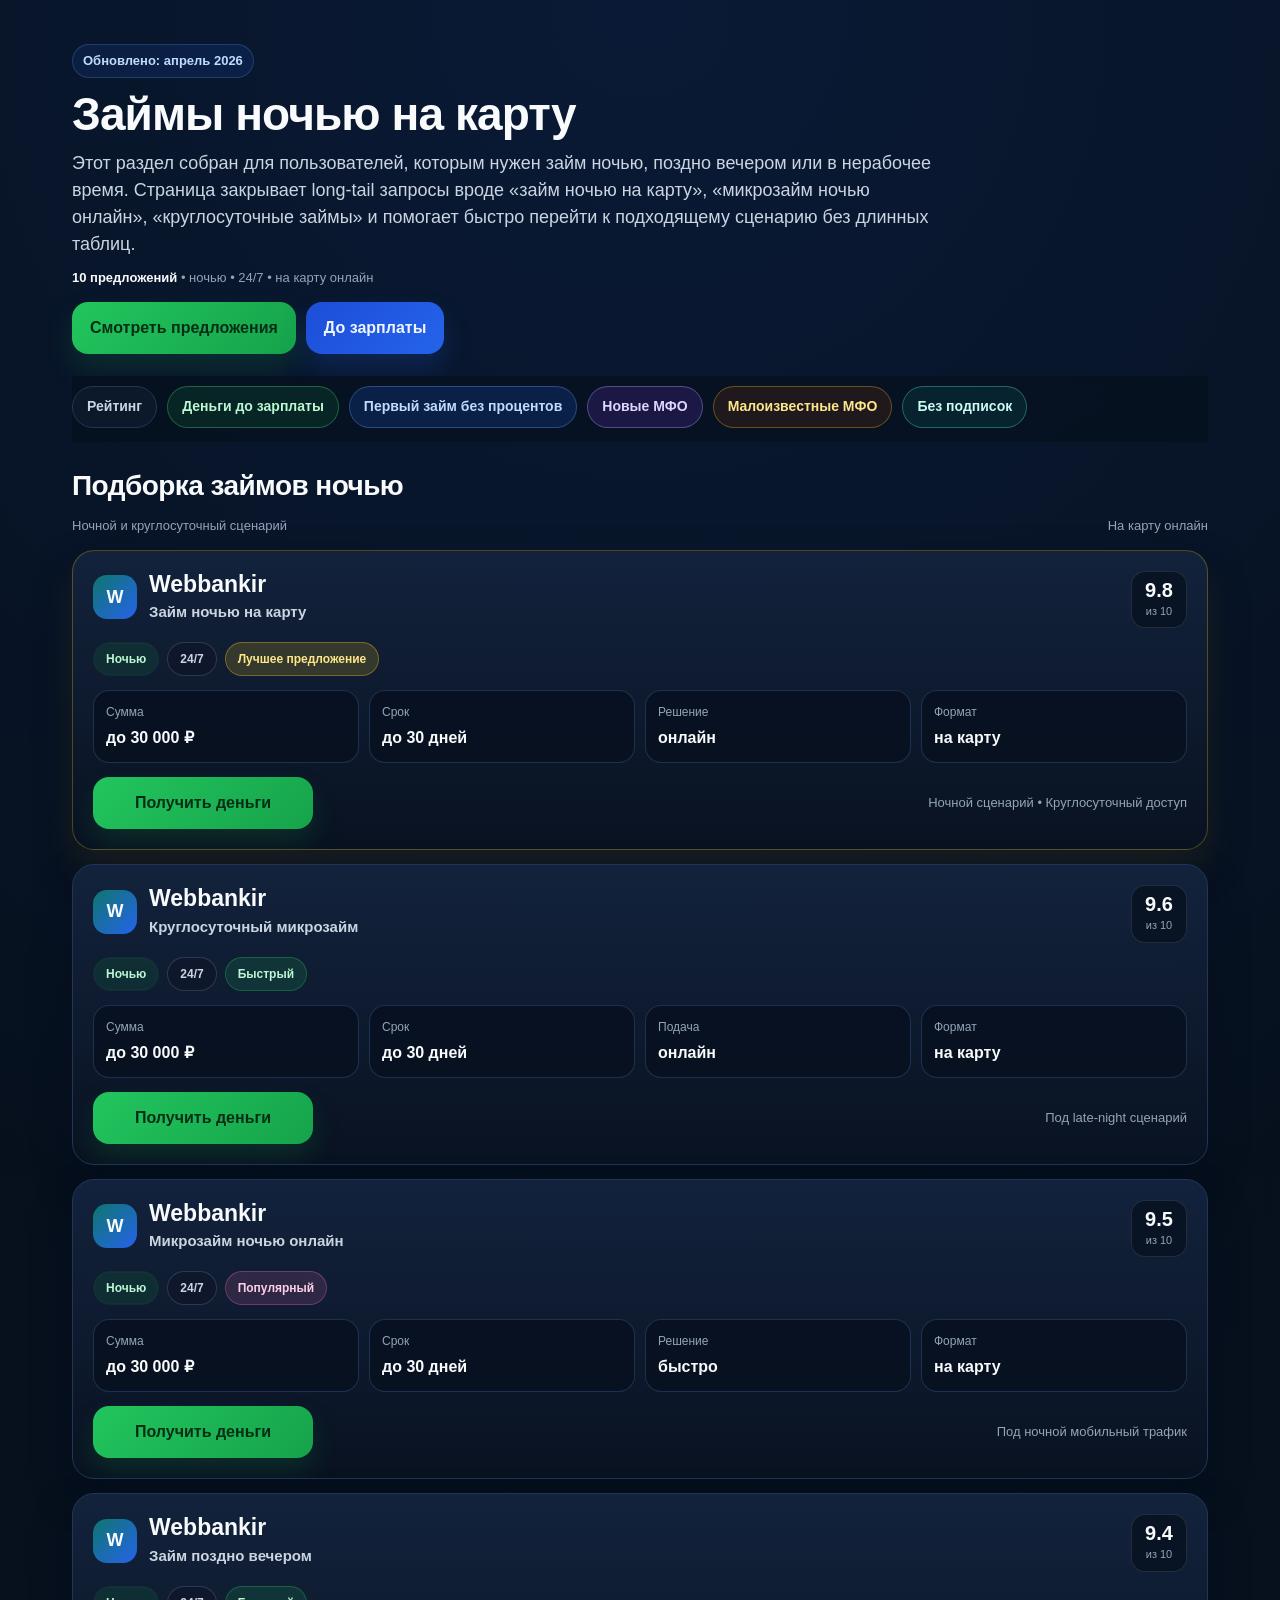
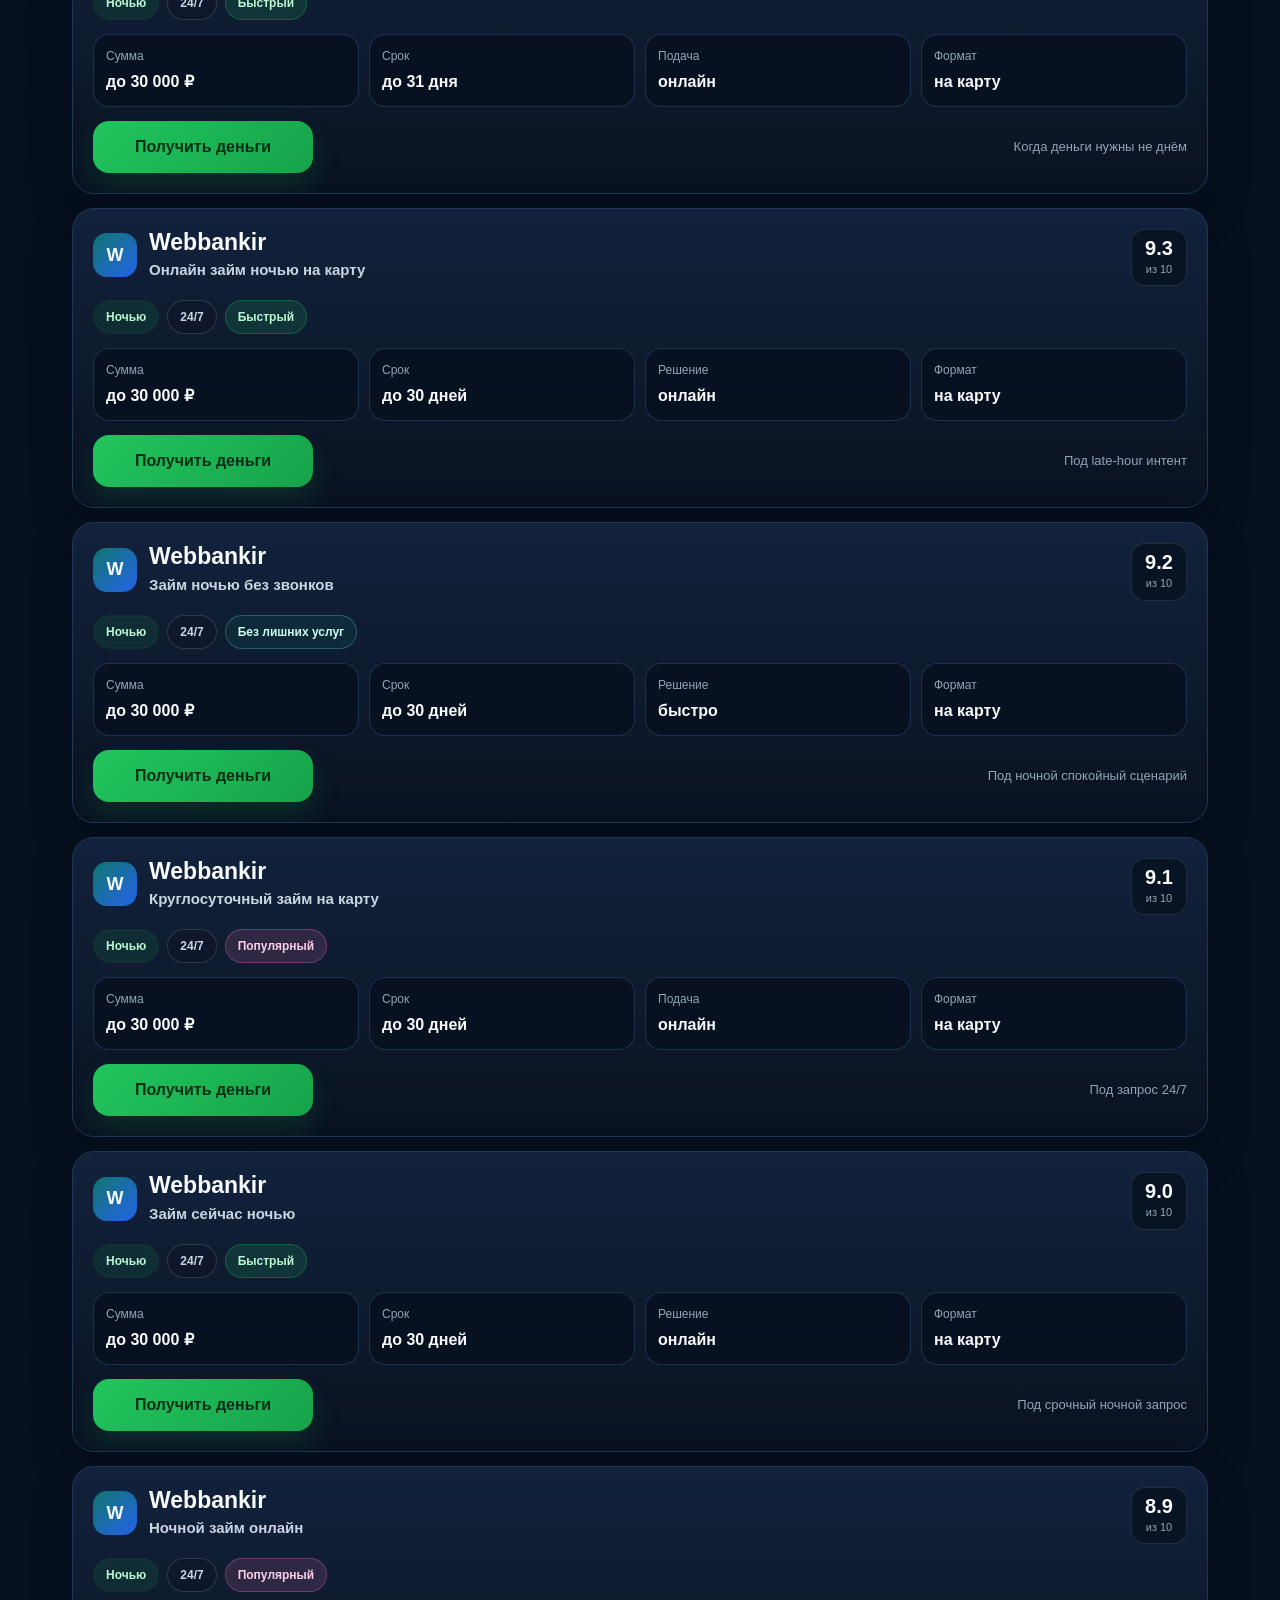
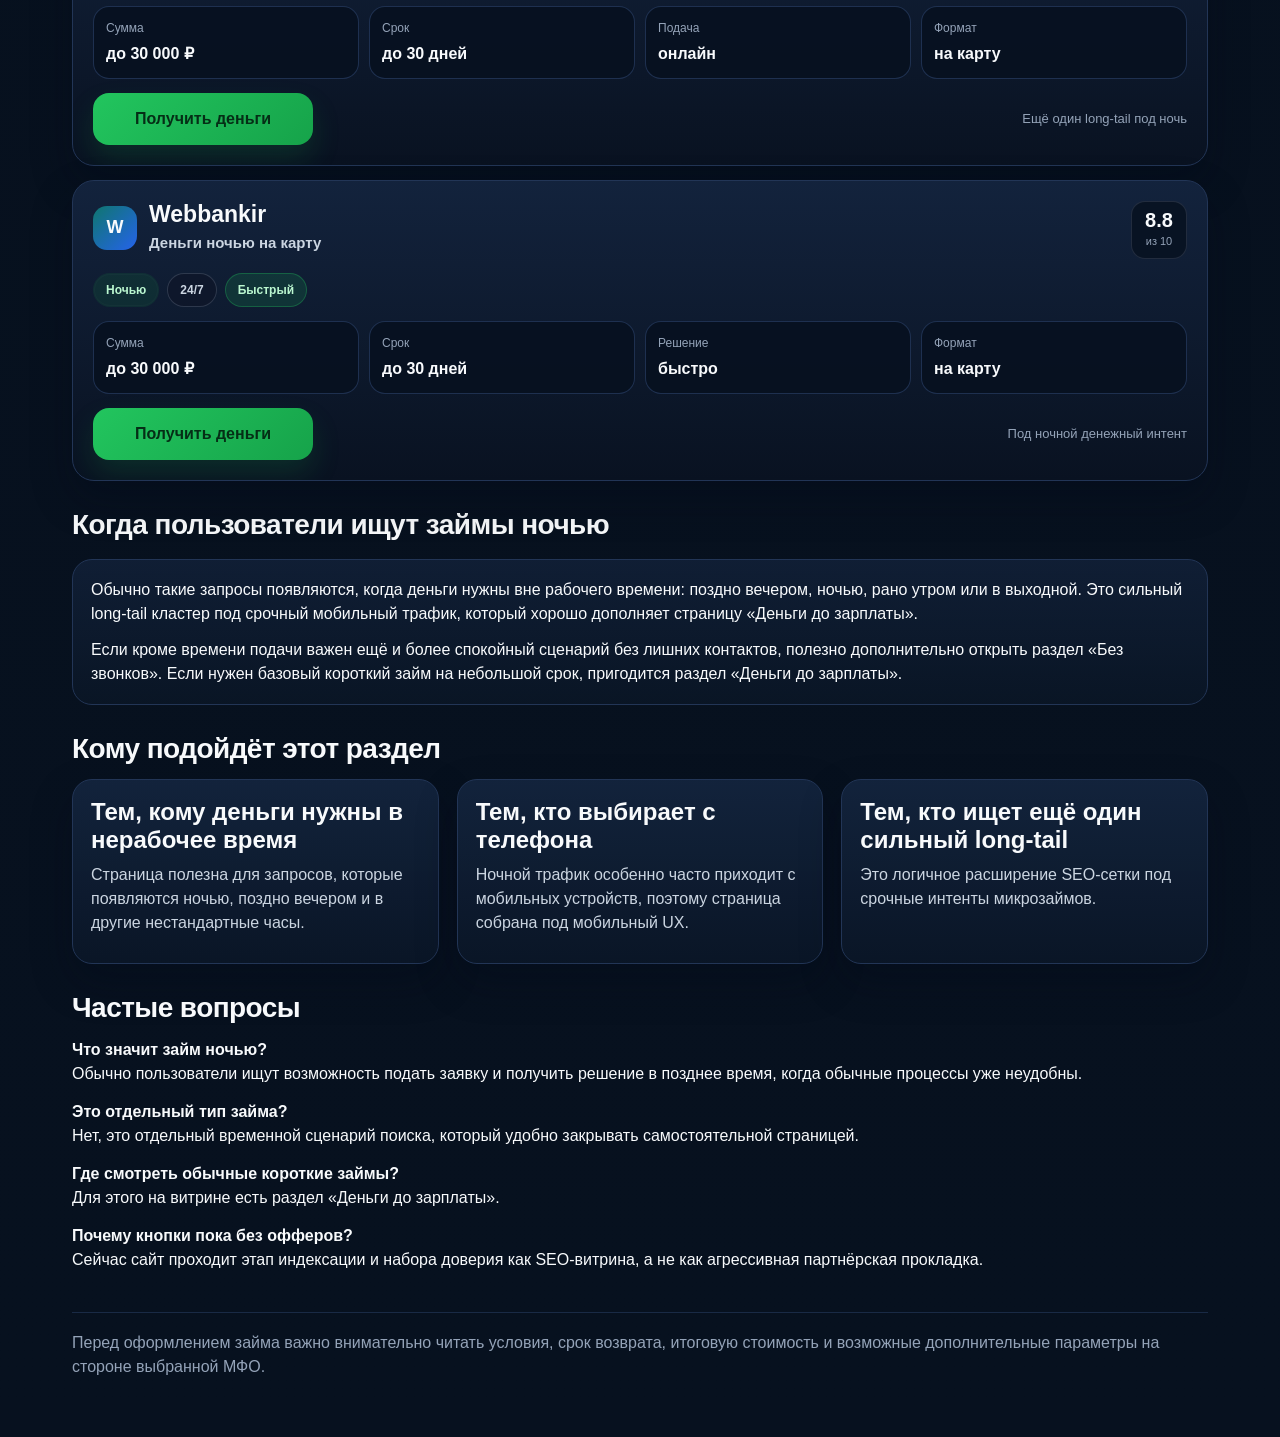
<file: nochyu.html>
<!DOCTYPE html>
<html lang="ru">
<head>
  <meta charset="UTF-8">
  <meta name="viewport" content="width=device-width, initial-scale=1.0">
  <title>Займы ночью на карту — круглосуточные микрозаймы онлайн</title>
  <meta name="description" content="Займы ночью на карту: круглосуточные микрозаймы онлайн, подборка предложений для ночного сценария, быстрый выбор с телефона и удобная витрина.">
  <link rel="stylesheet" href="style.css">
</head>
<body>
  <div class="container">
    <header>
      <div class="badge">Обновлено: апрель 2026</div>
      <h1>Займы ночью на карту</h1>
      <p class="lead">Этот раздел собран для пользователей, которым нужен займ ночью, поздно вечером или в нерабочее время. Страница закрывает long-tail запросы вроде «займ ночью на карту», «микрозайм ночью онлайн», «круглосуточные займы» и помогает быстро перейти к подходящему сценарию без длинных таблиц.</p>
      <div class="hero-meta"><strong>10 предложений</strong> • ночью • 24/7 • на карту онлайн</div>
      <div class="hero-actions">
        <a class="button" href="#rating-list">Смотреть предложения</a>
        <a class="button button-secondary" href="dengi-do-zarplaty.html">До зарплаты</a>
      </div>
    </header>

    <div class="section-tabs-wrap">
      <div class="section-tabs">
        <a class="section-tab section-tab--ghost" href="index.html">Рейтинг</a>
        <a class="section-tab section-tab--payday" href="dengi-do-zarplaty.html">Деньги до зарплаты</a>
        <a class="section-tab section-tab--first" href="pervyi-zaim-bez-procentov.html">Первый займ без процентов</a>
        <a class="section-tab section-tab--new" href="novye-mfo.html">Новые МФО</a>
        <a class="section-tab section-tab--rare" href="maloizvestnye-mfo.html">Малоизвестные МФО</a>
        <a class="section-tab section-tab--clean" href="bez-podpisok.html">Без подписок</a>
      </div>
    </div>

    <section id="rating-list">
      <h2>Подборка займов ночью</h2>
      <div class="rating-toolbar">
        <span>Ночной и круглосуточный сценарий</span>
        <span>На карту онлайн</span>
      </div>

      <div class="rating-list">
        <article class="rating-card rating-card--featured">
          <div class="rating-card__header">
            <div class="rating-card__brand-wrap">
              <div class="logo-box">W</div>
              <div>
                <h3 class="rating-card__brand">Webbankir</h3>
                <p class="rating-card__scenario">Займ ночью на карту</p>
              </div>
            </div>
            <div class="rating-card__score"><strong>9.8</strong><span>из 10</span></div>
          </div>
          <div class="rating-card__badges">
            <a class="section-badge section-badge--payday" href="nochyu.html">Ночью</a>
            <span class="signal signal-night">24/7</span>
            <span class="signal signal-best">Лучшее предложение</span>
          </div>
          <div class="rating-card__metrics">
            <div class="metric"><span class="metric__label">Сумма</span><span class="metric__value">до 30 000 ₽</span></div>
            <div class="metric"><span class="metric__label">Срок</span><span class="metric__value">до 30 дней</span></div>
            <div class="metric"><span class="metric__label">Решение</span><span class="metric__value">онлайн</span></div>
            <div class="metric"><span class="metric__label">Формат</span><span class="metric__value">на карту</span></div>
          </div>
          <div class="rating-card__footer">
            <a class="cta-button" href="#">Получить деньги</a>
            <div class="rating-card__trust">Ночной сценарий • Круглосуточный доступ</div>
          </div>
        </article>

        <article class="rating-card"><div class="rating-card__header"><div class="rating-card__brand-wrap"><div class="logo-box">W</div><div><h3 class="rating-card__brand">Webbankir</h3><p class="rating-card__scenario">Круглосуточный микрозайм</p></div></div><div class="rating-card__score"><strong>9.6</strong><span>из 10</span></div></div><div class="rating-card__badges"><a class="section-badge section-badge--payday" href="nochyu.html">Ночью</a><span class="signal signal-night">24/7</span><span class="signal signal-fast">Быстрый</span></div><div class="rating-card__metrics"><div class="metric"><span class="metric__label">Сумма</span><span class="metric__value">до 30 000 ₽</span></div><div class="metric"><span class="metric__label">Срок</span><span class="metric__value">до 30 дней</span></div><div class="metric"><span class="metric__label">Подача</span><span class="metric__value">онлайн</span></div><div class="metric"><span class="metric__label">Формат</span><span class="metric__value">на карту</span></div></div><div class="rating-card__footer"><a class="cta-button" href="#">Получить деньги</a><div class="rating-card__trust">Под late-night сценарий</div></div></article>
        <article class="rating-card"><div class="rating-card__header"><div class="rating-card__brand-wrap"><div class="logo-box">W</div><div><h3 class="rating-card__brand">Webbankir</h3><p class="rating-card__scenario">Микрозайм ночью онлайн</p></div></div><div class="rating-card__score"><strong>9.5</strong><span>из 10</span></div></div><div class="rating-card__badges"><a class="section-badge section-badge--payday" href="nochyu.html">Ночью</a><span class="signal signal-night">24/7</span><span class="signal signal-top">Популярный</span></div><div class="rating-card__metrics"><div class="metric"><span class="metric__label">Сумма</span><span class="metric__value">до 30 000 ₽</span></div><div class="metric"><span class="metric__label">Срок</span><span class="metric__value">до 30 дней</span></div><div class="metric"><span class="metric__label">Решение</span><span class="metric__value">быстро</span></div><div class="metric"><span class="metric__label">Формат</span><span class="metric__value">на карту</span></div></div><div class="rating-card__footer"><a class="cta-button" href="#">Получить деньги</a><div class="rating-card__trust">Под ночной мобильный трафик</div></div></article>
        <article class="rating-card"><div class="rating-card__header"><div class="rating-card__brand-wrap"><div class="logo-box">W</div><div><h3 class="rating-card__brand">Webbankir</h3><p class="rating-card__scenario">Займ поздно вечером</p></div></div><div class="rating-card__score"><strong>9.4</strong><span>из 10</span></div></div><div class="rating-card__badges"><a class="section-badge section-badge--payday" href="nochyu.html">Ночью</a><span class="signal signal-night">24/7</span><span class="signal signal-fast">Быстрый</span></div><div class="rating-card__metrics"><div class="metric"><span class="metric__label">Сумма</span><span class="metric__value">до 30 000 ₽</span></div><div class="metric"><span class="metric__label">Срок</span><span class="metric__value">до 31 дня</span></div><div class="metric"><span class="metric__label">Подача</span><span class="metric__value">онлайн</span></div><div class="metric"><span class="metric__label">Формат</span><span class="metric__value">на карту</span></div></div><div class="rating-card__footer"><a class="cta-button" href="#">Получить деньги</a><div class="rating-card__trust">Когда деньги нужны не днём</div></div></article>
        <article class="rating-card"><div class="rating-card__header"><div class="rating-card__brand-wrap"><div class="logo-box">W</div><div><h3 class="rating-card__brand">Webbankir</h3><p class="rating-card__scenario">Онлайн займ ночью на карту</p></div></div><div class="rating-card__score"><strong>9.3</strong><span>из 10</span></div></div><div class="rating-card__badges"><a class="section-badge section-badge--payday" href="nochyu.html">Ночью</a><span class="signal signal-night">24/7</span><span class="signal signal-fast">Быстрый</span></div><div class="rating-card__metrics"><div class="metric"><span class="metric__label">Сумма</span><span class="metric__value">до 30 000 ₽</span></div><div class="metric"><span class="metric__label">Срок</span><span class="metric__value">до 30 дней</span></div><div class="metric"><span class="metric__label">Решение</span><span class="metric__value">онлайн</span></div><div class="metric"><span class="metric__label">Формат</span><span class="metric__value">на карту</span></div></div><div class="rating-card__footer"><a class="cta-button" href="#">Получить деньги</a><div class="rating-card__trust">Под late-hour интент</div></div></article>
        <article class="rating-card"><div class="rating-card__header"><div class="rating-card__brand-wrap"><div class="logo-box">W</div><div><h3 class="rating-card__brand">Webbankir</h3><p class="rating-card__scenario">Займ ночью без звонков</p></div></div><div class="rating-card__score"><strong>9.2</strong><span>из 10</span></div></div><div class="rating-card__badges"><a class="section-badge section-badge--payday" href="nochyu.html">Ночью</a><span class="signal signal-night">24/7</span><span class="signal signal-clear">Без лишних услуг</span></div><div class="rating-card__metrics"><div class="metric"><span class="metric__label">Сумма</span><span class="metric__value">до 30 000 ₽</span></div><div class="metric"><span class="metric__label">Срок</span><span class="metric__value">до 30 дней</span></div><div class="metric"><span class="metric__label">Решение</span><span class="metric__value">быстро</span></div><div class="metric"><span class="metric__label">Формат</span><span class="metric__value">на карту</span></div></div><div class="rating-card__footer"><a class="cta-button" href="#">Получить деньги</a><div class="rating-card__trust">Под ночной спокойный сценарий</div></div></article>
        <article class="rating-card"><div class="rating-card__header"><div class="rating-card__brand-wrap"><div class="logo-box">W</div><div><h3 class="rating-card__brand">Webbankir</h3><p class="rating-card__scenario">Круглосуточный займ на карту</p></div></div><div class="rating-card__score"><strong>9.1</strong><span>из 10</span></div></div><div class="rating-card__badges"><a class="section-badge section-badge--payday" href="nochyu.html">Ночью</a><span class="signal signal-night">24/7</span><span class="signal signal-top">Популярный</span></div><div class="rating-card__metrics"><div class="metric"><span class="metric__label">Сумма</span><span class="metric__value">до 30 000 ₽</span></div><div class="metric"><span class="metric__label">Срок</span><span class="metric__value">до 30 дней</span></div><div class="metric"><span class="metric__label">Подача</span><span class="metric__value">онлайн</span></div><div class="metric"><span class="metric__label">Формат</span><span class="metric__value">на карту</span></div></div><div class="rating-card__footer"><a class="cta-button" href="#">Получить деньги</a><div class="rating-card__trust">Под запрос 24/7</div></div></article>
        <article class="rating-card"><div class="rating-card__header"><div class="rating-card__brand-wrap"><div class="logo-box">W</div><div><h3 class="rating-card__brand">Webbankir</h3><p class="rating-card__scenario">Займ сейчас ночью</p></div></div><div class="rating-card__score"><strong>9.0</strong><span>из 10</span></div></div><div class="rating-card__badges"><a class="section-badge section-badge--payday" href="nochyu.html">Ночью</a><span class="signal signal-night">24/7</span><span class="signal signal-fast">Быстрый</span></div><div class="rating-card__metrics"><div class="metric"><span class="metric__label">Сумма</span><span class="metric__value">до 30 000 ₽</span></div><div class="metric"><span class="metric__label">Срок</span><span class="metric__value">до 30 дней</span></div><div class="metric"><span class="metric__label">Решение</span><span class="metric__value">онлайн</span></div><div class="metric"><span class="metric__label">Формат</span><span class="metric__value">на карту</span></div></div><div class="rating-card__footer"><a class="cta-button" href="#">Получить деньги</a><div class="rating-card__trust">Под срочный ночной запрос</div></div></article>
        <article class="rating-card"><div class="rating-card__header"><div class="rating-card__brand-wrap"><div class="logo-box">W</div><div><h3 class="rating-card__brand">Webbankir</h3><p class="rating-card__scenario">Ночной займ онлайн</p></div></div><div class="rating-card__score"><strong>8.9</strong><span>из 10</span></div></div><div class="rating-card__badges"><a class="section-badge section-badge--payday" href="nochyu.html">Ночью</a><span class="signal signal-night">24/7</span><span class="signal signal-top">Популярный</span></div><div class="rating-card__metrics"><div class="metric"><span class="metric__label">Сумма</span><span class="metric__value">до 30 000 ₽</span></div><div class="metric"><span class="metric__label">Срок</span><span class="metric__value">до 30 дней</span></div><div class="metric"><span class="metric__label">Подача</span><span class="metric__value">онлайн</span></div><div class="metric"><span class="metric__label">Формат</span><span class="metric__value">на карту</span></div></div><div class="rating-card__footer"><a class="cta-button" href="#">Получить деньги</a><div class="rating-card__trust">Ещё один long-tail под ночь</div></div></article>
        <article class="rating-card"><div class="rating-card__header"><div class="rating-card__brand-wrap"><div class="logo-box">W</div><div><h3 class="rating-card__brand">Webbankir</h3><p class="rating-card__scenario">Деньги ночью на карту</p></div></div><div class="rating-card__score"><strong>8.8</strong><span>из 10</span></div></div><div class="rating-card__badges"><a class="section-badge section-badge--payday" href="nochyu.html">Ночью</a><span class="signal signal-night">24/7</span><span class="signal signal-fast">Быстрый</span></div><div class="rating-card__metrics"><div class="metric"><span class="metric__label">Сумма</span><span class="metric__value">до 30 000 ₽</span></div><div class="metric"><span class="metric__label">Срок</span><span class="metric__value">до 30 дней</span></div><div class="metric"><span class="metric__label">Решение</span><span class="metric__value">быстро</span></div><div class="metric"><span class="metric__label">Формат</span><span class="metric__value">на карту</span></div></div><div class="rating-card__footer"><a class="cta-button" href="#">Получить деньги</a><div class="rating-card__trust">Под ночной денежный интент</div></div></article>
      </div>
    </section>

    <section>
      <h2>Когда пользователи ищут займы ночью</h2>
      <div class="section-box">
        <p>Обычно такие запросы появляются, когда деньги нужны вне рабочего времени: поздно вечером, ночью, рано утром или в выходной. Это сильный long-tail кластер под срочный мобильный трафик, который хорошо дополняет страницу «Деньги до зарплаты».</p>
        <p>Если кроме времени подачи важен ещё и более спокойный сценарий без лишних контактов, полезно дополнительно открыть раздел «Без звонков». Если нужен базовый короткий займ на небольшой срок, пригодится раздел «Деньги до зарплаты».</p>
      </div>
    </section>

    <section>
      <h2>Кому подойдёт этот раздел</h2>
      <div class="grid">
        <div class="card"><h3>Тем, кому деньги нужны в нерабочее время</h3><p>Страница полезна для запросов, которые появляются ночью, поздно вечером и в другие нестандартные часы.</p></div>
        <div class="card"><h3>Тем, кто выбирает с телефона</h3><p>Ночной трафик особенно часто приходит с мобильных устройств, поэтому страница собрана под мобильный UX.</p></div>
        <div class="card"><h3>Тем, кто ищет ещё один сильный long-tail</h3><p>Это логичное расширение SEO-сетки под срочные интенты микрозаймов.</p></div>
      </div>
    </section>

    <section>
      <h2>Частые вопросы</h2>
      <div class="faq-item"><strong>Что значит займ ночью?</strong><br>Обычно пользователи ищут возможность подать заявку и получить решение в позднее время, когда обычные процессы уже неудобны.</div>
      <div class="faq-item"><strong>Это отдельный тип займа?</strong><br>Нет, это отдельный временной сценарий поиска, который удобно закрывать самостоятельной страницей.</div>
      <div class="faq-item"><strong>Где смотреть обычные короткие займы?</strong><br>Для этого на витрине есть раздел «Деньги до зарплаты».</div>
      <div class="faq-item"><strong>Почему кнопки пока без офферов?</strong><br>Сейчас сайт проходит этап индексации и набора доверия как SEO-витрина, а не как агрессивная партнёрская прокладка.</div>
    </section>

    <footer>
      <p>Перед оформлением займа важно внимательно читать условия, срок возврата, итоговую стоимость и возможные дополнительные параметры на стороне выбранной МФО.</p>
    </footer>
  </div>
</body>
</html>
</file>
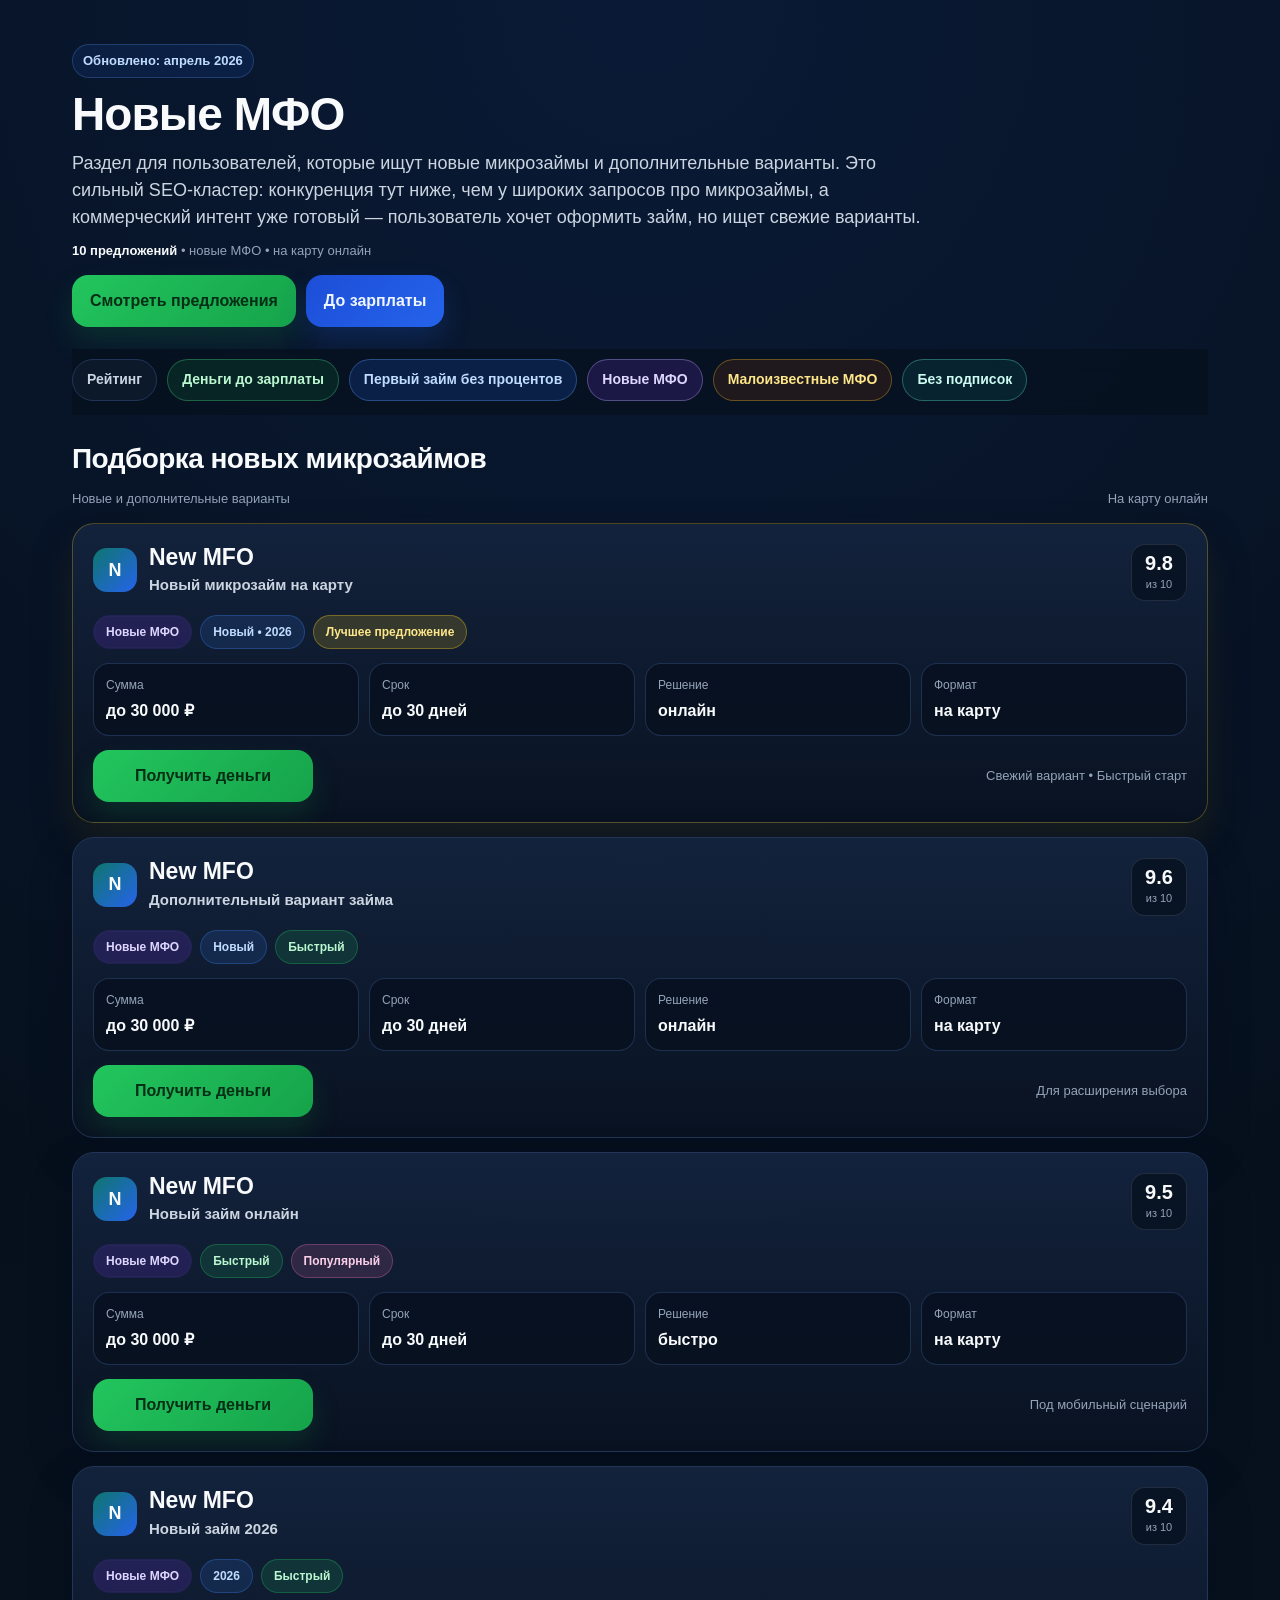
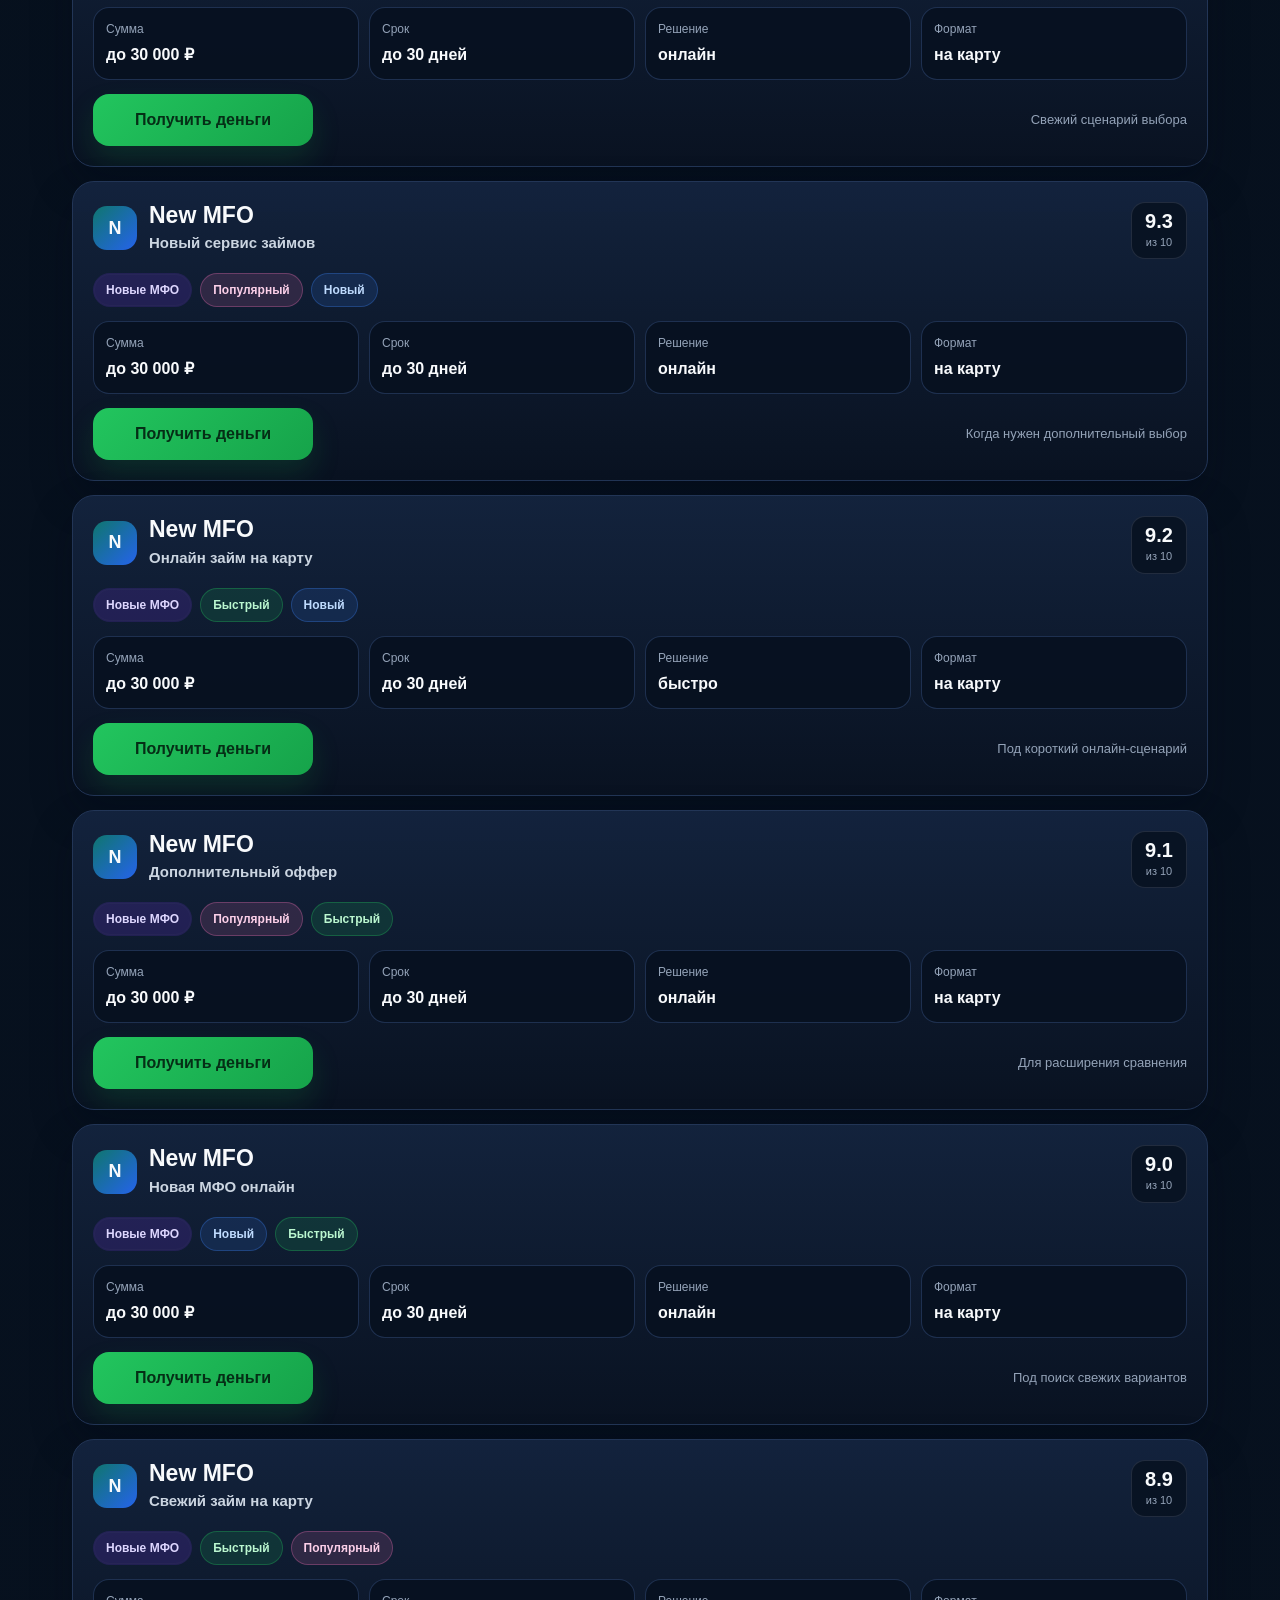
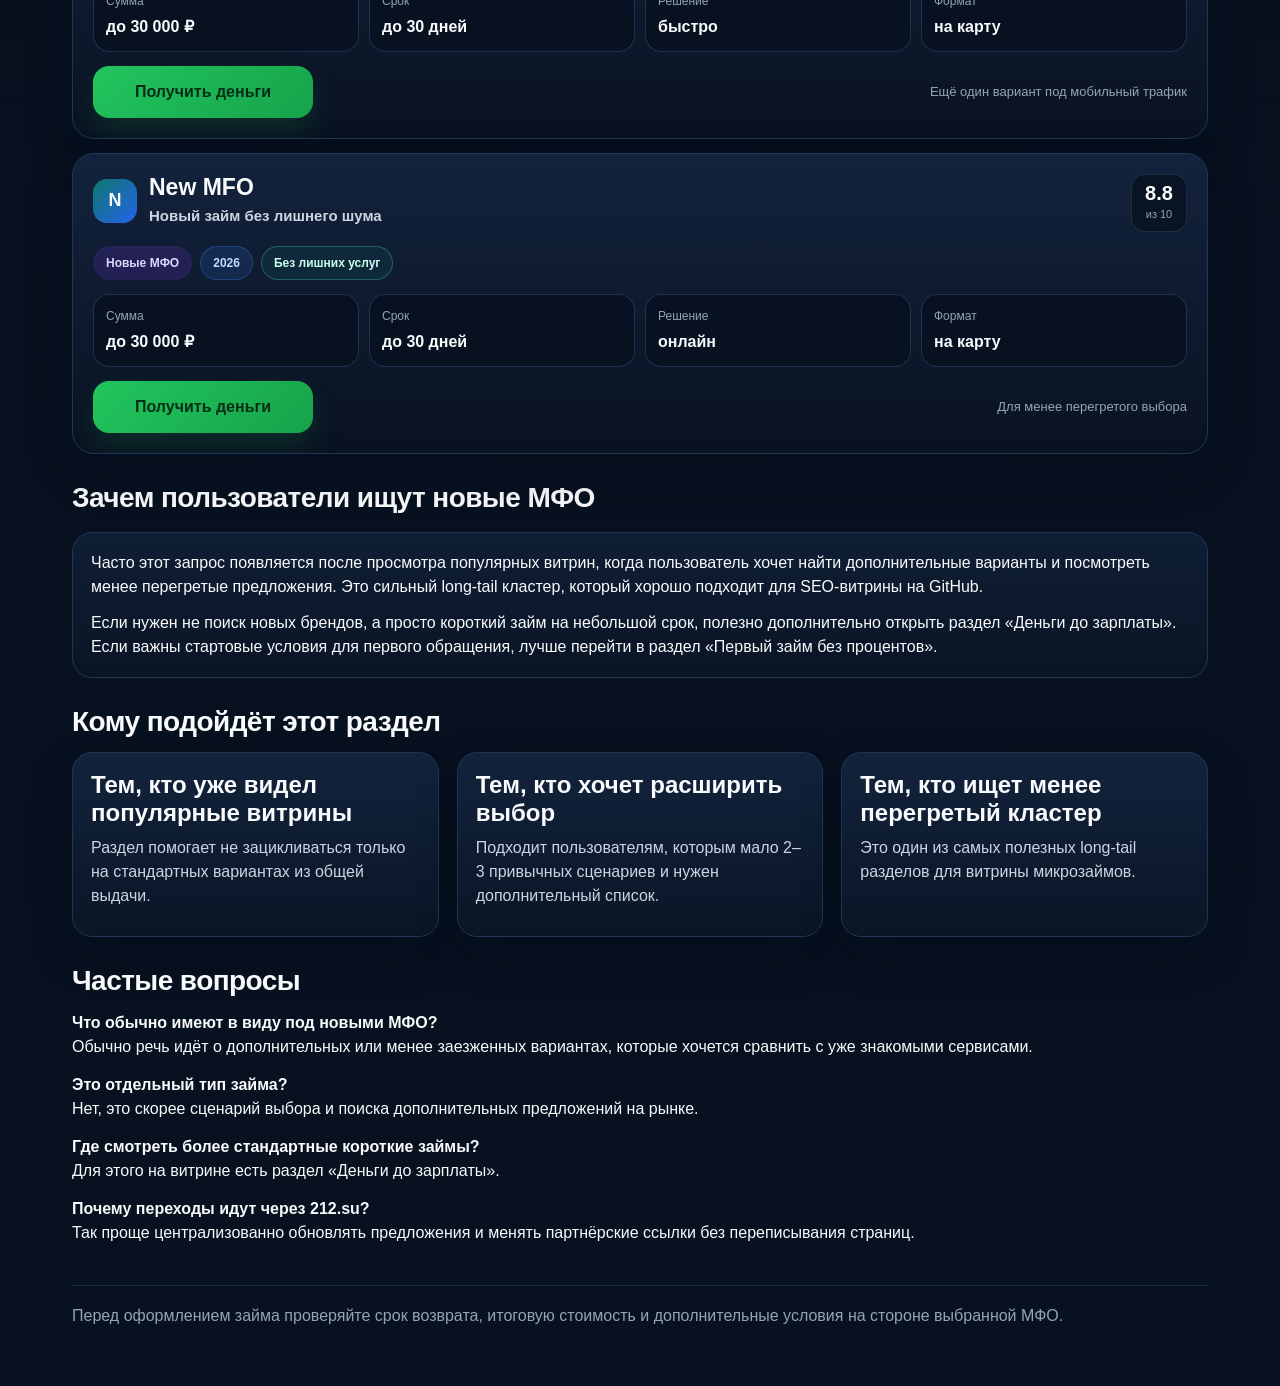
<file: novye-mfo.html>
<!DOCTYPE html>
<html lang="ru">
<head>
  <meta charset="UTF-8">
  <meta name="viewport" content="width=device-width, initial-scale=1.0">
  <title>Новые МФО — новые микрозаймы на карту</title>
  <meta name="description" content="Новые МФО: подборка новых микрозаймов на карту, дополнительные варианты, менее перегретые предложения и удобный переход к заявке.">
  <link rel="stylesheet" href="style.css">
</head>
<body>
  <div class="container">
    <header>
      <div class="badge">Обновлено: апрель 2026</div>
      <h1>Новые МФО</h1>
      <p class="lead">Раздел для пользователей, которые ищут новые микрозаймы и дополнительные варианты. Это сильный SEO-кластер: конкуренция тут ниже, чем у широких запросов про микрозаймы, а коммерческий интент уже готовый — пользователь хочет оформить займ, но ищет свежие варианты.</p>
      <div class="hero-meta"><strong>10 предложений</strong> • новые МФО • на карту онлайн</div>
      <div class="hero-actions">
        <a class="button" href="#rating-list">Смотреть предложения</a>
        <a class="button button-secondary" href="dengi-do-zarplaty.html">До зарплаты</a>
      </div>
    </header>

    <div class="section-tabs-wrap">
      <div class="section-tabs">
        <a class="section-tab section-tab--ghost" href="index.html">Рейтинг</a>
        <a class="section-tab section-tab--payday" href="dengi-do-zarplaty.html">Деньги до зарплаты</a>
        <a class="section-tab section-tab--first" href="pervyi-zaim-bez-procentov.html">Первый займ без процентов</a>
        <a class="section-tab section-tab--new" href="novye-mfo.html">Новые МФО</a>
        <a class="section-tab section-tab--rare" href="maloizvestnye-mfo.html">Малоизвестные МФО</a>
        <a class="section-tab section-tab--clean" href="bez-podpisok.html">Без подписок</a>
      </div>
    </div>

    <section id="rating-list">
      <h2>Подборка новых микрозаймов</h2>
      <div class="rating-toolbar">
        <span>Новые и дополнительные варианты</span>
        <span>На карту онлайн</span>
      </div>

      <div class="rating-list">
        <article class="rating-card rating-card--featured">
          <div class="rating-card__header">
            <div class="rating-card__brand-wrap">
              <div class="logo-box">N</div>
              <div>
                <h3 class="rating-card__brand">New MFO</h3>
                <p class="rating-card__scenario">Новый микрозайм на карту</p>
              </div>
            </div>
            <div class="rating-card__score"><strong>9.8</strong><span>из 10</span></div>
          </div>
          <div class="rating-card__badges">
            <a class="section-badge section-badge--new" href="novye-mfo.html">Новые МФО</a>
            <span class="signal signal-new">Новый • 2026</span>
            <span class="signal signal-best">Лучшее предложение</span>
          </div>
          <div class="rating-card__metrics">
            <div class="metric"><span class="metric__label">Сумма</span><span class="metric__value">до 30 000 ₽</span></div>
            <div class="metric"><span class="metric__label">Срок</span><span class="metric__value">до 30 дней</span></div>
            <div class="metric"><span class="metric__label">Решение</span><span class="metric__value">онлайн</span></div>
            <div class="metric"><span class="metric__label">Формат</span><span class="metric__value">на карту</span></div>
          </div>
          <div class="rating-card__footer">
            <a class="cta-button" href="https://212.su/new1">Получить деньги</a>
            <div class="rating-card__trust">Свежий вариант • Быстрый старт</div>
          </div>
        </article>

        <article class="rating-card"><div class="rating-card__header"><div class="rating-card__brand-wrap"><div class="logo-box">N</div><div><h3 class="rating-card__brand">New MFO</h3><p class="rating-card__scenario">Дополнительный вариант займа</p></div></div><div class="rating-card__score"><strong>9.6</strong><span>из 10</span></div></div><div class="rating-card__badges"><a class="section-badge section-badge--new" href="novye-mfo.html">Новые МФО</a><span class="signal signal-new">Новый</span><span class="signal signal-fast">Быстрый</span></div><div class="rating-card__metrics"><div class="metric"><span class="metric__label">Сумма</span><span class="metric__value">до 30 000 ₽</span></div><div class="metric"><span class="metric__label">Срок</span><span class="metric__value">до 30 дней</span></div><div class="metric"><span class="metric__label">Решение</span><span class="metric__value">онлайн</span></div><div class="metric"><span class="metric__label">Формат</span><span class="metric__value">на карту</span></div></div><div class="rating-card__footer"><a class="cta-button" href="https://212.su/new2">Получить деньги</a><div class="rating-card__trust">Для расширения выбора</div></div></article>
        <article class="rating-card"><div class="rating-card__header"><div class="rating-card__brand-wrap"><div class="logo-box">N</div><div><h3 class="rating-card__brand">New MFO</h3><p class="rating-card__scenario">Новый займ онлайн</p></div></div><div class="rating-card__score"><strong>9.5</strong><span>из 10</span></div></div><div class="rating-card__badges"><a class="section-badge section-badge--new" href="novye-mfo.html">Новые МФО</a><span class="signal signal-fast">Быстрый</span><span class="signal signal-top">Популярный</span></div><div class="rating-card__metrics"><div class="metric"><span class="metric__label">Сумма</span><span class="metric__value">до 30 000 ₽</span></div><div class="metric"><span class="metric__label">Срок</span><span class="metric__value">до 30 дней</span></div><div class="metric"><span class="metric__label">Решение</span><span class="metric__value">быстро</span></div><div class="metric"><span class="metric__label">Формат</span><span class="metric__value">на карту</span></div></div><div class="rating-card__footer"><a class="cta-button" href="https://212.su/new3">Получить деньги</a><div class="rating-card__trust">Под мобильный сценарий</div></div></article>
        <article class="rating-card"><div class="rating-card__header"><div class="rating-card__brand-wrap"><div class="logo-box">N</div><div><h3 class="rating-card__brand">New MFO</h3><p class="rating-card__scenario">Новый займ 2026</p></div></div><div class="rating-card__score"><strong>9.4</strong><span>из 10</span></div></div><div class="rating-card__badges"><a class="section-badge section-badge--new" href="novye-mfo.html">Новые МФО</a><span class="signal signal-new">2026</span><span class="signal signal-fast">Быстрый</span></div><div class="rating-card__metrics"><div class="metric"><span class="metric__label">Сумма</span><span class="metric__value">до 30 000 ₽</span></div><div class="metric"><span class="metric__label">Срок</span><span class="metric__value">до 30 дней</span></div><div class="metric"><span class="metric__label">Решение</span><span class="metric__value">онлайн</span></div><div class="metric"><span class="metric__label">Формат</span><span class="metric__value">на карту</span></div></div><div class="rating-card__footer"><a class="cta-button" href="https://212.su/new4">Получить деньги</a><div class="rating-card__trust">Свежий сценарий выбора</div></div></article>
        <article class="rating-card"><div class="rating-card__header"><div class="rating-card__brand-wrap"><div class="logo-box">N</div><div><h3 class="rating-card__brand">New MFO</h3><p class="rating-card__scenario">Новый сервис займов</p></div></div><div class="rating-card__score"><strong>9.3</strong><span>из 10</span></div></div><div class="rating-card__badges"><a class="section-badge section-badge--new" href="novye-mfo.html">Новые МФО</a><span class="signal signal-top">Популярный</span><span class="signal signal-new">Новый</span></div><div class="rating-card__metrics"><div class="metric"><span class="metric__label">Сумма</span><span class="metric__value">до 30 000 ₽</span></div><div class="metric"><span class="metric__label">Срок</span><span class="metric__value">до 30 дней</span></div><div class="metric"><span class="metric__label">Решение</span><span class="metric__value">онлайн</span></div><div class="metric"><span class="metric__label">Формат</span><span class="metric__value">на карту</span></div></div><div class="rating-card__footer"><a class="cta-button" href="https://212.su/new5">Получить деньги</a><div class="rating-card__trust">Когда нужен дополнительный выбор</div></div></article>
        <article class="rating-card"><div class="rating-card__header"><div class="rating-card__brand-wrap"><div class="logo-box">N</div><div><h3 class="rating-card__brand">New MFO</h3><p class="rating-card__scenario">Онлайн займ на карту</p></div></div><div class="rating-card__score"><strong>9.2</strong><span>из 10</span></div></div><div class="rating-card__badges"><a class="section-badge section-badge--new" href="novye-mfo.html">Новые МФО</a><span class="signal signal-fast">Быстрый</span><span class="signal signal-new">Новый</span></div><div class="rating-card__metrics"><div class="metric"><span class="metric__label">Сумма</span><span class="metric__value">до 30 000 ₽</span></div><div class="metric"><span class="metric__label">Срок</span><span class="metric__value">до 30 дней</span></div><div class="metric"><span class="metric__label">Решение</span><span class="metric__value">быстро</span></div><div class="metric"><span class="metric__label">Формат</span><span class="metric__value">на карту</span></div></div><div class="rating-card__footer"><a class="cta-button" href="https://212.su/new6">Получить деньги</a><div class="rating-card__trust">Под короткий онлайн-сценарий</div></div></article>
        <article class="rating-card"><div class="rating-card__header"><div class="rating-card__brand-wrap"><div class="logo-box">N</div><div><h3 class="rating-card__brand">New MFO</h3><p class="rating-card__scenario">Дополнительный оффер</p></div></div><div class="rating-card__score"><strong>9.1</strong><span>из 10</span></div></div><div class="rating-card__badges"><a class="section-badge section-badge--new" href="novye-mfo.html">Новые МФО</a><span class="signal signal-top">Популярный</span><span class="signal signal-fast">Быстрый</span></div><div class="rating-card__metrics"><div class="metric"><span class="metric__label">Сумма</span><span class="metric__value">до 30 000 ₽</span></div><div class="metric"><span class="metric__label">Срок</span><span class="metric__value">до 30 дней</span></div><div class="metric"><span class="metric__label">Решение</span><span class="metric__value">онлайн</span></div><div class="metric"><span class="metric__label">Формат</span><span class="metric__value">на карту</span></div></div><div class="rating-card__footer"><a class="cta-button" href="https://212.su/new7">Получить деньги</a><div class="rating-card__trust">Для расширения сравнения</div></div></article>
        <article class="rating-card"><div class="rating-card__header"><div class="rating-card__brand-wrap"><div class="logo-box">N</div><div><h3 class="rating-card__brand">New MFO</h3><p class="rating-card__scenario">Новая МФО онлайн</p></div></div><div class="rating-card__score"><strong>9.0</strong><span>из 10</span></div></div><div class="rating-card__badges"><a class="section-badge section-badge--new" href="novye-mfo.html">Новые МФО</a><span class="signal signal-new">Новый</span><span class="signal signal-fast">Быстрый</span></div><div class="rating-card__metrics"><div class="metric"><span class="metric__label">Сумма</span><span class="metric__value">до 30 000 ₽</span></div><div class="metric"><span class="metric__label">Срок</span><span class="metric__value">до 30 дней</span></div><div class="metric"><span class="metric__label">Решение</span><span class="metric__value">онлайн</span></div><div class="metric"><span class="metric__label">Формат</span><span class="metric__value">на карту</span></div></div><div class="rating-card__footer"><a class="cta-button" href="https://212.su/new8">Получить деньги</a><div class="rating-card__trust">Под поиск свежих вариантов</div></div></article>
        <article class="rating-card"><div class="rating-card__header"><div class="rating-card__brand-wrap"><div class="logo-box">N</div><div><h3 class="rating-card__brand">New MFO</h3><p class="rating-card__scenario">Свежий займ на карту</p></div></div><div class="rating-card__score"><strong>8.9</strong><span>из 10</span></div></div><div class="rating-card__badges"><a class="section-badge section-badge--new" href="novye-mfo.html">Новые МФО</a><span class="signal signal-fast">Быстрый</span><span class="signal signal-top">Популярный</span></div><div class="rating-card__metrics"><div class="metric"><span class="metric__label">Сумма</span><span class="metric__value">до 30 000 ₽</span></div><div class="metric"><span class="metric__label">Срок</span><span class="metric__value">до 30 дней</span></div><div class="metric"><span class="metric__label">Решение</span><span class="metric__value">быстро</span></div><div class="metric"><span class="metric__label">Формат</span><span class="metric__value">на карту</span></div></div><div class="rating-card__footer"><a class="cta-button" href="https://212.su/new9">Получить деньги</a><div class="rating-card__trust">Ещё один вариант под мобильный трафик</div></div></article>
        <article class="rating-card"><div class="rating-card__header"><div class="rating-card__brand-wrap"><div class="logo-box">N</div><div><h3 class="rating-card__brand">New MFO</h3><p class="rating-card__scenario">Новый займ без лишнего шума</p></div></div><div class="rating-card__score"><strong>8.8</strong><span>из 10</span></div></div><div class="rating-card__badges"><a class="section-badge section-badge--new" href="novye-mfo.html">Новые МФО</a><span class="signal signal-new">2026</span><span class="signal signal-clear">Без лишних услуг</span></div><div class="rating-card__metrics"><div class="metric"><span class="metric__label">Сумма</span><span class="metric__value">до 30 000 ₽</span></div><div class="metric"><span class="metric__label">Срок</span><span class="metric__value">до 30 дней</span></div><div class="metric"><span class="metric__label">Решение</span><span class="metric__value">онлайн</span></div><div class="metric"><span class="metric__label">Формат</span><span class="metric__value">на карту</span></div></div><div class="rating-card__footer"><a class="cta-button" href="https://212.su/new10">Получить деньги</a><div class="rating-card__trust">Для менее перегретого выбора</div></div></article>
      </div>
    </section>
    <section><h2>Зачем пользователи ищут новые МФО</h2><div class="section-box"><p>Часто этот запрос появляется после просмотра популярных витрин, когда пользователь хочет найти дополнительные варианты и посмотреть менее перегретые предложения. Это сильный long-tail кластер, который хорошо подходит для SEO-витрины на GitHub.</p><p>Если нужен не поиск новых брендов, а просто короткий займ на небольшой срок, полезно дополнительно открыть раздел «Деньги до зарплаты». Если важны стартовые условия для первого обращения, лучше перейти в раздел «Первый займ без процентов».</p></div></section>
    <section><h2>Кому подойдёт этот раздел</h2><div class="grid"><div class="card"><h3>Тем, кто уже видел популярные витрины</h3><p>Раздел помогает не зацикливаться только на стандартных вариантах из общей выдачи.</p></div><div class="card"><h3>Тем, кто хочет расширить выбор</h3><p>Подходит пользователям, которым мало 2–3 привычных сценариев и нужен дополнительный список.</p></div><div class="card"><h3>Тем, кто ищет менее перегретый кластер</h3><p>Это один из самых полезных long-tail разделов для витрины микрозаймов.</p></div></div></section>
    <section><h2>Частые вопросы</h2><div class="faq-item"><strong>Что обычно имеют в виду под новыми МФО?</strong><br>Обычно речь идёт о дополнительных или менее заезженных вариантах, которые хочется сравнить с уже знакомыми сервисами.</div><div class="faq-item"><strong>Это отдельный тип займа?</strong><br>Нет, это скорее сценарий выбора и поиска дополнительных предложений на рынке.</div><div class="faq-item"><strong>Где смотреть более стандартные короткие займы?</strong><br>Для этого на витрине есть раздел «Деньги до зарплаты».</div><div class="faq-item"><strong>Почему переходы идут через 212.su?</strong><br>Так проще централизованно обновлять предложения и менять партнёрские ссылки без переписывания страниц.</div></section>
    <footer><p>Перед оформлением займа проверяйте срок возврата, итоговую стоимость и дополнительные условия на стороне выбранной МФО.</p></footer>
  </div>
</body>
</html>
</file>
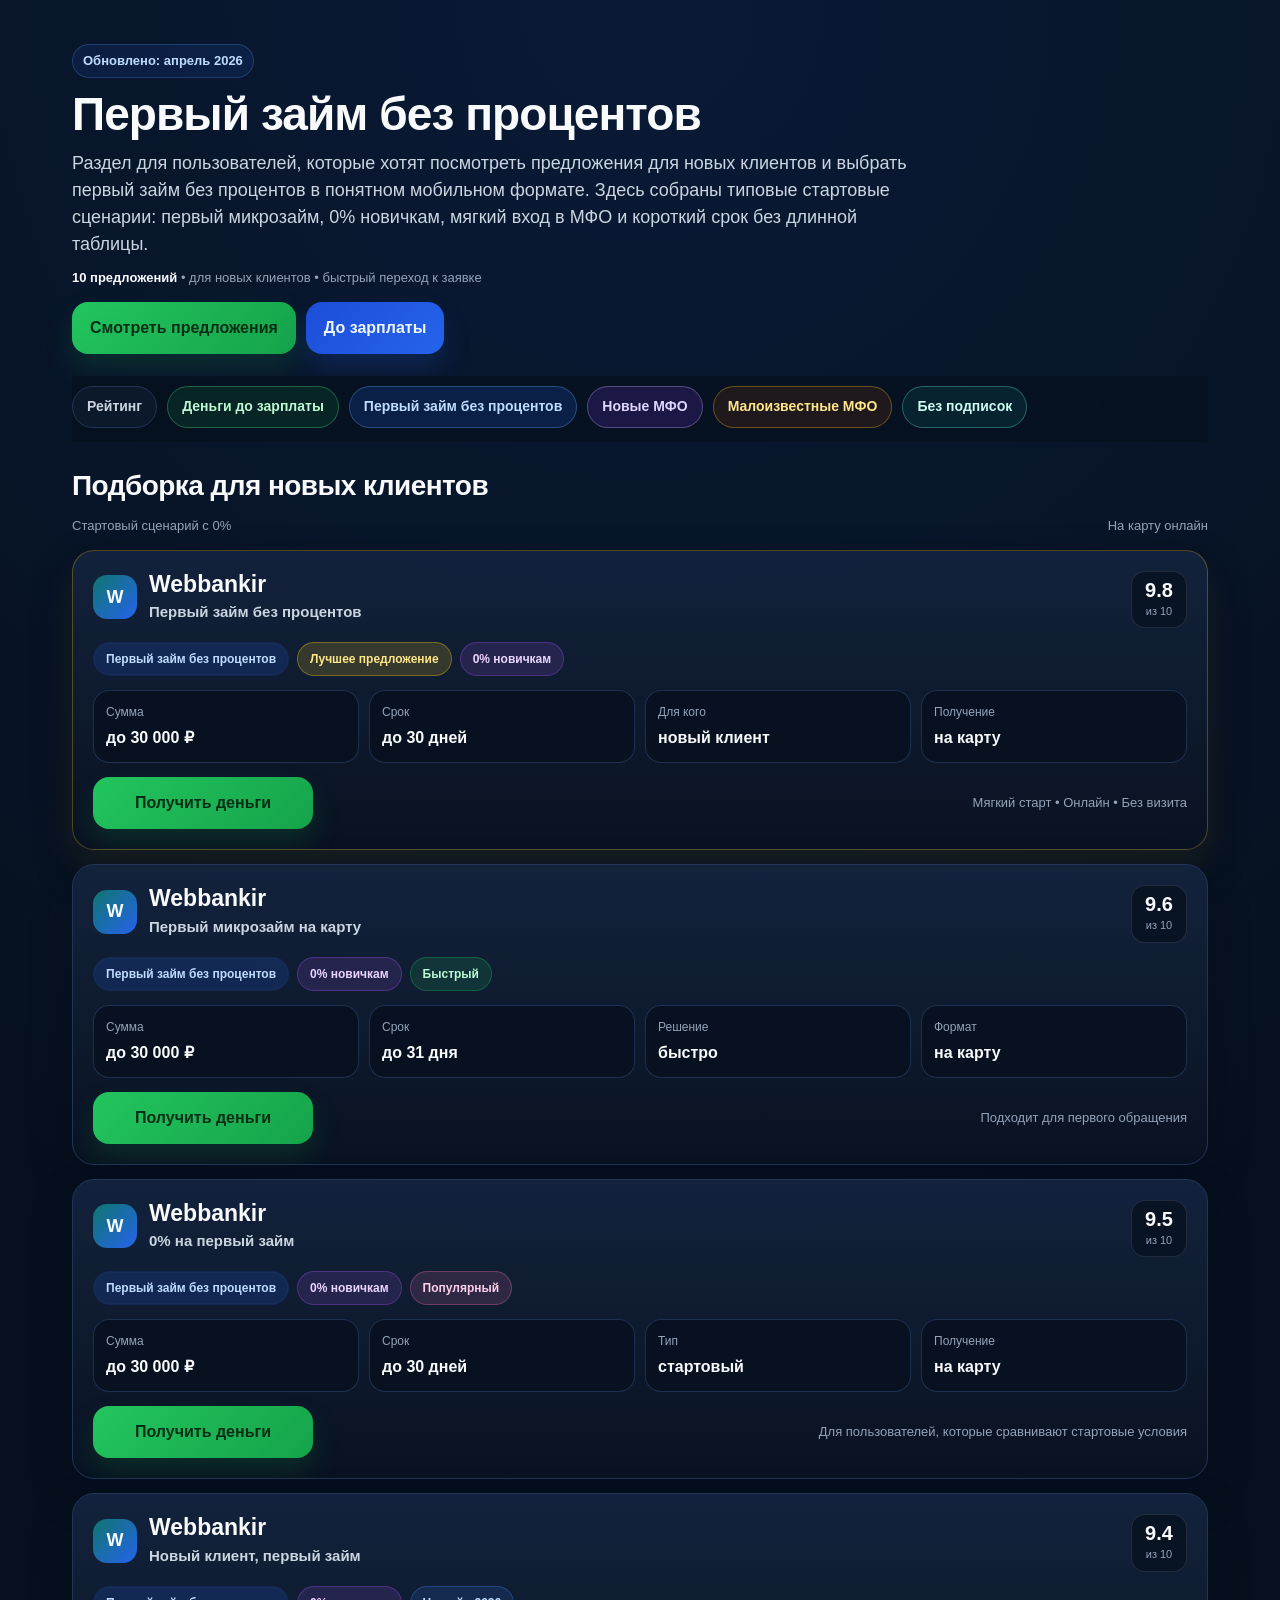
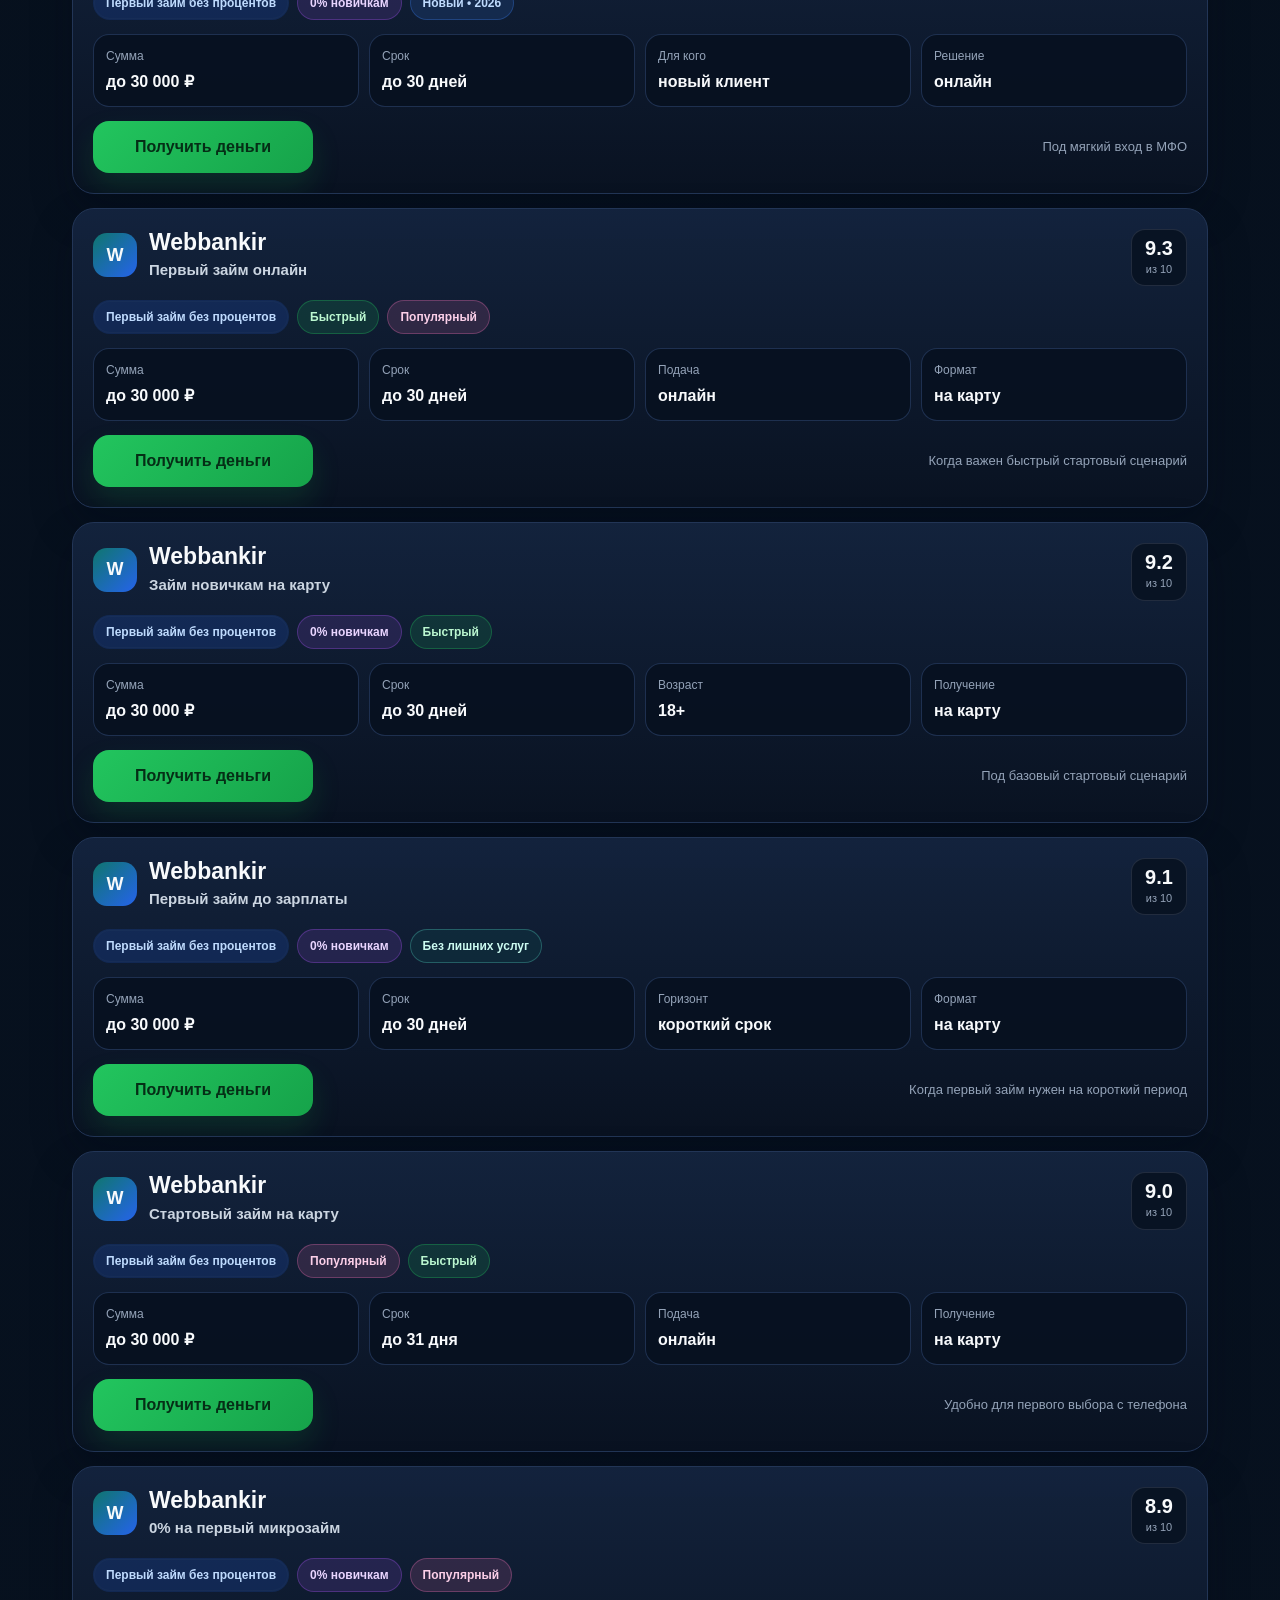
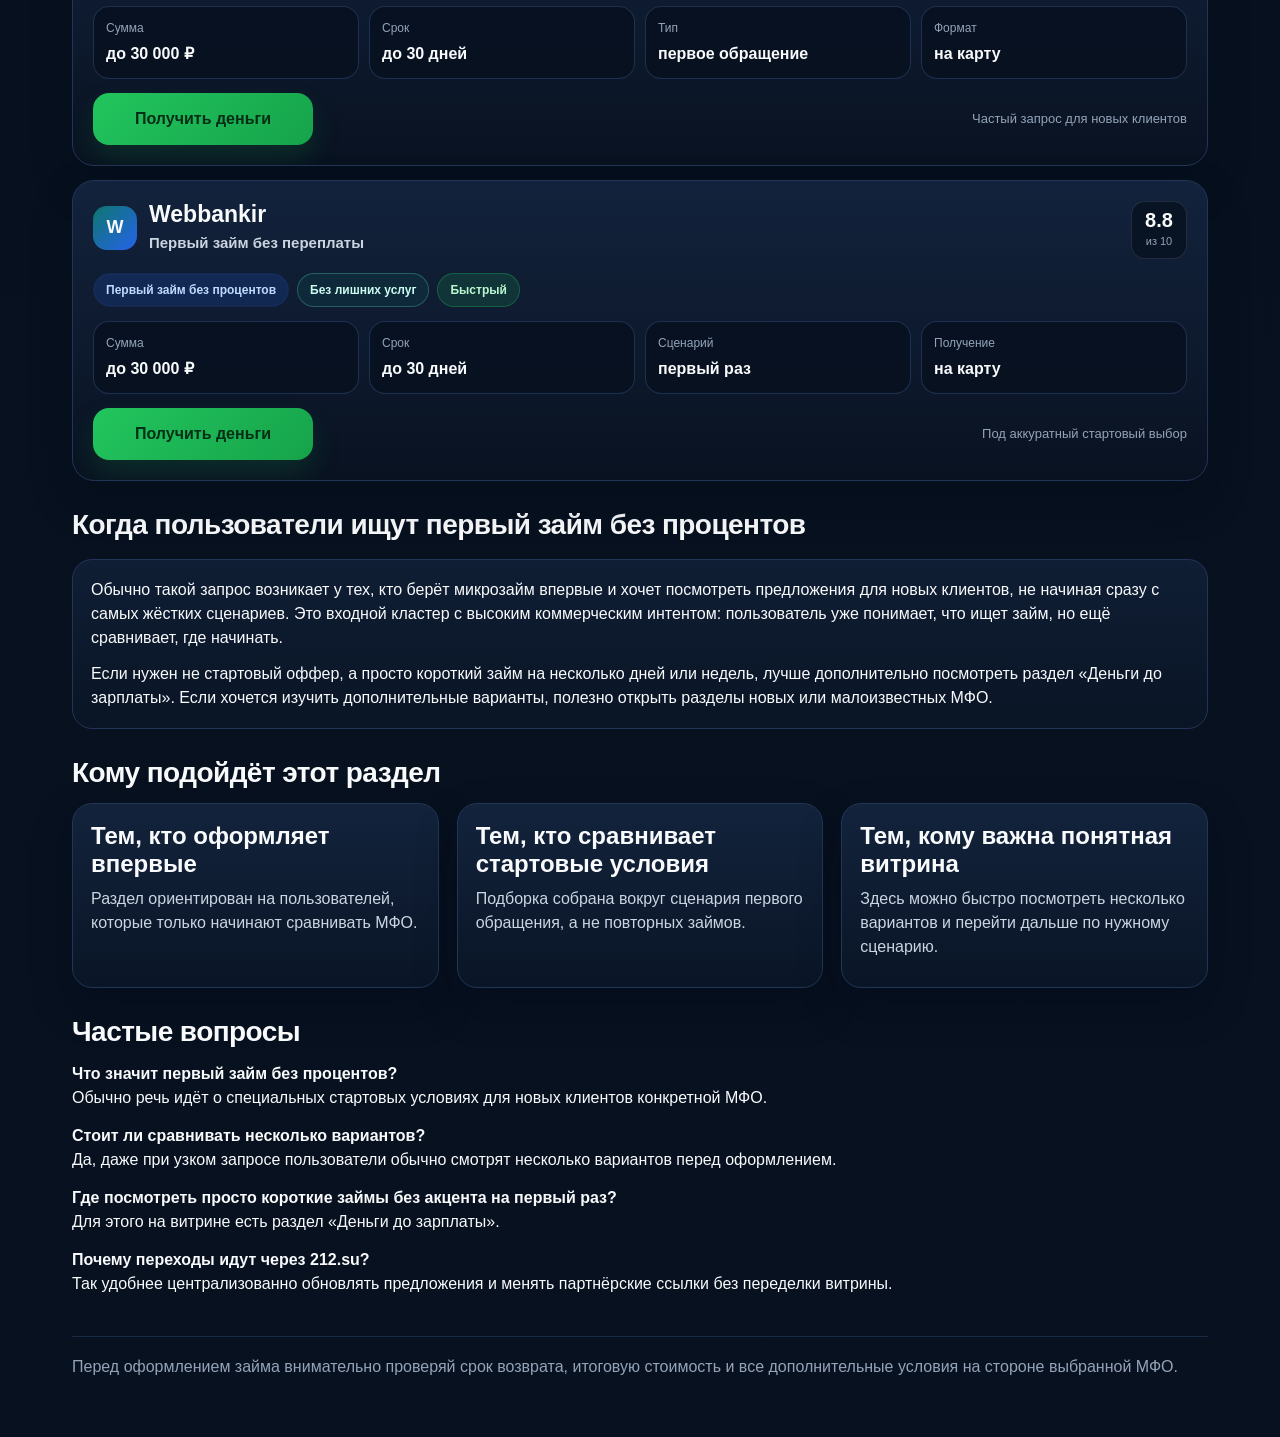
<file: pervyi-zaim-bez-procentov.html>
<!DOCTYPE html>
<html lang="ru">
<head>
  <meta charset="UTF-8">
  <meta name="viewport" content="width=device-width, initial-scale=1.0">
  <title>Первый займ без процентов — подборка для новых клиентов</title>
  <meta name="description" content="Первый займ без процентов: предложения для новых клиентов, мобильная витрина, сравнение по стартовым условиям и быстрый переход к заявке.">
  <link rel="stylesheet" href="style.css">
</head>
<body>
  <div class="container">
    <header>
      <div class="badge">Обновлено: апрель 2026</div>
      <h1>Первый займ без процентов</h1>
      <p class="lead">Раздел для пользователей, которые хотят посмотреть предложения для новых клиентов и выбрать первый займ без процентов в понятном мобильном формате. Здесь собраны типовые стартовые сценарии: первый микрозайм, 0% новичкам, мягкий вход в МФО и короткий срок без длинной таблицы.</p>
      <div class="hero-meta"><strong>10 предложений</strong> • для новых клиентов • быстрый переход к заявке</div>
      <div class="hero-actions">
        <a class="button" href="#rating-list">Смотреть предложения</a>
        <a class="button button-secondary" href="dengi-do-zarplaty.html">До зарплаты</a>
      </div>
    </header>

    <div class="section-tabs-wrap">
      <div class="section-tabs">
        <a class="section-tab section-tab--ghost" href="index.html">Рейтинг</a>
        <a class="section-tab section-tab--payday" href="dengi-do-zarplaty.html">Деньги до зарплаты</a>
        <a class="section-tab section-tab--first" href="pervyi-zaim-bez-procentov.html">Первый займ без процентов</a>
        <a class="section-tab section-tab--new" href="novye-mfo.html">Новые МФО</a>
        <a class="section-tab section-tab--rare" href="maloizvestnye-mfo.html">Малоизвестные МФО</a>
        <a class="section-tab section-tab--clean" href="bez-podpisok.html">Без подписок</a>
      </div>
    </div>

    <section id="rating-list">
      <h2>Подборка для новых клиентов</h2>
      <div class="rating-toolbar">
        <span>Стартовый сценарий с 0%</span>
        <span>На карту онлайн</span>
      </div>

      <div class="rating-list">
        <article class="rating-card rating-card--featured"><div class="rating-card__header"><div class="rating-card__brand-wrap"><div class="logo-box">W</div><div><h3 class="rating-card__brand">Webbankir</h3><p class="rating-card__scenario">Первый займ без процентов</p></div></div><div class="rating-card__score"><strong>9.8</strong><span>из 10</span></div></div><div class="rating-card__badges"><a class="section-badge section-badge--first" href="pervyi-zaim-bez-procentov.html">Первый займ без процентов</a><span class="signal signal-best">Лучшее предложение</span><span class="signal signal-safe">0% новичкам</span></div><div class="rating-card__metrics"><div class="metric"><span class="metric__label">Сумма</span><span class="metric__value">до 30 000 ₽</span></div><div class="metric"><span class="metric__label">Срок</span><span class="metric__value">до 30 дней</span></div><div class="metric"><span class="metric__label">Для кого</span><span class="metric__value">новый клиент</span></div><div class="metric"><span class="metric__label">Получение</span><span class="metric__value">на карту</span></div></div><div class="rating-card__footer"><a class="cta-button" href="https://212.su/webbankir">Получить деньги</a><div class="rating-card__trust">Мягкий старт • Онлайн • Без визита</div></div></article>
        <article class="rating-card"><div class="rating-card__header"><div class="rating-card__brand-wrap"><div class="logo-box">W</div><div><h3 class="rating-card__brand">Webbankir</h3><p class="rating-card__scenario">Первый микрозайм на карту</p></div></div><div class="rating-card__score"><strong>9.6</strong><span>из 10</span></div></div><div class="rating-card__badges"><a class="section-badge section-badge--first" href="pervyi-zaim-bez-procentov.html">Первый займ без процентов</a><span class="signal signal-safe">0% новичкам</span><span class="signal signal-fast">Быстрый</span></div><div class="rating-card__metrics"><div class="metric"><span class="metric__label">Сумма</span><span class="metric__value">до 30 000 ₽</span></div><div class="metric"><span class="metric__label">Срок</span><span class="metric__value">до 31 дня</span></div><div class="metric"><span class="metric__label">Решение</span><span class="metric__value">быстро</span></div><div class="metric"><span class="metric__label">Формат</span><span class="metric__value">на карту</span></div></div><div class="rating-card__footer"><a class="cta-button" href="https://212.su/webbankir">Получить деньги</a><div class="rating-card__trust">Подходит для первого обращения</div></div></article>
        <article class="rating-card"><div class="rating-card__header"><div class="rating-card__brand-wrap"><div class="logo-box">W</div><div><h3 class="rating-card__brand">Webbankir</h3><p class="rating-card__scenario">0% на первый займ</p></div></div><div class="rating-card__score"><strong>9.5</strong><span>из 10</span></div></div><div class="rating-card__badges"><a class="section-badge section-badge--first" href="pervyi-zaim-bez-procentov.html">Первый займ без процентов</a><span class="signal signal-safe">0% новичкам</span><span class="signal signal-top">Популярный</span></div><div class="rating-card__metrics"><div class="metric"><span class="metric__label">Сумма</span><span class="metric__value">до 30 000 ₽</span></div><div class="metric"><span class="metric__label">Срок</span><span class="metric__value">до 30 дней</span></div><div class="metric"><span class="metric__label">Тип</span><span class="metric__value">стартовый</span></div><div class="metric"><span class="metric__label">Получение</span><span class="metric__value">на карту</span></div></div><div class="rating-card__footer"><a class="cta-button" href="https://212.su/webbankir">Получить деньги</a><div class="rating-card__trust">Для пользователей, которые сравнивают стартовые условия</div></div></article>
        <article class="rating-card"><div class="rating-card__header"><div class="rating-card__brand-wrap"><div class="logo-box">W</div><div><h3 class="rating-card__brand">Webbankir</h3><p class="rating-card__scenario">Новый клиент, первый займ</p></div></div><div class="rating-card__score"><strong>9.4</strong><span>из 10</span></div></div><div class="rating-card__badges"><a class="section-badge section-badge--first" href="pervyi-zaim-bez-procentov.html">Первый займ без процентов</a><span class="signal signal-safe">0% новичкам</span><span class="signal signal-new">Новый • 2026</span></div><div class="rating-card__metrics"><div class="metric"><span class="metric__label">Сумма</span><span class="metric__value">до 30 000 ₽</span></div><div class="metric"><span class="metric__label">Срок</span><span class="metric__value">до 30 дней</span></div><div class="metric"><span class="metric__label">Для кого</span><span class="metric__value">новый клиент</span></div><div class="metric"><span class="metric__label">Решение</span><span class="metric__value">онлайн</span></div></div><div class="rating-card__footer"><a class="cta-button" href="https://212.su/webbankir">Получить деньги</a><div class="rating-card__trust">Под мягкий вход в МФО</div></div></article>
        <article class="rating-card"><div class="rating-card__header"><div class="rating-card__brand-wrap"><div class="logo-box">W</div><div><h3 class="rating-card__brand">Webbankir</h3><p class="rating-card__scenario">Первый займ онлайн</p></div></div><div class="rating-card__score"><strong>9.3</strong><span>из 10</span></div></div><div class="rating-card__badges"><a class="section-badge section-badge--first" href="pervyi-zaim-bez-procentov.html">Первый займ без процентов</a><span class="signal signal-fast">Быстрый</span><span class="signal signal-top">Популярный</span></div><div class="rating-card__metrics"><div class="metric"><span class="metric__label">Сумма</span><span class="metric__value">до 30 000 ₽</span></div><div class="metric"><span class="metric__label">Срок</span><span class="metric__value">до 30 дней</span></div><div class="metric"><span class="metric__label">Подача</span><span class="metric__value">онлайн</span></div><div class="metric"><span class="metric__label">Формат</span><span class="metric__value">на карту</span></div></div><div class="rating-card__footer"><a class="cta-button" href="https://212.su/webbankir">Получить деньги</a><div class="rating-card__trust">Когда важен быстрый стартовый сценарий</div></div></article>
        <article class="rating-card"><div class="rating-card__header"><div class="rating-card__brand-wrap"><div class="logo-box">W</div><div><h3 class="rating-card__brand">Webbankir</h3><p class="rating-card__scenario">Займ новичкам на карту</p></div></div><div class="rating-card__score"><strong>9.2</strong><span>из 10</span></div></div><div class="rating-card__badges"><a class="section-badge section-badge--first" href="pervyi-zaim-bez-procentov.html">Первый займ без процентов</a><span class="signal signal-safe">0% новичкам</span><span class="signal signal-fast">Быстрый</span></div><div class="rating-card__metrics"><div class="metric"><span class="metric__label">Сумма</span><span class="metric__value">до 30 000 ₽</span></div><div class="metric"><span class="metric__label">Срок</span><span class="metric__value">до 30 дней</span></div><div class="metric"><span class="metric__label">Возраст</span><span class="metric__value">18+</span></div><div class="metric"><span class="metric__label">Получение</span><span class="metric__value">на карту</span></div></div><div class="rating-card__footer"><a class="cta-button" href="https://212.su/webbankir">Получить деньги</a><div class="rating-card__trust">Под базовый стартовый сценарий</div></div></article>
        <article class="rating-card"><div class="rating-card__header"><div class="rating-card__brand-wrap"><div class="logo-box">W</div><div><h3 class="rating-card__brand">Webbankir</h3><p class="rating-card__scenario">Первый займ до зарплаты</p></div></div><div class="rating-card__score"><strong>9.1</strong><span>из 10</span></div></div><div class="rating-card__badges"><a class="section-badge section-badge--first" href="pervyi-zaim-bez-procentov.html">Первый займ без процентов</a><span class="signal signal-safe">0% новичкам</span><span class="signal signal-clear">Без лишних услуг</span></div><div class="rating-card__metrics"><div class="metric"><span class="metric__label">Сумма</span><span class="metric__value">до 30 000 ₽</span></div><div class="metric"><span class="metric__label">Срок</span><span class="metric__value">до 30 дней</span></div><div class="metric"><span class="metric__label">Горизонт</span><span class="metric__value">короткий срок</span></div><div class="metric"><span class="metric__label">Формат</span><span class="metric__value">на карту</span></div></div><div class="rating-card__footer"><a class="cta-button" href="https://212.su/webbankir">Получить деньги</a><div class="rating-card__trust">Когда первый займ нужен на короткий период</div></div></article>
        <article class="rating-card"><div class="rating-card__header"><div class="rating-card__brand-wrap"><div class="logo-box">W</div><div><h3 class="rating-card__brand">Webbankir</h3><p class="rating-card__scenario">Стартовый займ на карту</p></div></div><div class="rating-card__score"><strong>9.0</strong><span>из 10</span></div></div><div class="rating-card__badges"><a class="section-badge section-badge--first" href="pervyi-zaim-bez-procentov.html">Первый займ без процентов</a><span class="signal signal-top">Популярный</span><span class="signal signal-fast">Быстрый</span></div><div class="rating-card__metrics"><div class="metric"><span class="metric__label">Сумма</span><span class="metric__value">до 30 000 ₽</span></div><div class="metric"><span class="metric__label">Срок</span><span class="metric__value">до 31 дня</span></div><div class="metric"><span class="metric__label">Подача</span><span class="metric__value">онлайн</span></div><div class="metric"><span class="metric__label">Получение</span><span class="metric__value">на карту</span></div></div><div class="rating-card__footer"><a class="cta-button" href="https://212.su/webbankir">Получить деньги</a><div class="rating-card__trust">Удобно для первого выбора с телефона</div></div></article>
        <article class="rating-card"><div class="rating-card__header"><div class="rating-card__brand-wrap"><div class="logo-box">W</div><div><h3 class="rating-card__brand">Webbankir</h3><p class="rating-card__scenario">0% на первый микрозайм</p></div></div><div class="rating-card__score"><strong>8.9</strong><span>из 10</span></div></div><div class="rating-card__badges"><a class="section-badge section-badge--first" href="pervyi-zaim-bez-procentov.html">Первый займ без процентов</a><span class="signal signal-safe">0% новичкам</span><span class="signal signal-top">Популярный</span></div><div class="rating-card__metrics"><div class="metric"><span class="metric__label">Сумма</span><span class="metric__value">до 30 000 ₽</span></div><div class="metric"><span class="metric__label">Срок</span><span class="metric__value">до 30 дней</span></div><div class="metric"><span class="metric__label">Тип</span><span class="metric__value">первое обращение</span></div><div class="metric"><span class="metric__label">Формат</span><span class="metric__value">на карту</span></div></div><div class="rating-card__footer"><a class="cta-button" href="https://212.su/webbankir">Получить деньги</a><div class="rating-card__trust">Частый запрос для новых клиентов</div></div></article>
        <article class="rating-card"><div class="rating-card__header"><div class="rating-card__brand-wrap"><div class="logo-box">W</div><div><h3 class="rating-card__brand">Webbankir</h3><p class="rating-card__scenario">Первый займ без переплаты</p></div></div><div class="rating-card__score"><strong>8.8</strong><span>из 10</span></div></div><div class="rating-card__badges"><a class="section-badge section-badge--first" href="pervyi-zaim-bez-procentov.html">Первый займ без процентов</a><span class="signal signal-clear">Без лишних услуг</span><span class="signal signal-fast">Быстрый</span></div><div class="rating-card__metrics"><div class="metric"><span class="metric__label">Сумма</span><span class="metric__value">до 30 000 ₽</span></div><div class="metric"><span class="metric__label">Срок</span><span class="metric__value">до 30 дней</span></div><div class="metric"><span class="metric__label">Сценарий</span><span class="metric__value">первый раз</span></div><div class="metric"><span class="metric__label">Получение</span><span class="metric__value">на карту</span></div></div><div class="rating-card__footer"><a class="cta-button" href="https://212.su/webbankir">Получить деньги</a><div class="rating-card__trust">Под аккуратный стартовый выбор</div></div></article>
      </div>
    </section>
    <section><h2>Когда пользователи ищут первый займ без процентов</h2><div class="section-box"><p>Обычно такой запрос возникает у тех, кто берёт микрозайм впервые и хочет посмотреть предложения для новых клиентов, не начиная сразу с самых жёстких сценариев. Это входной кластер с высоким коммерческим интентом: пользователь уже понимает, что ищет займ, но ещё сравнивает, где начинать.</p><p>Если нужен не стартовый оффер, а просто короткий займ на несколько дней или недель, лучше дополнительно посмотреть раздел «Деньги до зарплаты». Если хочется изучить дополнительные варианты, полезно открыть разделы новых или малоизвестных МФО.</p></div></section>
    <section><h2>Кому подойдёт этот раздел</h2><div class="grid"><div class="card"><h3>Тем, кто оформляет впервые</h3><p>Раздел ориентирован на пользователей, которые только начинают сравнивать МФО.</p></div><div class="card"><h3>Тем, кто сравнивает стартовые условия</h3><p>Подборка собрана вокруг сценария первого обращения, а не повторных займов.</p></div><div class="card"><h3>Тем, кому важна понятная витрина</h3><p>Здесь можно быстро посмотреть несколько вариантов и перейти дальше по нужному сценарию.</p></div></div></section>
    <section><h2>Частые вопросы</h2><div class="faq-item"><strong>Что значит первый займ без процентов?</strong><br>Обычно речь идёт о специальных стартовых условиях для новых клиентов конкретной МФО.</div><div class="faq-item"><strong>Стоит ли сравнивать несколько вариантов?</strong><br>Да, даже при узком запросе пользователи обычно смотрят несколько вариантов перед оформлением.</div><div class="faq-item"><strong>Где посмотреть просто короткие займы без акцента на первый раз?</strong><br>Для этого на витрине есть раздел «Деньги до зарплаты».</div><div class="faq-item"><strong>Почему переходы идут через 212.su?</strong><br>Так удобнее централизованно обновлять предложения и менять партнёрские ссылки без переделки витрины.</div></section>
    <footer><p>Перед оформлением займа внимательно проверяй срок возврата, итоговую стоимость и все дополнительные условия на стороне выбранной МФО.</p></footer>
  </div>
</body>
</html>
</file>
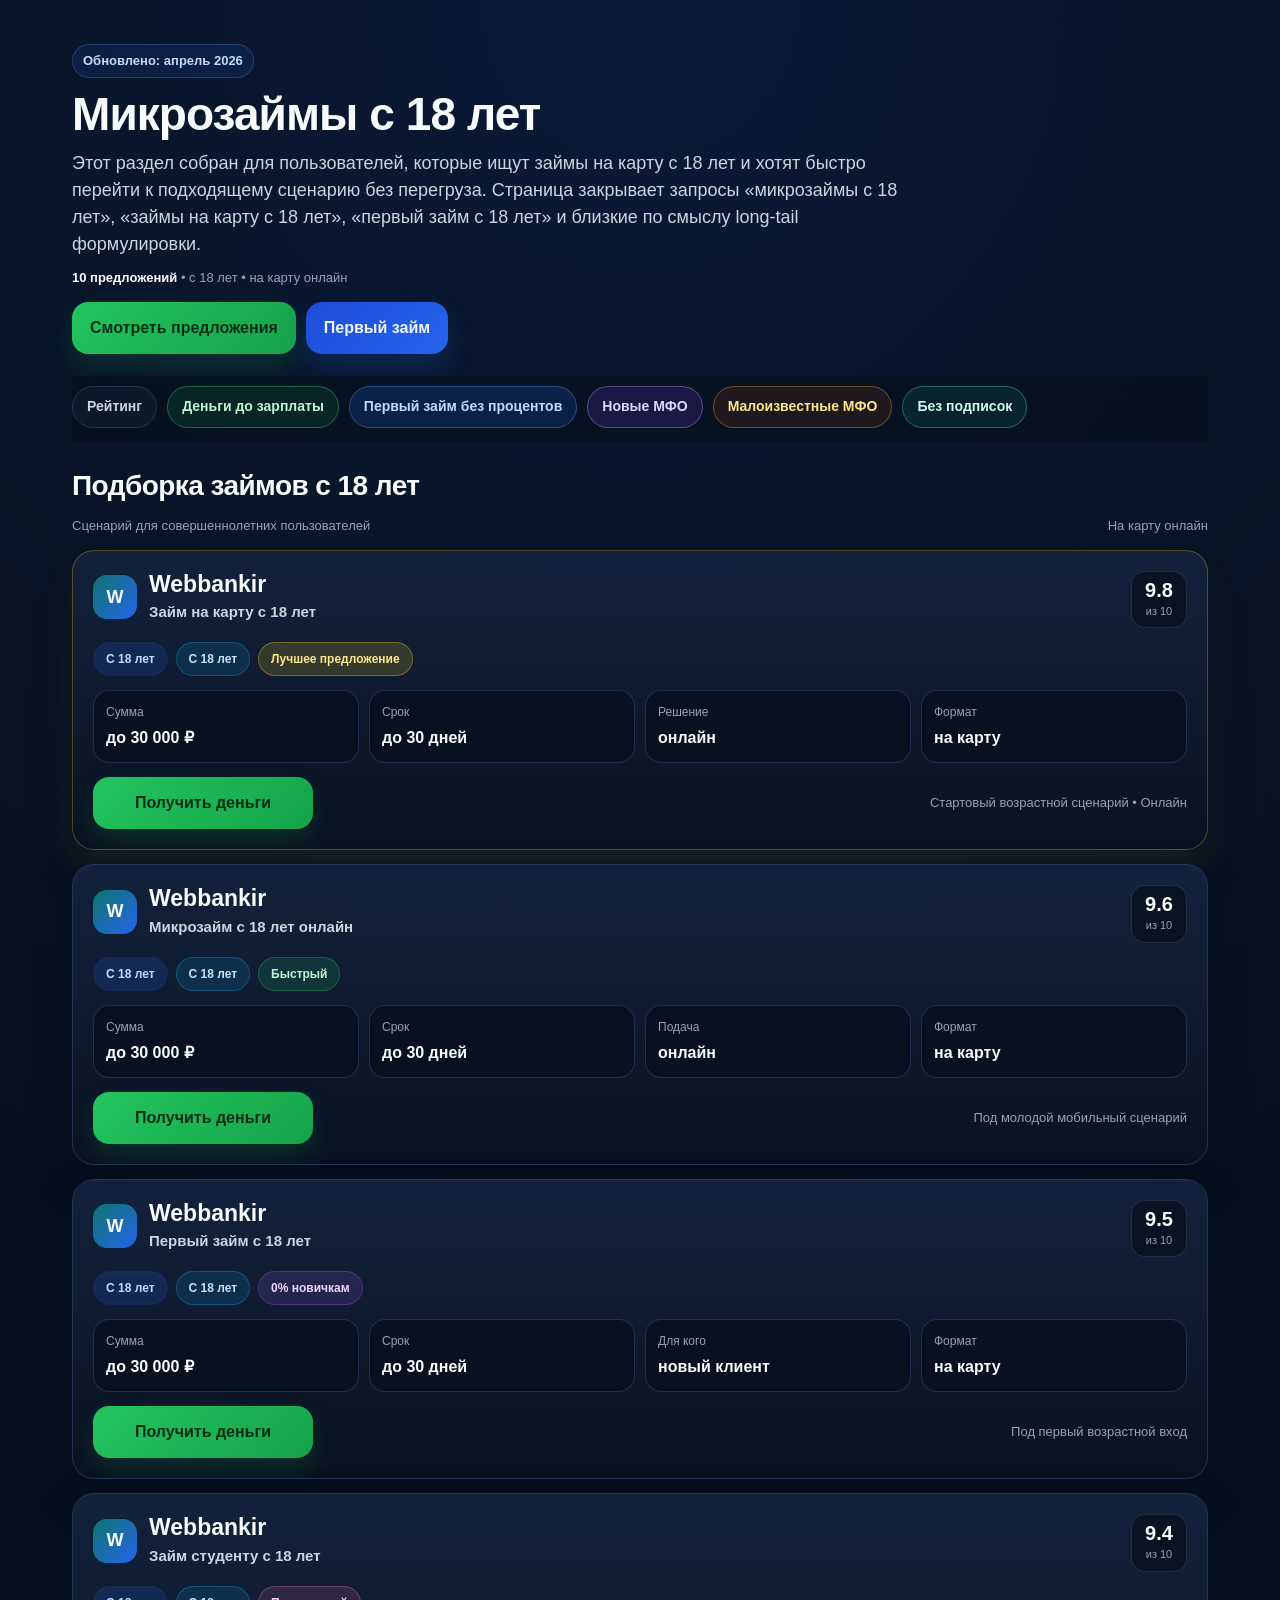
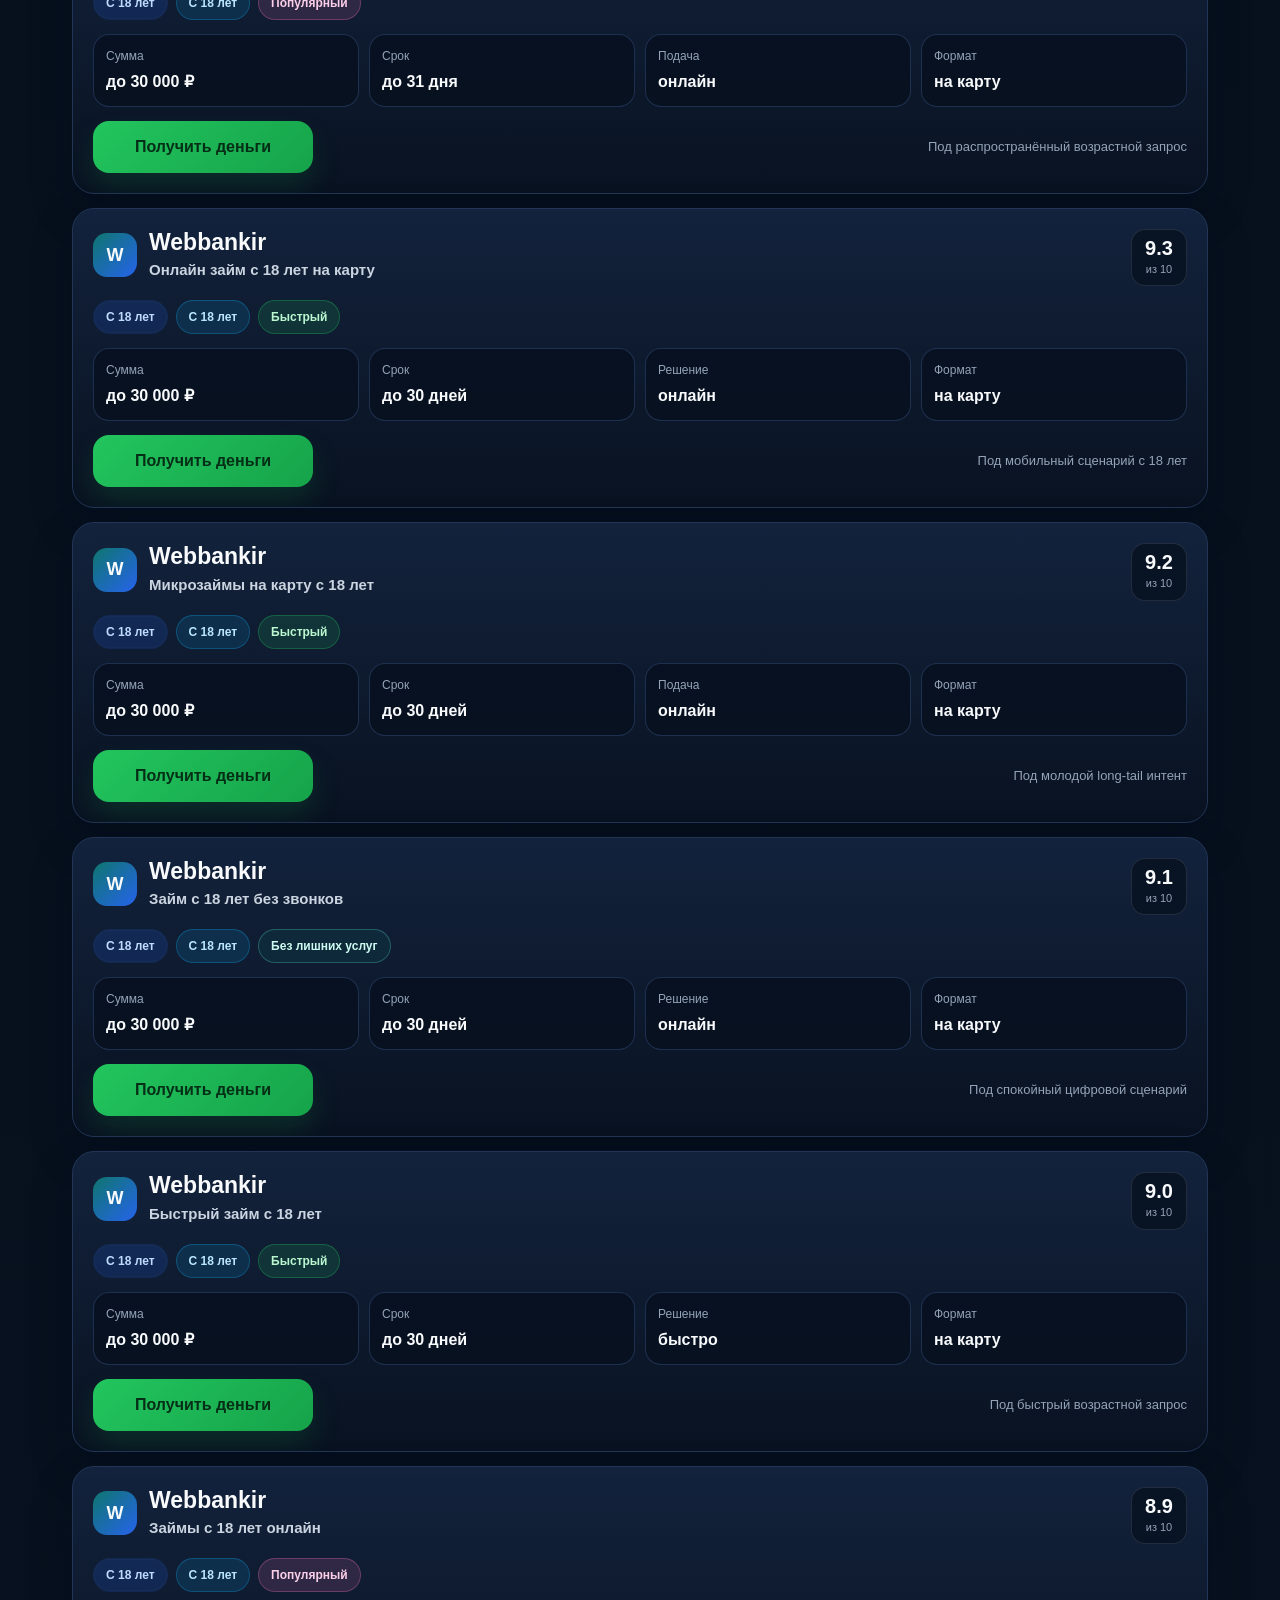
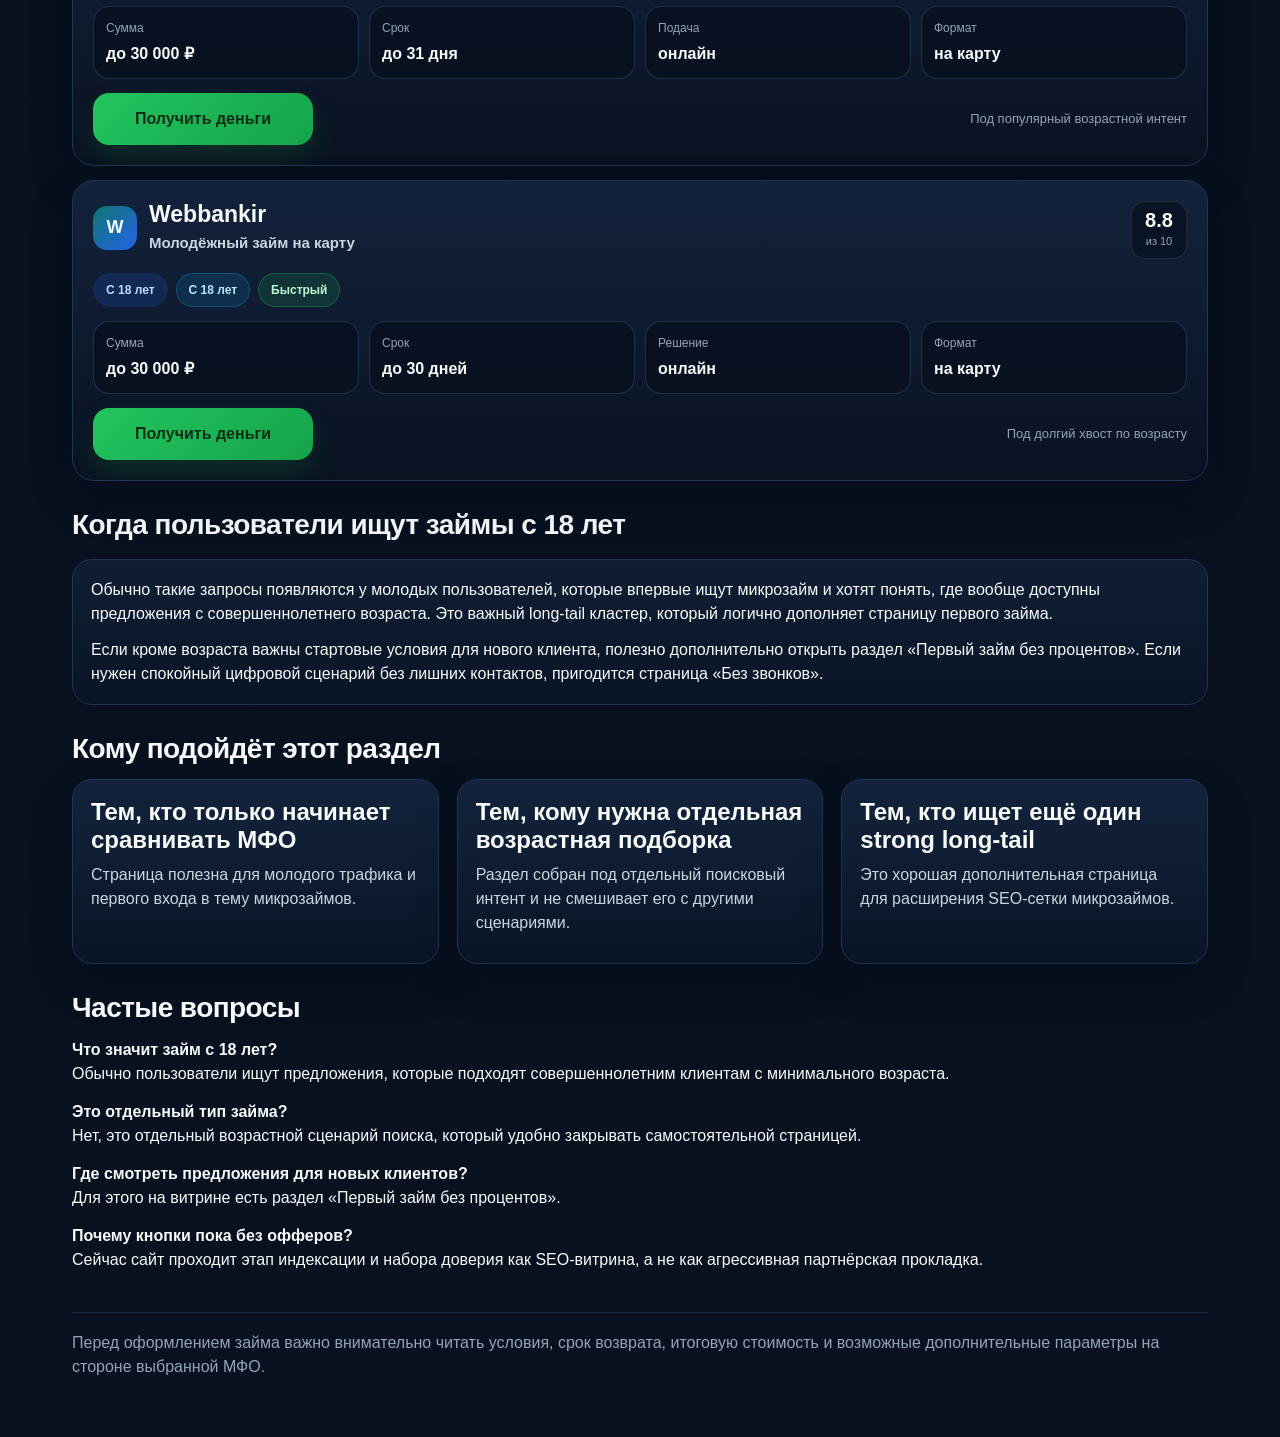
<file: s-18-let.html>
<!DOCTYPE html>
<html lang="ru">
<head>
  <meta charset="UTF-8">
  <meta name="viewport" content="width=device-width, initial-scale=1.0">
  <title>Микрозаймы с 18 лет — займы на карту с 18 лет онлайн</title>
  <meta name="description" content="Микрозаймы с 18 лет: подборка займов на карту для совершеннолетних пользователей, удобная мобильная витрина, быстрый онлайн-сценарий и отдельная страница под long-tail запрос.">
  <link rel="stylesheet" href="style.css">
</head>
<body>
  <div class="container">
    <header>
      <div class="badge">Обновлено: апрель 2026</div>
      <h1>Микрозаймы с 18 лет</h1>
      <p class="lead">Этот раздел собран для пользователей, которые ищут займы на карту с 18 лет и хотят быстро перейти к подходящему сценарию без перегруза. Страница закрывает запросы «микрозаймы с 18 лет», «займы на карту с 18 лет», «первый займ с 18 лет» и близкие по смыслу long-tail формулировки.</p>
      <div class="hero-meta"><strong>10 предложений</strong> • с 18 лет • на карту онлайн</div>
      <div class="hero-actions">
        <a class="button" href="#rating-list">Смотреть предложения</a>
        <a class="button button-secondary" href="pervyi-zaim-bez-procentov.html">Первый займ</a>
      </div>
    </header>

    <div class="section-tabs-wrap">
      <div class="section-tabs">
        <a class="section-tab section-tab--ghost" href="index.html">Рейтинг</a>
        <a class="section-tab section-tab--payday" href="dengi-do-zarplaty.html">Деньги до зарплаты</a>
        <a class="section-tab section-tab--first" href="pervyi-zaim-bez-procentov.html">Первый займ без процентов</a>
        <a class="section-tab section-tab--new" href="novye-mfo.html">Новые МФО</a>
        <a class="section-tab section-tab--rare" href="maloizvestnye-mfo.html">Малоизвестные МФО</a>
        <a class="section-tab section-tab--clean" href="bez-podpisok.html">Без подписок</a>
      </div>
    </div>

    <section id="rating-list">
      <h2>Подборка займов с 18 лет</h2>
      <div class="rating-toolbar">
        <span>Сценарий для совершеннолетних пользователей</span>
        <span>На карту онлайн</span>
      </div>

      <div class="rating-list">
        <article class="rating-card rating-card--featured">
          <div class="rating-card__header">
            <div class="rating-card__brand-wrap">
              <div class="logo-box">W</div>
              <div>
                <h3 class="rating-card__brand">Webbankir</h3>
                <p class="rating-card__scenario">Займ на карту с 18 лет</p>
              </div>
            </div>
            <div class="rating-card__score"><strong>9.8</strong><span>из 10</span></div>
          </div>
          <div class="rating-card__badges">
            <a class="section-badge section-badge--first" href="s-18-let.html">С 18 лет</a>
            <span class="signal signal-age">С 18 лет</span>
            <span class="signal signal-best">Лучшее предложение</span>
          </div>
          <div class="rating-card__metrics">
            <div class="metric"><span class="metric__label">Сумма</span><span class="metric__value">до 30 000 ₽</span></div>
            <div class="metric"><span class="metric__label">Срок</span><span class="metric__value">до 30 дней</span></div>
            <div class="metric"><span class="metric__label">Решение</span><span class="metric__value">онлайн</span></div>
            <div class="metric"><span class="metric__label">Формат</span><span class="metric__value">на карту</span></div>
          </div>
          <div class="rating-card__footer">
            <a class="cta-button" href="#">Получить деньги</a>
            <div class="rating-card__trust">Стартовый возрастной сценарий • Онлайн</div>
          </div>
        </article>

        <article class="rating-card"><div class="rating-card__header"><div class="rating-card__brand-wrap"><div class="logo-box">W</div><div><h3 class="rating-card__brand">Webbankir</h3><p class="rating-card__scenario">Микрозайм с 18 лет онлайн</p></div></div><div class="rating-card__score"><strong>9.6</strong><span>из 10</span></div></div><div class="rating-card__badges"><a class="section-badge section-badge--first" href="s-18-let.html">С 18 лет</a><span class="signal signal-age">С 18 лет</span><span class="signal signal-fast">Быстрый</span></div><div class="rating-card__metrics"><div class="metric"><span class="metric__label">Сумма</span><span class="metric__value">до 30 000 ₽</span></div><div class="metric"><span class="metric__label">Срок</span><span class="metric__value">до 30 дней</span></div><div class="metric"><span class="metric__label">Подача</span><span class="metric__value">онлайн</span></div><div class="metric"><span class="metric__label">Формат</span><span class="metric__value">на карту</span></div></div><div class="rating-card__footer"><a class="cta-button" href="#">Получить деньги</a><div class="rating-card__trust">Под молодой мобильный сценарий</div></div></article>
        <article class="rating-card"><div class="rating-card__header"><div class="rating-card__brand-wrap"><div class="logo-box">W</div><div><h3 class="rating-card__brand">Webbankir</h3><p class="rating-card__scenario">Первый займ с 18 лет</p></div></div><div class="rating-card__score"><strong>9.5</strong><span>из 10</span></div></div><div class="rating-card__badges"><a class="section-badge section-badge--first" href="s-18-let.html">С 18 лет</a><span class="signal signal-age">С 18 лет</span><span class="signal signal-safe">0% новичкам</span></div><div class="rating-card__metrics"><div class="metric"><span class="metric__label">Сумма</span><span class="metric__value">до 30 000 ₽</span></div><div class="metric"><span class="metric__label">Срок</span><span class="metric__value">до 30 дней</span></div><div class="metric"><span class="metric__label">Для кого</span><span class="metric__value">новый клиент</span></div><div class="metric"><span class="metric__label">Формат</span><span class="metric__value">на карту</span></div></div><div class="rating-card__footer"><a class="cta-button" href="#">Получить деньги</a><div class="rating-card__trust">Под первый возрастной вход</div></div></article>
        <article class="rating-card"><div class="rating-card__header"><div class="rating-card__brand-wrap"><div class="logo-box">W</div><div><h3 class="rating-card__brand">Webbankir</h3><p class="rating-card__scenario">Займ студенту с 18 лет</p></div></div><div class="rating-card__score"><strong>9.4</strong><span>из 10</span></div></div><div class="rating-card__badges"><a class="section-badge section-badge--first" href="s-18-let.html">С 18 лет</a><span class="signal signal-age">С 18 лет</span><span class="signal signal-top">Популярный</span></div><div class="rating-card__metrics"><div class="metric"><span class="metric__label">Сумма</span><span class="metric__value">до 30 000 ₽</span></div><div class="metric"><span class="metric__label">Срок</span><span class="metric__value">до 31 дня</span></div><div class="metric"><span class="metric__label">Подача</span><span class="metric__value">онлайн</span></div><div class="metric"><span class="metric__label">Формат</span><span class="metric__value">на карту</span></div></div><div class="rating-card__footer"><a class="cta-button" href="#">Получить деньги</a><div class="rating-card__trust">Под распространённый возрастной запрос</div></div></article>
        <article class="rating-card"><div class="rating-card__header"><div class="rating-card__brand-wrap"><div class="logo-box">W</div><div><h3 class="rating-card__brand">Webbankir</h3><p class="rating-card__scenario">Онлайн займ с 18 лет на карту</p></div></div><div class="rating-card__score"><strong>9.3</strong><span>из 10</span></div></div><div class="rating-card__badges"><a class="section-badge section-badge--first" href="s-18-let.html">С 18 лет</a><span class="signal signal-age">С 18 лет</span><span class="signal signal-fast">Быстрый</span></div><div class="rating-card__metrics"><div class="metric"><span class="metric__label">Сумма</span><span class="metric__value">до 30 000 ₽</span></div><div class="metric"><span class="metric__label">Срок</span><span class="metric__value">до 30 дней</span></div><div class="metric"><span class="metric__label">Решение</span><span class="metric__value">онлайн</span></div><div class="metric"><span class="metric__label">Формат</span><span class="metric__value">на карту</span></div></div><div class="rating-card__footer"><a class="cta-button" href="#">Получить деньги</a><div class="rating-card__trust">Под мобильный сценарий с 18 лет</div></div></article>
        <article class="rating-card"><div class="rating-card__header"><div class="rating-card__brand-wrap"><div class="logo-box">W</div><div><h3 class="rating-card__brand">Webbankir</h3><p class="rating-card__scenario">Микрозаймы на карту с 18 лет</p></div></div><div class="rating-card__score"><strong>9.2</strong><span>из 10</span></div></div><div class="rating-card__badges"><a class="section-badge section-badge--first" href="s-18-let.html">С 18 лет</a><span class="signal signal-age">С 18 лет</span><span class="signal signal-fast">Быстрый</span></div><div class="rating-card__metrics"><div class="metric"><span class="metric__label">Сумма</span><span class="metric__value">до 30 000 ₽</span></div><div class="metric"><span class="metric__label">Срок</span><span class="metric__value">до 30 дней</span></div><div class="metric"><span class="metric__label">Подача</span><span class="metric__value">онлайн</span></div><div class="metric"><span class="metric__label">Формат</span><span class="metric__value">на карту</span></div></div><div class="rating-card__footer"><a class="cta-button" href="#">Получить деньги</a><div class="rating-card__trust">Под молодой long-tail интент</div></div></article>
        <article class="rating-card"><div class="rating-card__header"><div class="rating-card__brand-wrap"><div class="logo-box">W</div><div><h3 class="rating-card__brand">Webbankir</h3><p class="rating-card__scenario">Займ с 18 лет без звонков</p></div></div><div class="rating-card__score"><strong>9.1</strong><span>из 10</span></div></div><div class="rating-card__badges"><a class="section-badge section-badge--first" href="s-18-let.html">С 18 лет</a><span class="signal signal-age">С 18 лет</span><span class="signal signal-clear">Без лишних услуг</span></div><div class="rating-card__metrics"><div class="metric"><span class="metric__label">Сумма</span><span class="metric__value">до 30 000 ₽</span></div><div class="metric"><span class="metric__label">Срок</span><span class="metric__value">до 30 дней</span></div><div class="metric"><span class="metric__label">Решение</span><span class="metric__value">онлайн</span></div><div class="metric"><span class="metric__label">Формат</span><span class="metric__value">на карту</span></div></div><div class="rating-card__footer"><a class="cta-button" href="#">Получить деньги</a><div class="rating-card__trust">Под спокойный цифровой сценарий</div></div></article>
        <article class="rating-card"><div class="rating-card__header"><div class="rating-card__brand-wrap"><div class="logo-box">W</div><div><h3 class="rating-card__brand">Webbankir</h3><p class="rating-card__scenario">Быстрый займ с 18 лет</p></div></div><div class="rating-card__score"><strong>9.0</strong><span>из 10</span></div></div><div class="rating-card__badges"><a class="section-badge section-badge--first" href="s-18-let.html">С 18 лет</a><span class="signal signal-age">С 18 лет</span><span class="signal signal-fast">Быстрый</span></div><div class="rating-card__metrics"><div class="metric"><span class="metric__label">Сумма</span><span class="metric__value">до 30 000 ₽</span></div><div class="metric"><span class="metric__label">Срок</span><span class="metric__value">до 30 дней</span></div><div class="metric"><span class="metric__label">Решение</span><span class="metric__value">быстро</span></div><div class="metric"><span class="metric__label">Формат</span><span class="metric__value">на карту</span></div></div><div class="rating-card__footer"><a class="cta-button" href="#">Получить деньги</a><div class="rating-card__trust">Под быстрый возрастной запрос</div></div></article>
        <article class="rating-card"><div class="rating-card__header"><div class="rating-card__brand-wrap"><div class="logo-box">W</div><div><h3 class="rating-card__brand">Webbankir</h3><p class="rating-card__scenario">Займы с 18 лет онлайн</p></div></div><div class="rating-card__score"><strong>8.9</strong><span>из 10</span></div></div><div class="rating-card__badges"><a class="section-badge section-badge--first" href="s-18-let.html">С 18 лет</a><span class="signal signal-age">С 18 лет</span><span class="signal signal-top">Популярный</span></div><div class="rating-card__metrics"><div class="metric"><span class="metric__label">Сумма</span><span class="metric__value">до 30 000 ₽</span></div><div class="metric"><span class="metric__label">Срок</span><span class="metric__value">до 31 дня</span></div><div class="metric"><span class="metric__label">Подача</span><span class="metric__value">онлайн</span></div><div class="metric"><span class="metric__label">Формат</span><span class="metric__value">на карту</span></div></div><div class="rating-card__footer"><a class="cta-button" href="#">Получить деньги</a><div class="rating-card__trust">Под популярный возрастной интент</div></div></article>
        <article class="rating-card"><div class="rating-card__header"><div class="rating-card__brand-wrap"><div class="logo-box">W</div><div><h3 class="rating-card__brand">Webbankir</h3><p class="rating-card__scenario">Молодёжный займ на карту</p></div></div><div class="rating-card__score"><strong>8.8</strong><span>из 10</span></div></div><div class="rating-card__badges"><a class="section-badge section-badge--first" href="s-18-let.html">С 18 лет</a><span class="signal signal-age">С 18 лет</span><span class="signal signal-fast">Быстрый</span></div><div class="rating-card__metrics"><div class="metric"><span class="metric__label">Сумма</span><span class="metric__value">до 30 000 ₽</span></div><div class="metric"><span class="metric__label">Срок</span><span class="metric__value">до 30 дней</span></div><div class="metric"><span class="metric__label">Решение</span><span class="metric__value">онлайн</span></div><div class="metric"><span class="metric__label">Формат</span><span class="metric__value">на карту</span></div></div><div class="rating-card__footer"><a class="cta-button" href="#">Получить деньги</a><div class="rating-card__trust">Под долгий хвост по возрасту</div></div></article>
      </div>
    </section>

    <section>
      <h2>Когда пользователи ищут займы с 18 лет</h2>
      <div class="section-box">
        <p>Обычно такие запросы появляются у молодых пользователей, которые впервые ищут микрозайм и хотят понять, где вообще доступны предложения с совершеннолетнего возраста. Это важный long-tail кластер, который логично дополняет страницу первого займа.</p>
        <p>Если кроме возраста важны стартовые условия для нового клиента, полезно дополнительно открыть раздел «Первый займ без процентов». Если нужен спокойный цифровой сценарий без лишних контактов, пригодится страница «Без звонков».</p>
      </div>
    </section>

    <section>
      <h2>Кому подойдёт этот раздел</h2>
      <div class="grid">
        <div class="card"><h3>Тем, кто только начинает сравнивать МФО</h3><p>Страница полезна для молодого трафика и первого входа в тему микрозаймов.</p></div>
        <div class="card"><h3>Тем, кому нужна отдельная возрастная подборка</h3><p>Раздел собран под отдельный поисковый интент и не смешивает его с другими сценариями.</p></div>
        <div class="card"><h3>Тем, кто ищет ещё один strong long-tail</h3><p>Это хорошая дополнительная страница для расширения SEO-сетки микрозаймов.</p></div>
      </div>
    </section>

    <section>
      <h2>Частые вопросы</h2>
      <div class="faq-item"><strong>Что значит займ с 18 лет?</strong><br>Обычно пользователи ищут предложения, которые подходят совершеннолетним клиентам с минимального возраста.</div>
      <div class="faq-item"><strong>Это отдельный тип займа?</strong><br>Нет, это отдельный возрастной сценарий поиска, который удобно закрывать самостоятельной страницей.</div>
      <div class="faq-item"><strong>Где смотреть предложения для новых клиентов?</strong><br>Для этого на витрине есть раздел «Первый займ без процентов».</div>
      <div class="faq-item"><strong>Почему кнопки пока без офферов?</strong><br>Сейчас сайт проходит этап индексации и набора доверия как SEO-витрина, а не как агрессивная партнёрская прокладка.</div>
    </section>

    <footer>
      <p>Перед оформлением займа важно внимательно читать условия, срок возврата, итоговую стоимость и возможные дополнительные параметры на стороне выбранной МФО.</p>
    </footer>
  </div>
</body>
</html>
</file>
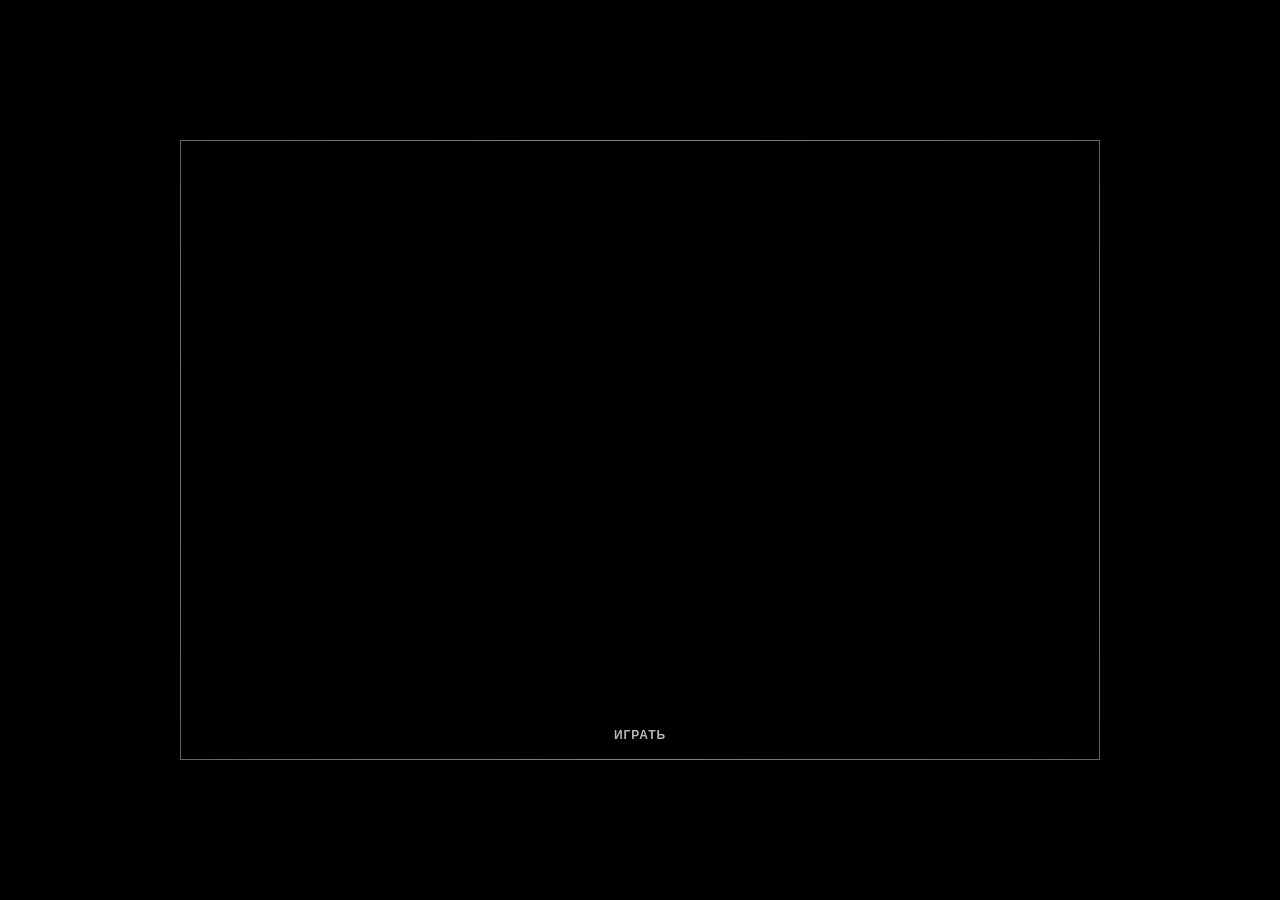
<file: save-arcade/emulator/emulator.html>
<!doctype html>
<html lang="ru">
<head>
  <meta charset="utf-8" />
  <meta
    name="viewport"
    content="width=device-width,initial-scale=1,maximum-scale=1,user-scalable=no"
  />
  <title>SAVE Arcade Emulator</title>

  <style>
    :root {
      color-scheme: dark;
      --save-accent: #c84d37;
      --save-text: #f4f1e8;
    }

    * {
      box-sizing: border-box;
    }

    html,
    body,
    #game {
      width: 100%;
      height: 100%;
      margin: 0;
    }

    html,
    body {
      background: #000;
      overflow: hidden;
    }

    body {
      position: relative;
      color: var(--save-text);
      font-family: Inter, Arial, sans-serif;
    }

    #game {
      position: absolute;
      inset: 0;
      background: #000;
      opacity: 0;
      pointer-events: none;
      transition: opacity 140ms ease-out;
    }

    body[data-state="running"] #game {
      opacity: 1;
      pointer-events: auto;
    }

    #game .ejs_start_button {
      opacity: 0 !important;
      pointer-events: none !important;
    }

    #save-launch {
      position: absolute;
      z-index: 1000;
      inset: 0;
      display: grid;
      place-items: center;
      overflow: hidden;
      background: #000;
      opacity: 1;
      transition: opacity 140ms ease-out;
    }

    body[data-state="running"] #save-launch {
      opacity: 0;
      pointer-events: none;
    }

    .save-poster {
      position: relative;
      width: min(84vw, 920px);
      height: min(72vh, 620px);
      display: grid;
      place-items: center;
      overflow: hidden;
      background: #000;
      cursor: default;
      user-select: none;
      -webkit-user-select: none;
      -webkit-tap-highlight-color: transparent;
    }

    .save-poster[data-ready="true"] {
      cursor: pointer;
    }

    .save-poster__image {
      width: 100%;
      height: 100%;
      object-fit: contain;
      object-position: center;
      image-rendering: pixelated;
      filter: brightness(0.78);
      background: #000;
      pointer-events: none;
    }

    .save-poster__shade {
      position: absolute;
      inset: 0;
      background:
        radial-gradient(
          circle at center,
          rgba(0, 0, 0, 0.02) 0%,
          rgba(0, 0, 0, 0.1) 42%,
          rgba(0, 0, 0, 0.34) 100%
        );
      pointer-events: none;
    }

    .save-play {
      position: absolute;
      left: 50%;
      top: 50%;
      width: clamp(86px, 9vw, 112px);
      height: clamp(86px, 9vw, 112px);
      transform: translate(-50%, -50%) scale(0.94);
      border: 0;
      border-radius: 50%;
      display: grid;
      place-items: center;
      padding: 0;
      background: var(--save-accent);
      box-shadow:
        0 12px 34px rgba(0, 0, 0, 0.52),
        0 0 0 1px rgba(255, 255, 255, 0.16);
      opacity: 0;
      cursor: pointer;
      transition:
        transform 130ms ease,
        opacity 130ms ease,
        box-shadow 130ms ease;
      -webkit-tap-highlight-color: transparent;
    }

    .save-poster[data-ready="true"] .save-play {
      opacity: 1;
      transform: translate(-50%, -50%) scale(1);
    }

    .save-play:hover {
      transform: translate(-50%, -50%) scale(1.06) !important;
      box-shadow:
        0 16px 42px rgba(0, 0, 0, 0.58),
        0 0 0 1px rgba(255, 255, 255, 0.24);
    }

    .save-play:active {
      transform: translate(-50%, -50%) scale(0.96) !important;
    }

    .save-play__triangle {
      width: 0;
      height: 0;
      margin-left: 8px;
      border-top: 18px solid transparent;
      border-bottom: 18px solid transparent;
      border-left: 29px solid #fff;
      pointer-events: none;
    }

    .save-caption {
      position: absolute;
      z-index: 2;
      left: 50%;
      bottom: 18px;
      transform: translateX(-50%);
      color: rgba(244, 241, 232, 0.76);
      font-size: 12px;
      font-weight: 700;
      letter-spacing: 0.08em;
      text-transform: uppercase;
      pointer-events: none;
    }

    @media (max-width: 680px) {
      .save-poster {
        width: 94vw;
        height: 68vh;
      }

      .save-play {
        width: 86px;
        height: 86px;
      }

      .save-play__triangle {
        margin-left: 6px;
        border-top-width: 15px;
        border-bottom-width: 15px;
        border-left-width: 24px;
      }

      .save-caption {
        bottom: 12px;
        font-size: 11px;
      }
    }
  </style>
</head>

<body data-state="boot">
  <div id="game"></div>

  <div id="save-launch" aria-label="Играть">
    <div id="save-poster" class="save-poster" data-ready="false">
      <img
        id="save-poster-image"
        class="save-poster__image"
        alt=""
        draggable="false"
      />
      <div class="save-poster__shade"></div>

      <button
        id="save-play"
        class="save-play"
        type="button"
        aria-label="Играть"
      >
        <span class="save-play__triangle"></span>
      </button>

      <div class="save-caption">Играть</div>
    </div>
  </div>

  <script>
    (function () {
      var params = new URLSearchParams(window.location.search);
      var core = (params.get('core') || '').toLowerCase();
      var rom = params.get('rom') || '';
      var name = params.get('name') || 'NES Game';

      var poster = document.getElementById('save-poster');
      var posterImage = document.getElementById('save-poster-image');
      var playButton = document.getElementById('save-play');

      var allowedCores = ['nes', 'fceumm', 'nestopia'];
      var allowedInputIndexes = [0, 2, 3, 4, 5, 6, 7, 8];
      var pendingInputs = new Map();

      var gameStarted = false;
      var nativeStartButton = null;
      var startPollTimer = null;

      function parsePlayerContext() {
        try {
          var hash = window.top.location.hash || '';
          var queryIndex = hash.indexOf('?');
          var route =
            queryIndex >= 0 ? hash.slice(1, queryIndex) : hash.slice(1);
          var query = new URLSearchParams(
            queryIndex >= 0 ? hash.slice(queryIndex + 1) : ''
          );
          var match = route.match(/^\/play\/([^/?#]+)/);
          var gameId = match ? decodeURIComponent(match[1]) : '';

          return {
            gameId: gameId,
            launchId: query.get('launch') || ''
          };
        } catch (error) {
          return {
            gameId: '',
            launchId: ''
          };
        }
      }

      function gameAssetParts(gameId) {
        var dash = gameId.indexOf('-');

        if (dash <= 0 || dash >= gameId.length - 1) {
          return null;
        }

        return {
          consoleId: gameId.slice(0, dash),
          slug: gameId.slice(dash + 1)
        };
      }

      function previewCandidates() {
        var context = parsePlayerContext();
        var parts = gameAssetParts(context.gameId);

        if (!parts) {
          return [];
        }

        var base =
          '../assets/games/' +
          encodeURIComponent(parts.consoleId) +
          '/' +
          parts.slug
            .split('/')
            .map(encodeURIComponent)
            .join('/') +
          '/';

        return [
          new URL(base + 'screenshot-01.png', window.location.href).href,
          new URL(base + 'screenshot-02.png', window.location.href).href,
          new URL(base + 'cover.png', window.location.href).href
        ];
      }

      function setPosterImage() {
        var candidates = previewCandidates();
        var index = 0;

        if (candidates.length === 0) {
          return;
        }

        function next() {
          if (index >= candidates.length) {
            posterImage.removeAttribute('src');
            return;
          }

          posterImage.src = candidates[index];
          index += 1;
        }

        posterImage.addEventListener('error', next);
        next();
      }

      function notifyGameCardStarted() {
        var context = parsePlayerContext();

        if (!context.gameId || !context.launchId) {
          return;
        }

        try {
          var opener = window.top.opener;

          if (opener && !opener.closed) {
            opener.postMessage(
              {
                source: 'save-arcade-player',
                type: 'game_started',
                gameId: context.gameId,
                launchId: context.launchId
              },
              window.location.origin
            );
          }
        } catch (error) {
          // Referral notification must never block the game.
        }
      }

      function gameManager() {
        return (
          window.EJS_emulator &&
          window.EJS_emulator.gameManager &&
          typeof window.EJS_emulator.gameManager.simulateInput === 'function'
        )
          ? window.EJS_emulator.gameManager
          : null;
      }

      function applyInput(index, value) {
        var manager = gameManager();

        if (!manager) {
          pendingInputs.set(index, value);
          return;
        }

        manager.simulateInput(0, index, value);
      }

      function flushInputs() {
        var manager = gameManager();

        if (!manager) {
          return;
        }

        pendingInputs.forEach(function (value, index) {
          manager.simulateInput(0, index, value);
        });

        pendingInputs.clear();
      }

      function setStartReady(button) {
        nativeStartButton = button;
        poster.setAttribute('data-ready', 'true');

        var active =
          !!(
            navigator.userActivation &&
            navigator.userActivation.isActive
          );

        if (active) {
          button.click();
        }
      }

      function findNativeStartButton() {
        if (gameStarted || nativeStartButton) {
          return;
        }

        var button = document.querySelector('#game .ejs_start_button');

        if (button) {
          if (startPollTimer) {
            clearInterval(startPollTimer);
            startPollTimer = null;
          }

          setStartReady(button);
        }
      }

      function requestStart() {
        if (!nativeStartButton || gameStarted) {
          return;
        }

        // This click occurs synchronously inside the user's click handler,
        // so browser user activation is preserved.
        nativeStartButton.click();
      }

      playButton.addEventListener('click', requestStart);
      poster.addEventListener('click', function (event) {
        if (event.target === playButton) {
          return;
        }

        requestStart();
      });

      window.addEventListener('message', function (event) {
        if (event.origin !== window.location.origin) {
          return;
        }

        var data = event.data;

        if (
          !data ||
          data.source !== 'save-arcade-player' ||
          data.type !== 'nes-input'
        ) {
          return;
        }

        var index = Number(data.index);
        var value = data.value === 1 ? 1 : 0;

        if (allowedInputIndexes.indexOf(index) === -1) {
          return;
        }

        applyInput(index, value);
      });

      if (allowedCores.indexOf(core) === -1 || !rom) {
        return;
      }

      var romUrl;

      try {
        romUrl = new URL(rom, window.location.href);
      } catch (error) {
        return;
      }

      if (romUrl.origin !== window.location.origin) {
        return;
      }

      setPosterImage();

      window.EJS_player = '#game';
      window.EJS_core = core;
      window.EJS_controlScheme = 'nes';
      window.EJS_gameName = name;
      window.EJS_gameUrl = romUrl.href;

      // Native EJS start UI stays hidden under the SAVE overlay.
      // We click that native start control from our own PLAY overlay.
      window.EJS_startOnLoaded = false;
      window.EJS_startButtonName = 'PLAY';

      window.EJS_CacheLimit = 1;
      window.EJS_pathtodata = 'https://cdn.emulatorjs.org/4.2.3/data/';
      window.EJS_color = '#C84D37';
      window.EJS_backgroundColor = '#000000';
      window.EJS_browserMode = 'desktop';

      window.EJS_onGameStart = function () {
        gameStarted = true;

        if (startPollTimer) {
          clearInterval(startPollTimer);
          startPollTimer = null;
        }

        document.body.setAttribute('data-state', 'running');
        flushInputs();
        notifyGameCardStarted();
      };

      window.EJS_ready = function () {
        flushInputs();
        findNativeStartButton();
      };

      var loader = document.createElement('script');
      loader.src = 'https://cdn.emulatorjs.org/4.2.3/data/loader.js';
      loader.async = true;

      loader.addEventListener('load', function () {
        findNativeStartButton();

        if (!nativeStartButton) {
          startPollTimer = setInterval(findNativeStartButton, 50);
        }
      });

      document.body.appendChild(loader);
    })();
  </script>
</body>
</html>
</file>
<file: style.css>
:root {
  --bg: #07111f;
  --bg-accent: #0b1730;
  --surface: #0d1a2d;
  --surface-2: #13233d;
  --surface-3: #162846;
  --text: #f8fafc;
  --text-soft: #cbd5e1;
  --muted: #94a3b8;
  --border: #223556;
  --shadow: 0 18px 42px rgba(3, 10, 24, 0.32);
  --cta-start: #22c55e;
  --cta-end: #16a34a;
  --cta-text: #052e16;
  --section-payday: #15803d;
  --section-first: #2563eb;
  --section-new: #7c3aed;
  --section-rare: #92400e;
  --section-clean: #0f766e;
}

* {
  box-sizing: border-box;
}

html {
  scroll-behavior: smooth;
}

body {
  margin: 0;
  font-family: Arial, Helvetica, sans-serif;
  background:
    radial-gradient(circle at top, rgba(37, 99, 235, 0.12), transparent 28%),
    linear-gradient(180deg, #06101d 0%, #07111f 100%);
  color: var(--text);
  line-height: 1.5;
}

a {
  color: inherit;
  text-decoration: none;
}

a:hover {
  text-decoration: none;
}

.container {
  max-width: 1180px;
  margin: 0 auto;
  padding: 16px;
}

header {
  padding: 16px 0 8px;
}

.badge {
  display: inline-flex;
  align-items: center;
  gap: 8px;
  margin-bottom: 10px;
  padding: 6px 10px;
  border-radius: 999px;
  background: rgba(37, 99, 235, 0.12);
  border: 1px solid rgba(96, 165, 250, 0.24);
  color: #bfdbfe;
  font-size: 13px;
  font-weight: 700;
}

h1,
h2,
h3,
h4 {
  margin-top: 0;
  line-height: 1.15;
}

h1 {
  margin-bottom: 10px;
  font-size: 34px;
  letter-spacing: -0.02em;
}

h2 {
  margin: 28px 0 14px;
  font-size: 28px;
  letter-spacing: -0.02em;
}

p {
  margin: 0;
}

.lead {
  max-width: 860px;
  color: var(--text-soft);
  font-size: 16px;
}

.hero-meta {
  margin-top: 10px;
  color: var(--muted);
  font-size: 13px;
}

.hero-meta strong {
  color: var(--text);
}

.section-tabs-wrap {
  position: sticky;
  top: 0;
  z-index: 20;
  margin-top: 14px;
  padding: 8px 0 10px;
  overflow: visible;
  background: rgba(7, 17, 31, 0.84);
  backdrop-filter: blur(10px);
}

.section-tabs {
  display: flex;
  gap: 10px;
  overflow-x: auto;
  padding: 2px 0 4px;
  scrollbar-width: none;
  -ms-overflow-style: none;
  scroll-snap-type: x proximity;
}

.section-tabs::-webkit-scrollbar {
  display: none;
}

.section-tab,
nav.top-nav a {
  display: inline-flex;
  align-items: center;
  justify-content: center;
  min-height: 42px;
  padding: 0 14px;
  border-radius: 999px;
  border: 1px solid var(--border);
  background: rgba(13, 26, 45, 0.95);
  color: var(--text-soft);
  font-size: 14px;
  font-weight: 700;
  white-space: nowrap;
  scroll-snap-align: start;
  transition: border-color 0.16s ease, background 0.16s ease, box-shadow 0.16s ease;
}

.section-tab:hover,
nav.top-nav a:hover {
  box-shadow: 0 0 0 1px rgba(255, 255, 255, 0.04) inset;
}

.section-tab--active,
.section-tab--payday,
.section-badge--payday {
  background: rgba(21, 128, 61, 0.18);
  border-color: rgba(74, 222, 128, 0.34);
  color: #bbf7d0;
}

.section-tab--first,
.section-badge--first {
  background: rgba(37, 99, 235, 0.18);
  border-color: rgba(96, 165, 250, 0.34);
  color: #bfdbfe;
}

.section-tab--new,
.section-badge--new {
  background: rgba(124, 58, 237, 0.18);
  border-color: rgba(196, 181, 253, 0.34);
  color: #ddd6fe;
}

.section-tab--rare,
.section-badge--rare {
  background: rgba(146, 64, 14, 0.18);
  border-color: rgba(251, 191, 36, 0.34);
  color: #fde68a;
}

.section-tab--clean,
.section-badge--clean {
  background: rgba(15, 118, 110, 0.18);
  border-color: rgba(94, 234, 212, 0.34);
  color: #ccfbf1;
}

.section-tab--ghost {
  background: rgba(13, 26, 45, 0.95);
  border-color: var(--border);
  color: var(--text-soft);
}

nav.top-nav {
  display: flex;
  flex-wrap: wrap;
  gap: 10px;
  margin: 18px 0 0;
}

.hero-actions {
  display: flex;
  gap: 10px;
  margin-top: 14px;
  flex-wrap: wrap;
}

.button,
.cta-button {
  display: inline-flex;
  align-items: center;
  justify-content: center;
  min-height: 52px;
  padding: 0 18px;
  border: 0;
  border-radius: 16px;
  background: linear-gradient(135deg, var(--cta-start) 0%, var(--cta-end) 100%);
  color: var(--cta-text);
  font-size: 16px;
  font-weight: 800;
  text-align: center;
  box-shadow: 0 14px 28px rgba(22, 163, 74, 0.18);
  transition: transform 0.16s ease, box-shadow 0.16s ease, filter 0.16s ease;
}

.button:hover,
.cta-button:hover {
  transform: translateY(-1px);
  box-shadow: 0 18px 32px rgba(22, 163, 74, 0.24);
  filter: brightness(1.03);
}

.button:active,
.cta-button:active {
  transform: scale(0.985);
}

.button-secondary {
  background: linear-gradient(135deg, #1d4ed8 0%, #2563eb 100%);
  color: #eff6ff;
  box-shadow: 0 14px 28px rgba(37, 99, 235, 0.2);
}

.card {
  display: flex;
  flex-direction: column;
  gap: 10px;
  height: 100%;
  padding: 18px;
  border: 1px solid var(--border);
  border-radius: 20px;
  background: linear-gradient(180deg, rgba(19, 35, 61, 0.96) 0%, rgba(10, 22, 38, 0.98) 100%);
  box-shadow: var(--shadow);
}

.card h3 {
  margin-bottom: 0;
  font-size: 24px;
}

.card p {
  margin-bottom: 10px;
  color: var(--text-soft);
}

.grid {
  display: grid;
  grid-template-columns: repeat(auto-fit, minmax(260px, 1fr));
  gap: 18px;
}

.section-box {
  margin-top: 18px;
  padding: 18px;
  border: 1px solid var(--border);
  border-radius: 20px;
  background: linear-gradient(180deg, rgba(19, 35, 61, 0.72) 0%, rgba(10, 22, 38, 0.84) 100%);
}

.section-box p + p {
  margin-top: 12px;
}

.rating-toolbar {
  display: flex;
  align-items: center;
  justify-content: space-between;
  gap: 12px;
  margin: 12px 0 14px;
  color: var(--muted);
  font-size: 13px;
}

.rating-list {
  display: grid;
  gap: 14px;
}

.rating-card {
  position: relative;
  overflow: hidden;
  padding: 16px;
  border: 1px solid var(--border);
  border-radius: 22px;
  background: linear-gradient(180deg, rgba(19, 35, 61, 0.98) 0%, rgba(9, 18, 33, 1) 100%);
  box-shadow: var(--shadow);
}

.rating-card--featured {
  border-color: rgba(250, 204, 21, 0.28);
  box-shadow: 0 20px 36px rgba(250, 204, 21, 0.08), var(--shadow);
}

.rating-card__header {
  display: flex;
  align-items: flex-start;
  justify-content: space-between;
  gap: 12px;
}

.rating-card__brand-wrap {
  display: flex;
  align-items: center;
  gap: 12px;
  min-width: 0;
}

.logo-box {
  display: inline-flex;
  align-items: center;
  justify-content: center;
  width: 44px;
  height: 44px;
  border-radius: 14px;
  background: linear-gradient(135deg, #0f766e 0%, #2563eb 100%);
  color: #f8fafc;
  font-weight: 900;
  font-size: 18px;
  flex-shrink: 0;
}

.rating-card__brand {
  margin: 0;
  font-size: 23px;
}

.rating-card__scenario {
  margin-top: 4px;
  color: var(--text-soft);
  font-size: 15px;
  font-weight: 700;
}

.rating-card__score {
  display: inline-flex;
  flex-direction: column;
  align-items: center;
  justify-content: center;
  min-width: 56px;
  padding: 8px 10px;
  border-radius: 14px;
  background: rgba(8, 18, 34, 0.9);
  border: 1px solid rgba(148, 163, 184, 0.18);
  color: #f8fafc;
  flex-shrink: 0;
}

.rating-card__score strong {
  font-size: 20px;
  line-height: 1;
}

.rating-card__score span {
  margin-top: 3px;
  font-size: 11px;
  color: var(--muted);
}

.rating-card__badges {
  display: flex;
  flex-wrap: wrap;
  gap: 8px;
  margin-top: 14px;
}

.section-badge,
.signal {
  display: inline-flex;
  align-items: center;
  justify-content: center;
  min-height: 34px;
  padding: 0 12px;
  border-radius: 999px;
  border: 1px solid transparent;
  font-size: 12px;
  font-weight: 800;
  line-height: 1;
  white-space: nowrap;
}

.section-badge {
  box-shadow: inset 0 0 0 1px rgba(255,255,255,0.02);
}

.signal-best {
  background: rgba(250, 204, 21, 0.16);
  border-color: rgba(250, 204, 21, 0.34);
  color: #fde68a;
}

.signal-fast {
  background: rgba(34, 197, 94, 0.14);
  border-color: rgba(34, 197, 94, 0.3);
  color: #bbf7d0;
}

.signal-new {
  background: rgba(59, 130, 246, 0.14);
  border-color: rgba(59, 130, 246, 0.3);
  color: #bfdbfe;
}

.signal-top {
  background: rgba(244, 114, 182, 0.14);
  border-color: rgba(244, 114, 182, 0.3);
  color: #fbcfe8;
}

.signal-safe {
  background: rgba(168, 85, 247, 0.14);
  border-color: rgba(168, 85, 247, 0.3);
  color: #e9d5ff;
}

.signal-clear {
  background: rgba(15, 118, 110, 0.14);
  border-color: rgba(94, 234, 212, 0.28);
  color: #ccfbf1;
}

.signal-night {
  background: rgba(15, 23, 42, 0.82);
  border-color: rgba(148, 163, 184, 0.24);
  color: #cbd5e1;
}

.signal-age {
  background: rgba(14, 165, 233, 0.14);
  border-color: rgba(14, 165, 233, 0.3);
  color: #bae6fd;
}

.rating-card__metrics {
  display: grid;
  grid-template-columns: repeat(2, minmax(0, 1fr));
  gap: 10px;
  margin-top: 14px;
}

.metric {
  padding: 12px;
  border-radius: 16px;
  background: rgba(7, 17, 31, 0.82);
  border: 1px solid rgba(34, 53, 86, 0.9);
}

.metric__label {
  display: block;
  color: var(--muted);
  font-size: 12px;
  margin-bottom: 5px;
}

.metric__value {
  display: block;
  color: var(--text);
  font-size: 16px;
  font-weight: 800;
}

.rating-card__footer {
  margin-top: 14px;
}

.rating-card__footer .cta-button {
  width: 100%;
}

.rating-card__trust {
  margin-top: 10px;
  color: var(--muted);
  font-size: 13px;
}

.small {
  color: var(--muted);
  font-size: 13px;
}

.table-wrap {
  overflow-x: auto;
}

table.offer-table {
  width: 100%;
  border-collapse: collapse;
  margin-top: 18px;
  background: #0b1220;
  border: 1px solid var(--border);
  border-radius: 16px;
  overflow: hidden;
}

table.offer-table th,
table.offer-table td {
  padding: 14px;
  border-bottom: 1px solid var(--border);
  text-align: left;
  vertical-align: top;
}

table.offer-table th {
  color: #cbd5e1;
  background: #111827;
}

table.offer-table td:last-child,
table.offer-table th:last-child {
  text-align: center;
}

table.offer-table .button {
  min-width: 124px;
}

.faq-item {
  margin-bottom: 14px;
}

footer {
  margin-top: 40px;
  padding: 18px 0 36px;
  color: var(--muted);
  border-top: 1px solid rgba(34, 53, 86, 0.7);
}

@media (min-width: 768px) {
  .container {
    padding: 22px;
  }

  header {
    padding-top: 22px;
  }

  h1 {
    font-size: 46px;
  }

  .lead {
    font-size: 18px;
  }

  .rating-card {
    padding: 20px;
  }

  .rating-card__metrics {
    grid-template-columns: repeat(4, minmax(0, 1fr));
  }

  .rating-card__footer {
    display: flex;
    align-items: center;
    justify-content: space-between;
    gap: 14px;
  }

  .rating-card__footer .cta-button {
    width: 220px;
    flex-shrink: 0;
  }

  .rating-card__trust {
    margin-top: 0;
    text-align: right;
  }
}

@media (max-width: 767px) {
  h1 {
    font-size: 32px;
  }

  h2 {
    font-size: 24px;
    margin-top: 24px;
  }

  .lead {
    font-size: 15px;
  }

  .container {
    padding: 14px;
  }

  .section-tabs-wrap {
    position: static;
    margin-top: 12px;
    padding: 6px 0 8px;
  }

  .section-tabs {
    display: grid;
    grid-template-columns: repeat(2, minmax(0, 1fr));
    gap: 8px;
    overflow: visible;
    padding: 0;
    scroll-snap-type: none;
  }

  .section-tab {
    width: 100%;
    min-height: 50px;
    padding: 8px 10px;
    font-size: 12px;
    line-height: 1.15;
    white-space: normal;
    text-align: center;
  }

  .rating-card__brand {
    font-size: 21px;
  }

  .rating-card__score {
    min-width: 52px;
    padding: 7px 8px;
  }

  .button,
  .cta-button {
    width: 100%;
  }

  nav.top-nav {
    display: none;
  }
}

@media (hover: none) {
  .section-tab:hover,
  nav.top-nav a:hover {
    box-shadow: none;
  }
}
</file>
